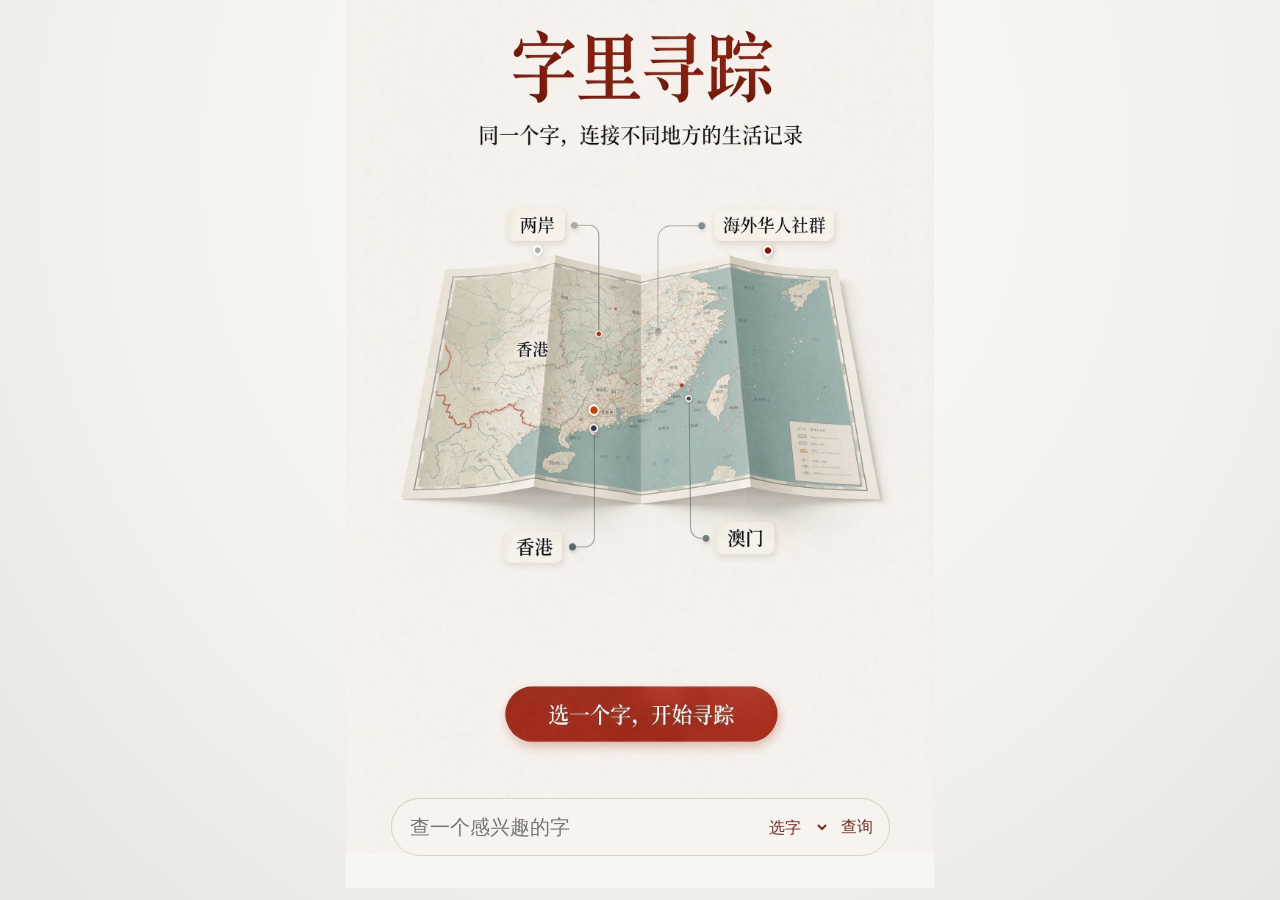
<file: index.html>
<!doctype html>
<html lang="zh-CN"><head><meta charset="utf-8"><meta name="viewport" content="width=device-width,initial-scale=1">
<title>字里寻踪：两岸四海的生活印记</title>
<script>
if (window.parent !== window) {
  window.parent.postMessage({isStreamlitMessage:true,type:'streamlit:componentReady',apiVersion:1}, '*');
  window.parent.postMessage({isStreamlitMessage:true,type:'streamlit:setFrameHeight',height:window.innerHeight}, '*');
}
</script>
</head><body>
<style>
* {box-sizing:border-box}
body {margin:0; min-height:100dvh; background:radial-gradient(ellipse at 52% 18%,#fdfcf9 0%,#f2f1ee 60%,#e6e5e1); color:#302b28}
#lookup-status {text-align:center;font:1rem/1.5 sans-serif;margin:0 auto;padding:10px}


.globe-cover {
  width:min(100%, 900px, calc((100dvh - 12px) * 1600 / 2416));
  aspect-ratio:1600/2416; margin:auto;
  position:relative; container-type:inline-size; overflow:hidden;
  background:#f8f6f1;
}
.globe-art {
  position:absolute; top:-20cqw; left:0; display:block;
  width:100%; height:auto; pointer-events:none;
  clip-path:inset(0 0 calc(100% - 165cqw) 0);
}
.globe-start,.globe-search { position:absolute; border-radius:999px; }
.globe-start { left:27%; top:116.53cqw; width:46.5%; height:9.97cqw; }
.globe-search { left:7.7%; top:135.75cqw; width:84.8%; height:9.79cqw; }
.globe-search input {
  width:100%; height:100%; border:0; border-radius:inherit; box-sizing:border-box;
  background:transparent; color:transparent; padding:0 5%;
  font:clamp(16px,3.5cqw,20px) "Songti SC","SimSun",serif;
}
.globe-search input:focus,.globe-search input:valid {background:#f7f4ef;color:#302b28;}
.globe-start:focus-visible,.globe-search input:focus-visible {outline:2px solid #8d291a;}

.lookup-result{max-width:42rem;margin:12px auto;padding:18px;background:#fffaf2;color:#3c2f29}.lookup-result a{color:#8c291d}
.globe-search {
  display:grid;
  grid-template-columns:minmax(0,1fr) clamp(54px,12cqw,72px) clamp(46px,10cqw,64px);
  align-items:center;
  min-height:34px;
  background:#f7f4ef;
  border:1px solid #dfd3c5;
}
.globe-search input,.globe-search input:focus,.globe-search input:valid {
  width:100%;
  min-width:0;
  padding:0 clamp(8px,3cqw,18px);
  background:transparent;
  color:#302b28;
}
.globe-search select,.globe-search button {
  width:100%;
  min-width:0;
  height:100%;
  border:0;
  background:transparent;
  color:#6f2c22;
  padding:0 5px;
  font:clamp(13px,2.8cqw,16px) system-ui,sans-serif;
  white-space:nowrap;
}
.globe-search button {
  padding-right:10px;
  border-radius:0 999px 999px 0;
  cursor:pointer;
}
.globe-search :is(select,button):focus-visible {
  outline:2px solid #8d291a;
  outline-offset:-2px;
}
.lookup-result{max-width:42rem;margin:12px auto;padding:18px;background:#fffaf2;color:#3c2f29}.lookup-result a{color:#8c291d}
</style>
<main class="globe-cover" aria-label="字里寻踪。 同一个字，连接不同地方的生活记录">
  <img class="globe-art" src="globe-cover-reference.png" width="1600" height="2848" alt="折页地图，标有两岸、香港、澳门与海外华人社群">
  <a class="globe-start" href="featured.html" target="_self" aria-label="选一个字，开始寻踪"></a>
  <form class="globe-search" id="lookup" role="search"><input id="hanzi" aria-label="输入一个汉字" placeholder="查一个感兴趣的字" autocomplete="off" enterkeyhint="search"><select id="featured-word" aria-label="快速选择精选汉字"><option value="">选字</option><option value="年">年</option><option value="门">门</option><option value="茶">茶</option><option value="船">船</option><option value="灯">灯</option><option value="圆">圆</option></select><button type="submit">查询</button></form>
</main>

<section id="lookup-result" class="lookup-result" hidden>
<h2 id="word"></h2><p id="status" role="status"></p><div id="definitions"></div>
<p><a id="source" target="_blank" rel="noopener">查看萌典原词条</a></p>
<button id="retry" type="button" hidden>重新查询</button> <a id="story">查看精选故事</a>
</section>
<script>
const input = document.getElementById('hanzi');
const featuredWord = document.getElementById('featured-word');
const panel = document.getElementById('lookup-result');
const heading = document.getElementById('word');
const status = document.getElementById('status');
const definitions = document.getElementById('definitions');
const source = document.getElementById('source');
const retry = document.getElementById('retry');
const story = document.getElementById('story');
const entries = {年:['年','nian.html'],门:['門','men.html'],茶:['茶','cha.html'],船:['船','chuan.html'],灯:['燈','deng.html'],圆:['圓','yuan.html']};
for (const character of ['门', '灯', '圆']) {
  entries[entries[character][0]] = entries[character];
}
let active;
async function lookup() {
  active?.abort();
  active = null;
  const word = input.value.trim();
  panel.hidden = false;
  definitions.replaceChildren();
  retry.hidden = true;
  source.hidden = true;
  story.hidden = true;
  heading.textContent = '';
  if (!/^\p{Script=Han}$/u.test(word)) {
    status.textContent = '请一次输入一个汉字。';
    panel.scrollIntoView({block:'nearest'});
    return;
  }
  const [form, storyUrl] = entries[word] ?? [word];
  const controller = new AbortController();
  active = controller;
  const timeout = setTimeout(() => controller.abort(), 10000);
  panel.hidden = false;
  heading.textContent = word;
  status.textContent = '正在查询萌典…';
  definitions.replaceChildren();
  retry.hidden = true;
  source.href = 'https://www.moedict.tw/' + encodeURIComponent(form);
  source.hidden = false;
  if (storyUrl) {
    story.href = storyUrl;
    story.hidden = false;
  }
  panel.scrollIntoView({block:'nearest'});
  try {
    const response = await fetch('https://www.moedict.tw/uni/' + encodeURIComponent(form), {signal:controller.signal});
    if (active !== controller || input.value.trim() !== word) return;
    if (response.status === 404) {
      status.textContent = '萌典未找到这个字，可尝试另一种简繁写法。';
      return;
    }
    if (!response.ok) throw new Error('Dictionary request failed');
    const entry = await response.json();
    if (active !== controller || input.value.trim() !== word) return;
    if (entry.title !== form || !Array.isArray(entry.heteronyms)) throw new Error('Unexpected entry');
    heading.textContent = word === form ? word : word + ' · 萌典字形「' + form + '」';
    status.textContent = [entry.radical && '部首 ' + entry.radical, entry.stroke_count && '词典字形笔画 ' + entry.stroke_count].filter(Boolean).join('　');
    for (const reading of entry.heteronyms) {
      const paragraph = document.createElement('p');
      paragraph.textContent = [reading.pinyin || reading.bopomofo, (reading.definitions || []).filter(item => item.def).map((item, index) => (index + 1) + '. ' + (item.type ? '[' + item.type + '] ' : '') + item.def + (item.example?.length ? ' 例：' + item.example.join('；') : '')).join('\n')].filter(Boolean).join('　');
      paragraph.style.whiteSpace = 'pre-wrap';
      definitions.append(paragraph);
    }
  } catch {
    if (active !== controller || input.value.trim() !== word) return;
    status.textContent = '暂时无法取得词条，可重试或查看萌典原词条。';
    retry.hidden = false;
  } finally {clearTimeout(timeout);}
}
document.getElementById('lookup').addEventListener('submit', event => {
  event.preventDefault();
  lookup();
});
featuredWord.addEventListener('change', () => {
  if (!featuredWord.value) return;
  input.value = featuredWord.value;
  lookup();
});
input.addEventListener('input', () => {
  featuredWord.value = '';
  active?.abort();
  active = null;
  panel.hidden = true;
});
retry.addEventListener('click', lookup);
const requested = new URLSearchParams(location.search).get('hanzi');
if (requested) {
  input.value = requested;
  lookup();
}
</script>
</body></html>
</file>
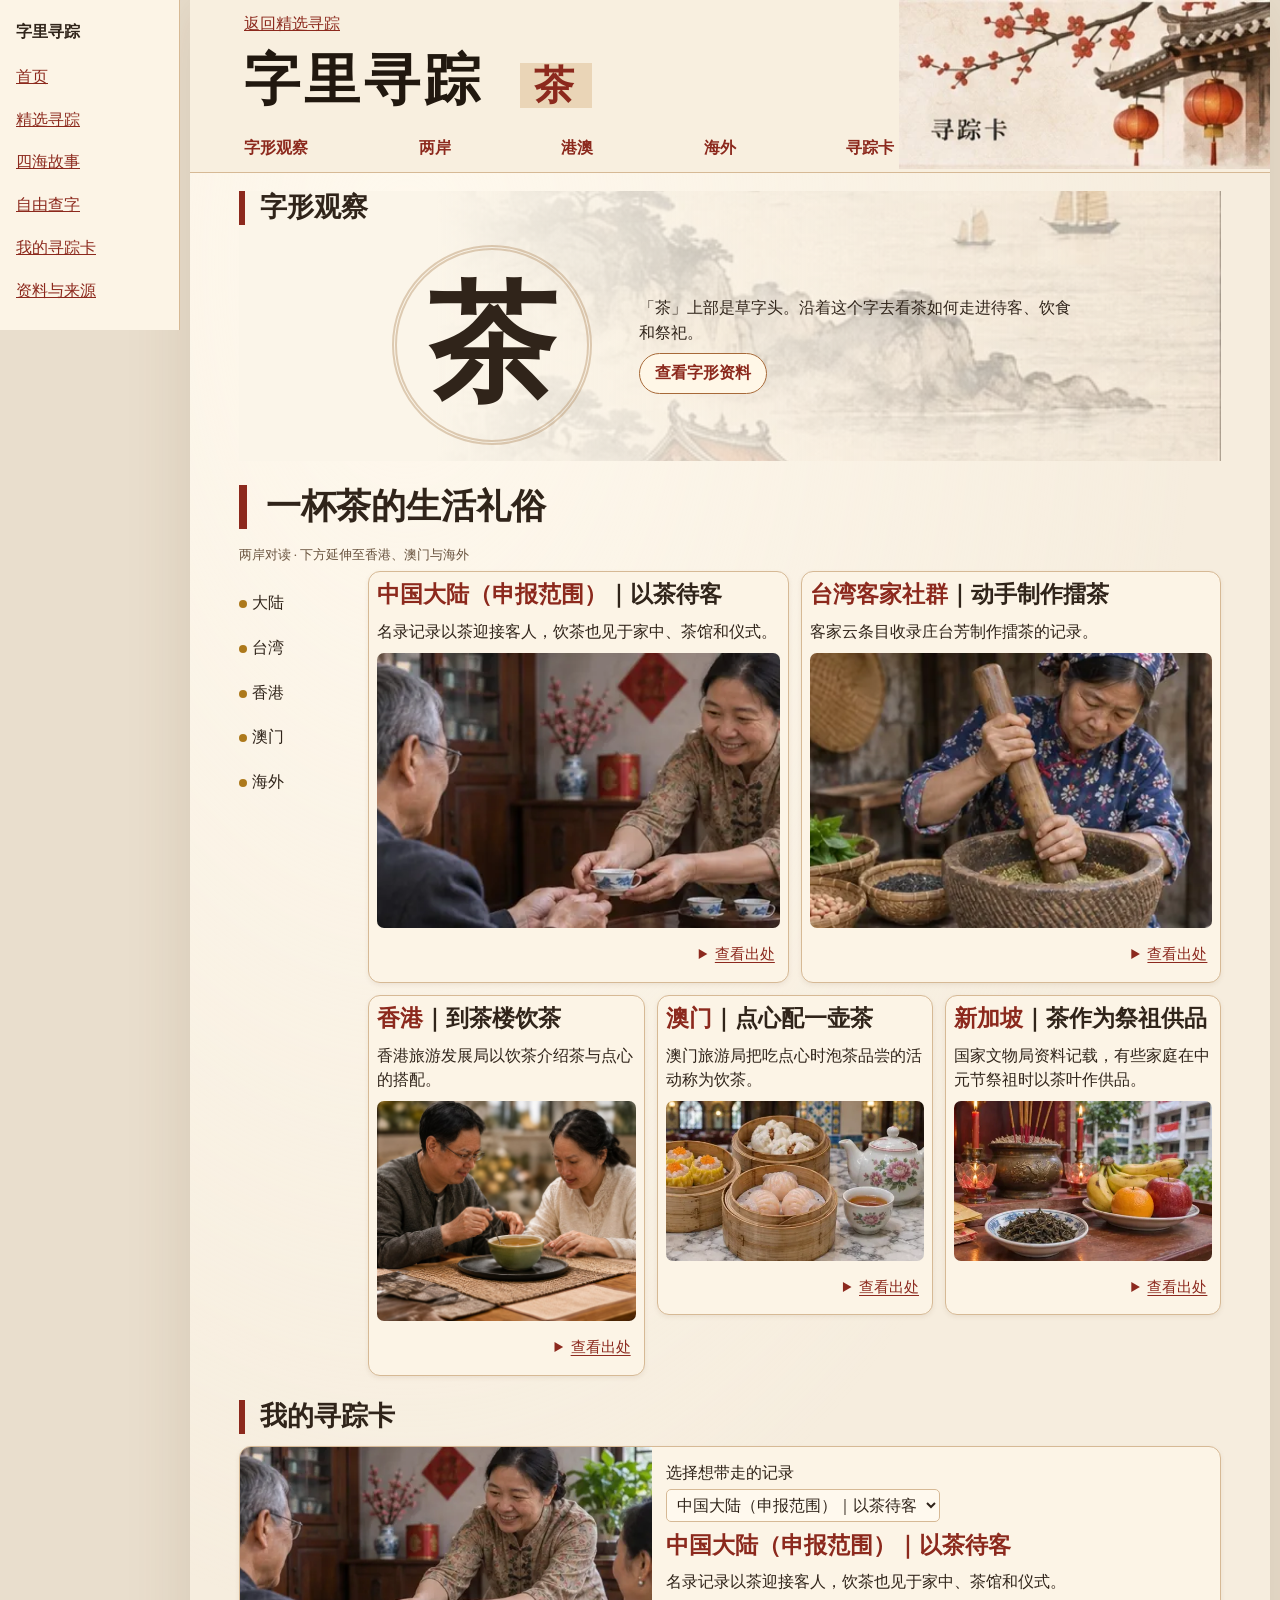
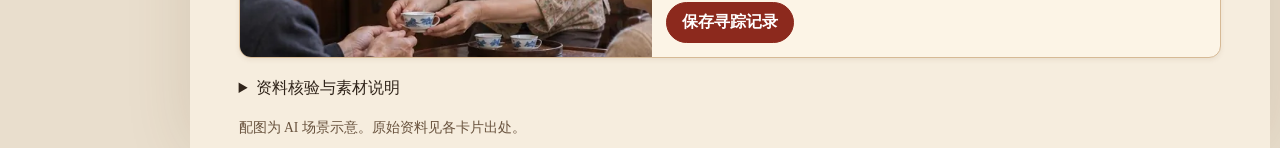
<file: cha.html>
<!doctype html><html lang="zh-CN"><head><meta charset="utf-8"><meta name="viewport" content="width=device-width, initial-scale=1"><title>茶 · 一杯茶的生活礼俗</title><link rel="stylesheet" href="style.css"><style>.demo-shell{display:grid;grid-template-columns:180px minmax(0,1fr);max-width:1280px;margin:auto;align-items:start}.page{width:100%}.directory{position:sticky;top:0;background:#fcf4e6;padding:20px 16px;border-right:1px solid var(--line)}.directory nav{display:grid;gap:6px;margin-top:14px}.directory a{padding:6px 0}#sources{margin-top:18px;scroll-margin-top:145px}.demo-caption{font-size:.82rem;color:#69533e}.tile img{object-position:var(--crop,50%)}
@media(max-width:750px){.demo-shell{display:block}.directory{position:static}.directory nav{grid-template-columns:repeat(3,1fr)}.tile p{display:block}header nav{flex-wrap:wrap}}</style><style id="tea-image-preview">#cha-3 img{aspect-ratio:auto;object-position:center}dialog:has(#record-image[src="cha-hongkong-restored.jpg"]){width:min(94vw,700px)}dialog #record-image[src="cha-hongkong-restored.jpg"]{max-height:min(58vh,520px);object-fit:contain}@media(max-width:540px){.extras #cha-3{grid-column:1/-1}}</style><style>
.story-evidence{margin:0 10px 10px;font-size:.95rem}
.story-evidence summary{color:#8c291e;text-align:right;padding:6px 3px;cursor:pointer;text-decoration:underline;text-underline-offset:3px}
.story-evidence-content{background:#fff9ee;border-top:1px solid #dbc4a7;padding:12px;line-height:1.6}
.story-evidence dl,.story-evidence dd,.story-evidence blockquote{margin:0}
.story-evidence dt{color:#75412a;font-size:.84rem;font-weight:700}
.story-evidence dd{margin-bottom:10px}
.story-evidence blockquote{border-left:2px solid #b77e55;padding-left:10px}
.story-evidence p{margin:0}
.story-evidence-content>a{font-weight:700}
.pair:has(.story-evidence),.extras:has(.story-evidence){align-items:start}
@media(max-width:540px){.pair:has(.story-evidence){grid-template-columns:1fr}}
</style></head><body data-character="茶"><div class="demo-shell"><aside class="directory"><strong>字里寻踪</strong><nav aria-label="功能目录"><a href="./">首页</a><a href="featured.html">精选寻踪</a><a href="regions.html">四海故事</a><a href="#story-lookup" data-open-story-lookup aria-controls="story-lookup" aria-expanded="false">自由查字</a><a href="#keepsake">我的寻踪卡</a><a href="#sources">资料与来源</a></nav></aside><div class="page"><header><a href="featured.html">返回精选寻踪</a><div class="brand">字里寻踪 <span>茶</span></div><nav aria-label="章节"><a href="#form">字形观察</a><a href="#strait">两岸</a><a href="#cha-3">港澳</a><a href="#cha-5">海外</a><a href="#keepsake">寻踪卡</a></nav></header>
<main><style>
.story-lookup{scroll-margin-top:130px;background:#fcf7ed;border:1px solid #d9c5ac;border-radius:12px;padding:clamp(10px,3vw,22px);margin:0 0 20px}
.story-lookup[hidden]{display:none}
.story-lookup-heading{display:flex;align-items:center;justify-content:space-between;gap:8px;margin-bottom:8px}
.story-lookup-heading h2{margin:0}
.story-lookup-heading button{border:1px solid #d9c5ac;border-radius:999px;background:#fffaf2;color:#8c291d;min-height:44px;padding:4px 12px;white-space:nowrap}
.story-lookup-form{display:grid;grid-template-columns:minmax(0,1fr) 62px 54px;max-width:550px;min-height:44px;border:1px solid #d9c5ac;border-radius:999px;background:#fffbf3}
.story-lookup-form>*{min-width:0;width:100%;font:inherit;border:0;background:transparent;color:#8c291d;white-space:nowrap;padding:4px 6px}
.story-lookup-form input{color:#30241a;border-radius:999px 0 0 999px;padding-left:12px}
.story-lookup-form button{border-radius:0 999px 999px 0}
.story-lookup-form :focus-visible{outline:2px solid #8c291d;outline-offset:-2px}
.story-lookup .lookup-result{margin-top:12px;max-width:650px}
</style>
<section id="story-lookup" class="story-lookup" aria-labelledby="story-lookup-title" hidden>
<div class="story-lookup-heading"><h2 id="story-lookup-title">自由查字</h2><button type="button" id="close-story-lookup">收起查字</button></div>
<form class="story-lookup-form" id="story-lookup-form" role="search"><input id="hanzi" aria-label="输入一个汉字" placeholder="查一个感兴趣的字" autocomplete="off" enterkeyhint="search"><select id="featured-word" aria-label="快速选择精选汉字"><option value="">选字</option><option value="年">年</option><option value="门">门</option><option value="茶">茶</option><option value="船">船</option><option value="灯">灯</option><option value="圆">圆</option></select><button type="submit">查询</button></form>
<section id="lookup-result" class="lookup-result" hidden>
<h2 id="word"></h2><p id="status" role="status"></p><div id="definitions"></div>
<p><a id="source" target="_blank" rel="noopener">查看萌典原词条</a></p>
<button id="retry" type="button" hidden>重新查询</button> <a id="story">查看精选故事</a>
</section>
</section><section id="form"><h2>字形观察</h2><div class="observation"><div class="glyph">茶</div><div><p>「茶」上部是草字头。沿着这个字去看茶如何走进待客、饮食和祭祀。</p><button class="outline" id="open-glyph" type="button" aria-haspopup="dialog" aria-controls="glyph-dialog">查看字形资料</button></div></div></section>
<section id="strait"><h1>一杯茶的生活礼俗</h1><p class="demo-caption">两岸对读 · 下方延伸至香港、澳门与海外</p><div class="journey"><nav class="route" aria-label="地区"><button type="button" data-record="cha-1">大陆</button><button type="button" data-record="cha-2">台湾</button><button type="button" data-record="cha-3">香港</button><button type="button" data-record="cha-4">澳门</button><button type="button" data-record="cha-5">海外</button></nav><div><div class="pair"><article class="tile" id="cha-1" style="--crop:20%"><button type="button" data-record="cha-1"><h3><strong>中国大陆（申报范围）</strong>｜以茶待客</h3><p>名录记录以茶迎接客人，饮茶也见于家中、茶馆和仪式。</p><img src="cha-1-regional.webp" alt="主题场景示意"></button><details class="story-evidence"><summary>查看出处</summary><div class="story-evidence-content"><dl><dt>故事细节</dt><dd>名录记录以茶迎接客人，饮茶也见于家中、茶馆和仪式。</dd><dt>原文定位</dt><dd>Traditional tea processing techniques and associated social practices in China · 项目简介</dd></dl><a href="https://ich.unesco.org/RL/traditional-tea-processing-techniques-and-associated-social-practices-in-china-01884" target="_blank" rel="noopener">打开原文 →</a></div></details></article><article class="tile" id="cha-2" style="--crop:40%"><button type="button" data-record="cha-2"><h3><strong>台湾客家社群</strong>｜动手制作擂茶</h3><p>客家云条目收录庄台芳制作擂茶的记录。</p><img src="cha-2-regional.webp" alt="主题场景示意"></button><details class="story-evidence"><summary>查看出处</summary><div class="story-evidence-content"><dl><dt>故事细节</dt><dd>客家云条目收录庄台芳制作擂茶的记录。</dd><dt>原文定位</dt><dd>莊臺芳製作擂茶 · 条目正文</dd></dl><a href="https://cloud.hakka.gov.tw/Details?p=80523&amp;pid=290056" target="_blank" rel="noopener">打开原文 →</a></div></details></article></div><div class="extras"><article class="tile" id="cha-3" style="--crop:50%"><button type="button" data-record="cha-3"><h3><strong>香港</strong>｜到茶楼饮茶</h3><p>香港旅游发展局以饮茶介绍茶与点心的搭配。</p><img src="cha-hongkong-restored.jpg" alt="主题场景示意"></button><details class="story-evidence"><summary>查看出处</summary><div class="story-evidence-content"><dl><dt>故事细节</dt><dd>香港旅游发展局以饮茶介绍茶与点心的搭配。</dd><dt>原文定位</dt><dd>Yum Cha · 正文</dd></dl><a href="https://www.discoverhongkong.com/eng/place-to-go/travel.guide-yum-cha.html" target="_blank" rel="noopener">打开原文 →</a></div></details></article><article class="tile" id="cha-4" style="--crop:75%"><button type="button" data-record="cha-4"><h3><strong>澳门</strong>｜点心配一壶茶</h3><p>澳门旅游局把吃点心时泡茶品尝的活动称为饮茶。</p><img src="cha-4-regional.webp" alt="主题场景示意"></button><details class="story-evidence"><summary>查看出处</summary><div class="story-evidence-content"><dl><dt>故事细节</dt><dd>澳门旅游局把吃点心时泡茶品尝的活动称为饮茶。</dd><dt>原文定位</dt><dd>中式点心及菜肴 · 饮茶介绍</dd></dl><a href="https://www.macaotourism.gov.mo/zh-hant/dining/taste-of-macao/chinese-dimsum-and-dishes" target="_blank" rel="noopener">打开原文 →</a></div></details></article><article class="tile" id="cha-5" style="--crop:100%"><button type="button" data-record="cha-5"><h3><strong>新加坡</strong>｜茶作为祭祖供品</h3><p>国家文物局资料记载，有些家庭在中元节祭祖时以茶叶作供品。</p><img src="cha-5-regional.webp" alt="主题场景示意"></button><details class="story-evidence"><summary>查看出处</summary><div class="story-evidence-content"><dl><dt>故事细节</dt><dd>国家文物局资料记载，有些家庭在中元节祭祖时以茶叶作供品。</dd><dt>原文定位</dt><dd>Making and Sharing of Tea · 祭祀用途段落</dd></dl><a href="https://www.roots.gov.sg/ich-landing/ich/Making-and-Sharing-of-Tea" target="_blank" rel="noopener">打开原文 →</a></div></details></article></div></div></div></section>
<section id="keepsake"><h2>我的寻踪卡</h2><div class="keepsake"><img id="keepsake-image" src="cha-1-regional.webp" alt="主题场景示意"><div class="note"><label for="place">选择想带走的记录</label><select id="place"><option value="cha-1">中国大陆（申报范围）｜以茶待客</option><option value="cha-2">台湾客家社群｜动手制作擂茶</option><option value="cha-3">香港｜到茶楼饮茶</option><option value="cha-4">澳门｜点心配一壶茶</option><option value="cha-5">新加坡｜茶作为祭祖供品</option></select><h3 id="selected-title"></h3><p id="selected-detail" aria-live="polite"></p><button class="solid" id="save">保存寻踪记录</button></div></div></section>
<details id="sources"><summary>资料核验与素材说明</summary><ul><li>中国大陆（申报范围） · <a href="https://ich.unesco.org/RL/traditional-tea-processing-techniques-and-associated-social-practices-in-china-01884">Traditional tea processing techniques and associated social practices in China</a> · 项目简介</li><li>台湾客家社群 · <a href="https://cloud.hakka.gov.tw/Details?p=80523&amp;pid=290056">莊臺芳製作擂茶</a> · 条目正文</li><li>香港 · <a href="https://www.discoverhongkong.com/eng/place-to-go/travel.guide-yum-cha.html">Yum Cha</a> · 正文</li><li>澳门 · <a href="https://www.macaotourism.gov.mo/zh-hant/dining/taste-of-macao/chinese-dimsum-and-dishes">中式点心及菜肴</a> · 饮茶介绍</li><li>新加坡 · <a href="https://www.roots.gov.sg/ich-landing/ich/Making-and-Sharing-of-Tea">Making and Sharing of Tea</a> · 祭祀用途段落</li></ul></details><footer>配图为 AI 场景示意。原始资料见各卡片出处。</footer></main></div></div>
<dialog aria-labelledby="record-title"><form method="dialog"><button class="close" aria-label="关闭记录">×</button></form><img id="record-image" alt="主题场景示意"><div class="record"><h2 id="record-title"></h2><p id="record-body"></p><blockquote id="record-quote"></blockquote><div class="actions"><a id="record-source">查看出处</a><button class="solid" id="keep">加入寻踪卡</button></div></div></dialog>
<script id="records" type="application/json">[{"id":"cha-1","hanzi":"茶","region":"大陆","place":"中国大陆（申报范围）","title":"以茶待客","body":"名录记录以茶迎接客人，饮茶也见于家中、茶馆和仪式。","source_title":"Traditional tea processing techniques and associated social practices in China","source_section":"项目简介","source_url":"https://ich.unesco.org/RL/traditional-tea-processing-techniques-and-associated-social-practices-in-china-01884","status":"来源已定位","material_use":"中文摘要；不转载原图，引用时附出处","short":"以茶待客","recorded_action":"名录记录以茶迎接客人，饮茶也见于家中、茶馆和仪式。","image":"cha-1-regional.webp"},{"id":"cha-2","hanzi":"茶","region":"台湾","place":"台湾客家社群","title":"动手制作擂茶","body":"客家云条目收录庄台芳制作擂茶的记录。","source_title":"莊臺芳製作擂茶","source_section":"条目正文","source_url":"https://cloud.hakka.gov.tw/Details?p=80523&pid=290056","status":"来源已定位","material_use":"中文摘要；不转载原图，引用时附出处","short":"动手制作擂茶","recorded_action":"客家云条目收录庄台芳制作擂茶的记录。","image":"cha-2-regional.webp"},{"id":"cha-3","hanzi":"茶","region":"香港","place":"香港","title":"到茶楼饮茶","body":"香港旅游发展局以饮茶介绍茶与点心的搭配。","source_title":"Yum Cha","source_section":"正文","source_url":"https://www.discoverhongkong.com/eng/place-to-go/travel.guide-yum-cha.html","status":"来源已定位","material_use":"中文摘要；不转载原图，引用时附出处","short":"到茶楼饮茶","recorded_action":"香港旅游发展局以饮茶介绍茶与点心的搭配。","image":"cha-hongkong-restored.jpg"},{"id":"cha-4","hanzi":"茶","region":"澳门","place":"澳门","title":"点心配一壶茶","body":"澳门旅游局把吃点心时泡茶品尝的活动称为饮茶。","source_title":"中式点心及菜肴","source_section":"饮茶介绍","source_url":"https://www.macaotourism.gov.mo/zh-hant/dining/taste-of-macao/chinese-dimsum-and-dishes","status":"来源已定位","material_use":"中文摘要；不转载原图，引用时附出处","short":"点心配一壶茶","recorded_action":"澳门旅游局把吃点心时泡茶品尝的活动称为饮茶。","image":"cha-4-regional.webp"},{"id":"cha-5","hanzi":"茶","region":"海外","place":"新加坡","title":"茶作为祭祖供品","body":"国家文物局资料记载，有些家庭在中元节祭祖时以茶叶作供品。","source_title":"Making and Sharing of Tea","source_section":"祭祀用途段落","source_url":"https://www.roots.gov.sg/ich-landing/ich/Making-and-Sharing-of-Tea","status":"来源已定位","material_use":"中文摘要；不转载原图，引用时附出处","short":"茶作为祭祖供品","recorded_action":"国家文物局资料记载，有些家庭在中元节祭祖时以茶叶作供品。","image":"cha-5-regional.webp"}]</script><script src="demo.js"></script><script>const sources=document.getElementById('sources');function revealSources(){if(location.hash==='#sources')sources.open=true;}addEventListener('hashchange',revealSources);revealSources();</script><style>
#glyph-dialog{width:min(92vw,620px);max-height:88vh;padding:22px;box-sizing:border-box;overflow:auto}
#glyph-dialog .glyph-preview-head{display:flex;align-items:start;justify-content:space-between;gap:12px}
#glyph-dialog .glyph-close{min-width:44px;min-height:44px;background:transparent;border:1px solid currentColor;border-radius:50%;font:inherit;cursor:pointer}
#glyph-dialog .glyph-forms{display:flex;flex-wrap:wrap;justify-content:center;gap:12px;margin:16px 0}
#glyph-dialog .glyph-form{flex:1 1 110px;text-align:center}
#glyph-dialog .glyph-large{display:block;font:clamp(82px,26vw,190px)/1.15 KaiTi,STKaiti,serif;color:#8c291d}
#glyph-dialog p{margin:14px 0}
</style>
<dialog id="glyph-dialog" aria-labelledby="glyph-title">
  <div class="glyph-preview-head"><h2 id="glyph-title">「茶」字形观察</h2><form method="dialog"><button type="submit" class="glyph-close" aria-label="关闭字形预览">×</button></form></div>
  <div class="glyph-forms"><div class="glyph-form"><span class="glyph-large">茶</span></div></div>
  <p>「茶」上部是草字头。沿着这个字去看茶如何走进待客、饮食和祭祀。</p>
  <a href="https://humanum.arts.cuhk.edu.hk/Lexis/lexi-mf/search.php?word=%E8%8C%B6" target="_blank" rel="noopener">打开原始字形资料</a>
</dialog>
<script>
(() => {
  const trigger = document.getElementById('open-glyph');
  const preview = document.getElementById('glyph-dialog');
  trigger.addEventListener('click', () => preview.showModal());
  preview.addEventListener('close', () => trigger.focus({preventScroll: true}));
})();
</script>
<script>
(() => {

const input = document.getElementById('hanzi');
const featuredWord = document.getElementById('featured-word');
const panel = document.getElementById('lookup-result');
const heading = document.getElementById('word');
const status = document.getElementById('status');
const definitions = document.getElementById('definitions');
const source = document.getElementById('source');
const retry = document.getElementById('retry');
const story = document.getElementById('story');
const entries = {年:['年','nian.html'],门:['門','men.html'],茶:['茶','cha.html'],船:['船','chuan.html'],灯:['燈','deng.html'],圆:['圓','yuan.html']};
for (const character of ['门', '灯', '圆']) {
  entries[entries[character][0]] = entries[character];
}
let active;
async function lookup() {
  active?.abort();
  active = null;
  const word = input.value.trim();
  panel.hidden = false;
  definitions.replaceChildren();
  retry.hidden = true;
  source.hidden = true;
  story.hidden = true;
  heading.textContent = '';
  if (!/^\p{Script=Han}$/u.test(word)) {
    status.textContent = '请一次输入一个汉字。';

    return;
  }
  const [form, storyUrl] = entries[word] ?? [word];
  const controller = new AbortController();
  active = controller;
  const timeout = setTimeout(() => controller.abort(), 10000);
  panel.hidden = false;
  heading.textContent = word;
  status.textContent = '正在查询萌典…';
  definitions.replaceChildren();
  retry.hidden = true;
  source.href = 'https://www.moedict.tw/' + encodeURIComponent(form);
  source.hidden = false;
  if (storyUrl) {
    story.href = storyUrl;
    story.hidden = false;
  }

  try {
    const response = await fetch('https://www.moedict.tw/uni/' + encodeURIComponent(form), {signal:controller.signal});
    if (active !== controller || input.value.trim() !== word) return;
    if (response.status === 404) {
      status.textContent = '萌典未找到这个字，可尝试另一种简繁写法。';
      return;
    }
    if (!response.ok) throw new Error('Dictionary request failed');
    const entry = await response.json();
    if (active !== controller || input.value.trim() !== word) return;
    if (entry.title !== form || !Array.isArray(entry.heteronyms)) throw new Error('Unexpected entry');
    heading.textContent = word === form ? word : word + ' · 萌典字形「' + form + '」';
    status.textContent = [entry.radical && '部首 ' + entry.radical, entry.stroke_count && '词典字形笔画 ' + entry.stroke_count].filter(Boolean).join('　');
    for (const reading of entry.heteronyms) {
      const paragraph = document.createElement('p');
      paragraph.textContent = [reading.pinyin || reading.bopomofo, (reading.definitions || []).filter(item => item.def).map((item, index) => (index + 1) + '. ' + (item.type ? '[' + item.type + '] ' : '') + item.def + (item.example?.length ? ' 例：' + item.example.join('；') : '')).join('\n')].filter(Boolean).join('　');
      paragraph.style.whiteSpace = 'pre-wrap';
      definitions.append(paragraph);
    }
  } catch {
    if (active !== controller || input.value.trim() !== word) return;
    status.textContent = '暂时无法取得词条，可重试或查看萌典原词条。';
    retry.hidden = false;
  } finally {clearTimeout(timeout);}
}
document.getElementById('story-lookup-form').addEventListener('submit', event => {
  event.preventDefault();
  lookup();
});
featuredWord.addEventListener('change', () => {
  if (!featuredWord.value) return;
  input.value = featuredWord.value;
  lookup();
});
input.addEventListener('input', () => {
  featuredWord.value = '';
  active?.abort();
  active = null;
  panel.hidden = true;
});
retry.addEventListener('click', lookup);

const region = document.getElementById('story-lookup');
const open = document.querySelector('[data-open-story-lookup]');
const close = document.getElementById('close-story-lookup');
let readingPosition;
open.addEventListener('click', event => {
  event.preventDefault();
  event.stopPropagation();
  if (region.hidden) readingPosition = window.scrollY;
  region.hidden = false;
  open.setAttribute('aria-expanded', 'true');
  window.scrollTo(0, window.scrollY + region.getBoundingClientRect().top - 130);
  input.focus({preventScroll: true});
});
function closeLookup() {
  active?.abort();
  active = null;
  region.hidden = true;
  panel.hidden = true;
  open.setAttribute('aria-expanded', 'false');
  open.focus({preventScroll: true});
  window.scrollTo(0, readingPosition ?? 0);
}
close.addEventListener('click', closeLookup);
region.addEventListener('keydown', event => {
  if (event.key === 'Escape') closeLookup();
});
})();
</script></body></html>
</file>
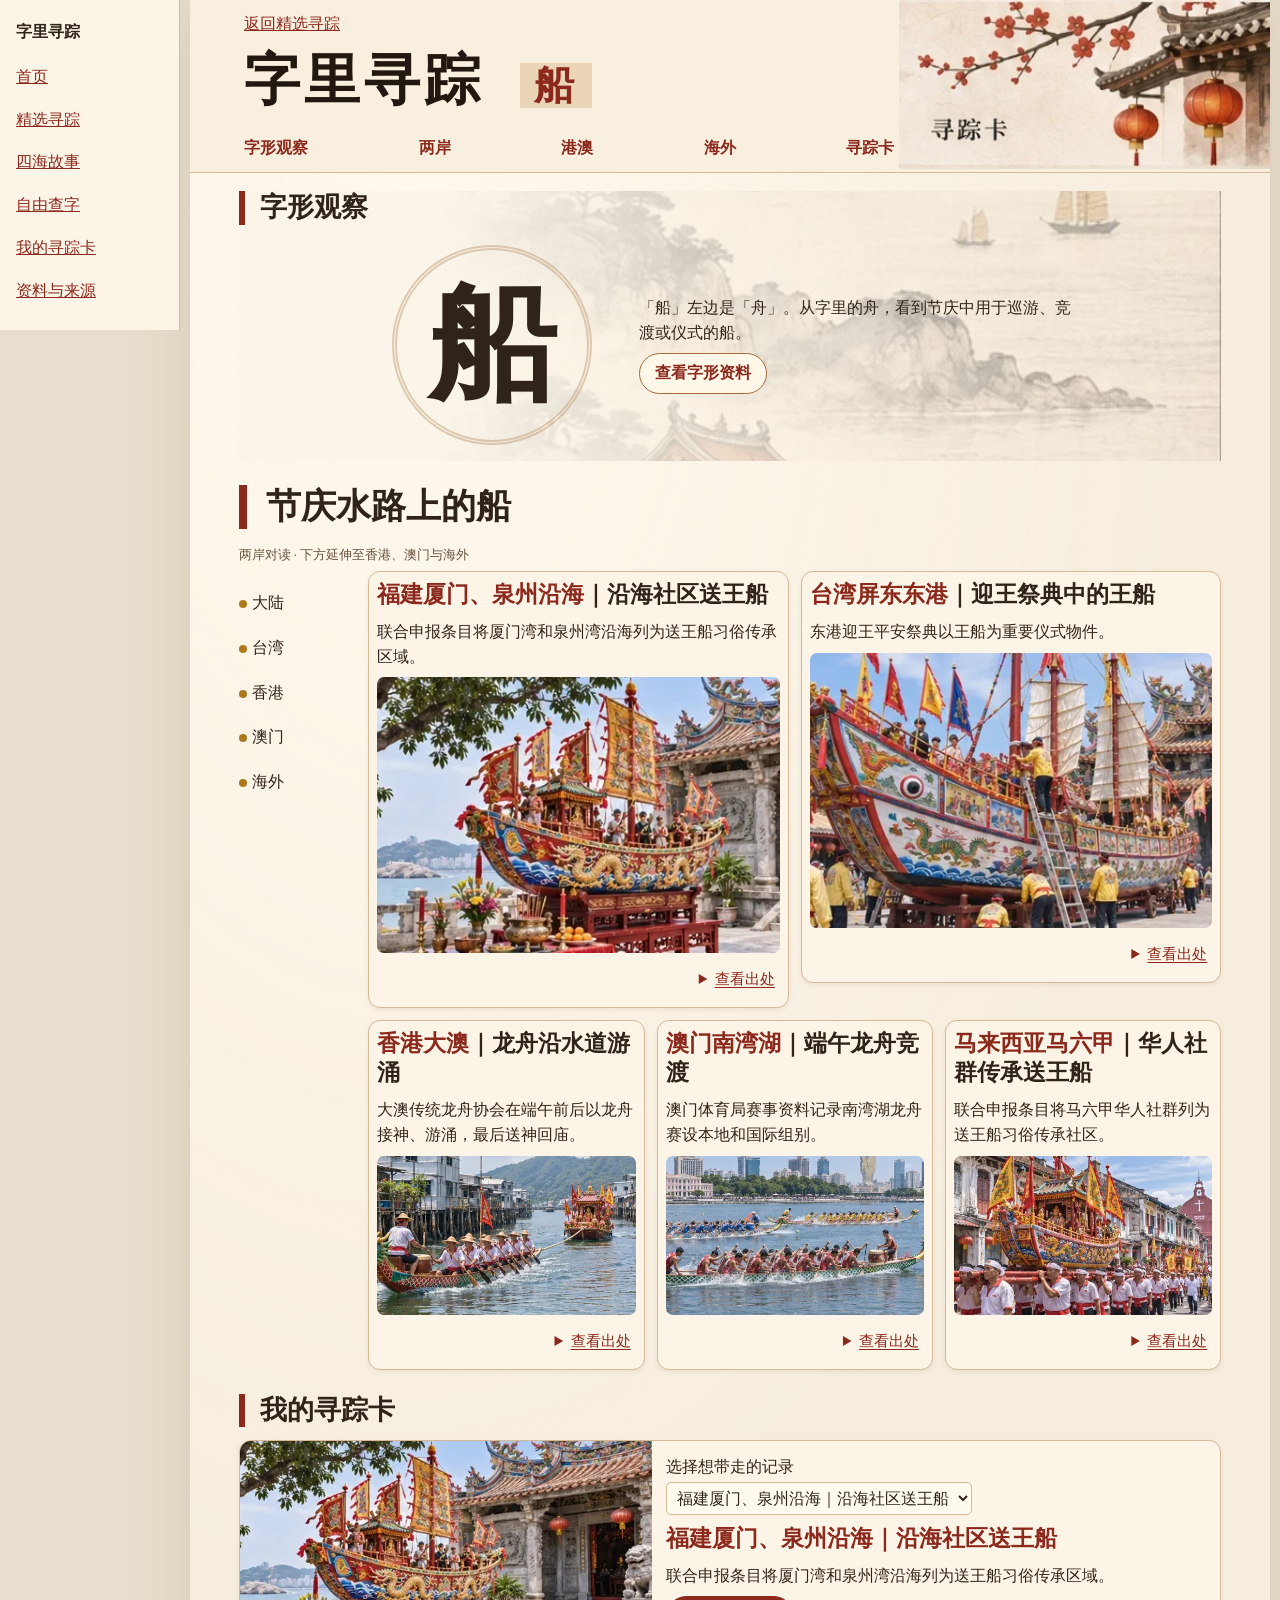
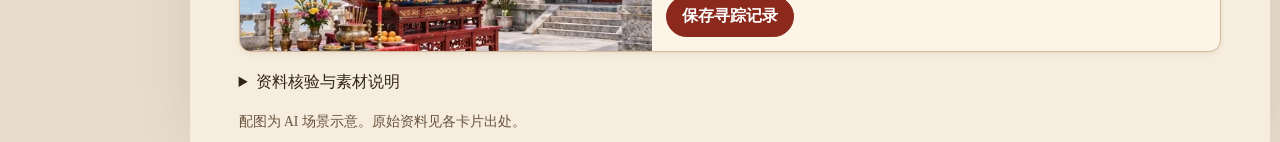
<file: chuan.html>
<!doctype html><html lang="zh-CN"><head><meta charset="utf-8"><meta name="viewport" content="width=device-width, initial-scale=1"><title>船 · 节庆水路上的船</title><link rel="stylesheet" href="style.css"><style>.demo-shell{display:grid;grid-template-columns:180px minmax(0,1fr);max-width:1280px;margin:auto;align-items:start}.page{width:100%}.directory{position:sticky;top:0;background:#fcf4e6;padding:20px 16px;border-right:1px solid var(--line)}.directory nav{display:grid;gap:6px;margin-top:14px}.directory a{padding:6px 0}#sources{margin-top:18px;scroll-margin-top:145px}.demo-caption{font-size:.82rem;color:#69533e}.tile img{object-position:var(--crop,50%)}
@media(max-width:750px){.demo-shell{display:block}.directory{position:static}.directory nav{grid-template-columns:repeat(3,1fr)}.tile p{display:block}header nav{flex-wrap:wrap}}</style><style>
.story-evidence{margin:0 10px 10px;font-size:.95rem}
.story-evidence summary{color:#8c291e;text-align:right;padding:6px 3px;cursor:pointer;text-decoration:underline;text-underline-offset:3px}
.story-evidence-content{background:#fff9ee;border-top:1px solid #dbc4a7;padding:12px;line-height:1.6}
.story-evidence dl,.story-evidence dd,.story-evidence blockquote{margin:0}
.story-evidence dt{color:#75412a;font-size:.84rem;font-weight:700}
.story-evidence dd{margin-bottom:10px}
.story-evidence blockquote{border-left:2px solid #b77e55;padding-left:10px}
.story-evidence p{margin:0}
.story-evidence-content>a{font-weight:700}
.pair:has(.story-evidence),.extras:has(.story-evidence){align-items:start}
@media(max-width:540px){.pair:has(.story-evidence){grid-template-columns:1fr}}
</style></head><body data-character="船"><div class="demo-shell"><aside class="directory"><strong>字里寻踪</strong><nav aria-label="功能目录"><a href="./">首页</a><a href="featured.html">精选寻踪</a><a href="regions.html">四海故事</a><a href="#story-lookup" data-open-story-lookup aria-controls="story-lookup" aria-expanded="false">自由查字</a><a href="#keepsake">我的寻踪卡</a><a href="#sources">资料与来源</a></nav></aside><div class="page"><header><a href="featured.html">返回精选寻踪</a><div class="brand">字里寻踪 <span>船</span></div><nav aria-label="章节"><a href="#form">字形观察</a><a href="#strait">两岸</a><a href="#chuan-3">港澳</a><a href="#chuan-5">海外</a><a href="#keepsake">寻踪卡</a></nav></header>
<main><style>
.story-lookup{scroll-margin-top:130px;background:#fcf7ed;border:1px solid #d9c5ac;border-radius:12px;padding:clamp(10px,3vw,22px);margin:0 0 20px}
.story-lookup[hidden]{display:none}
.story-lookup-heading{display:flex;align-items:center;justify-content:space-between;gap:8px;margin-bottom:8px}
.story-lookup-heading h2{margin:0}
.story-lookup-heading button{border:1px solid #d9c5ac;border-radius:999px;background:#fffaf2;color:#8c291d;min-height:44px;padding:4px 12px;white-space:nowrap}
.story-lookup-form{display:grid;grid-template-columns:minmax(0,1fr) 62px 54px;max-width:550px;min-height:44px;border:1px solid #d9c5ac;border-radius:999px;background:#fffbf3}
.story-lookup-form>*{min-width:0;width:100%;font:inherit;border:0;background:transparent;color:#8c291d;white-space:nowrap;padding:4px 6px}
.story-lookup-form input{color:#30241a;border-radius:999px 0 0 999px;padding-left:12px}
.story-lookup-form button{border-radius:0 999px 999px 0}
.story-lookup-form :focus-visible{outline:2px solid #8c291d;outline-offset:-2px}
.story-lookup .lookup-result{margin-top:12px;max-width:650px}
</style>
<section id="story-lookup" class="story-lookup" aria-labelledby="story-lookup-title" hidden>
<div class="story-lookup-heading"><h2 id="story-lookup-title">自由查字</h2><button type="button" id="close-story-lookup">收起查字</button></div>
<form class="story-lookup-form" id="story-lookup-form" role="search"><input id="hanzi" aria-label="输入一个汉字" placeholder="查一个感兴趣的字" autocomplete="off" enterkeyhint="search"><select id="featured-word" aria-label="快速选择精选汉字"><option value="">选字</option><option value="年">年</option><option value="门">门</option><option value="茶">茶</option><option value="船">船</option><option value="灯">灯</option><option value="圆">圆</option></select><button type="submit">查询</button></form>
<section id="lookup-result" class="lookup-result" hidden>
<h2 id="word"></h2><p id="status" role="status"></p><div id="definitions"></div>
<p><a id="source" target="_blank" rel="noopener">查看萌典原词条</a></p>
<button id="retry" type="button" hidden>重新查询</button> <a id="story">查看精选故事</a>
</section>
</section><section id="form"><h2>字形观察</h2><div class="observation"><div class="glyph">船</div><div><p>「船」左边是「舟」。从字里的舟，看到节庆中用于巡游、竞渡或仪式的船。</p><button class="outline" id="open-glyph" type="button" aria-haspopup="dialog" aria-controls="glyph-dialog">查看字形资料</button></div></div></section>
<section id="strait"><h1>节庆水路上的船</h1><p class="demo-caption">两岸对读 · 下方延伸至香港、澳门与海外</p><div class="journey"><nav class="route" aria-label="地区"><button type="button" data-record="chuan-1">大陆</button><button type="button" data-record="chuan-2">台湾</button><button type="button" data-record="chuan-3">香港</button><button type="button" data-record="chuan-4">澳门</button><button type="button" data-record="chuan-5">海外</button></nav><div><div class="pair"><article class="tile" id="chuan-1" style="--crop:20%"><button type="button" data-record="chuan-1"><h3><strong>福建厦门、泉州沿海</strong>｜沿海社区送王船</h3><p>联合申报条目将厦门湾和泉州湾沿海列为送王船习俗传承区域。</p><img src="chuan-1-regional.webp" alt="主题场景示意"></button><details class="story-evidence"><summary>查看出处</summary><div class="story-evidence-content"><dl><dt>故事细节</dt><dd>联合申报条目将厦门湾和泉州湾沿海列为送王船习俗传承区域。</dd><dt>原文定位</dt><dd>送王船联合申报 · 项目简介</dd></dl><a href="https://ich.unesco.org/en/RL/ong-chun-wangchuan-wangkang-ceremony-rituals-and-related-practices-for-maintaining-the-sustainable-connection-between-man-and-the-ocean-01608" target="_blank" rel="noopener">打开原文 →</a></div></details></article><article class="tile" id="chuan-2" style="--crop:40%"><button type="button" data-record="chuan-2"><h3><strong>台湾屏东东港</strong>｜迎王祭典中的王船</h3><p>东港迎王平安祭典以王船为重要仪式物件。</p><img src="chuan-2-regional.webp" alt="主题场景示意"></button><details class="story-evidence"><summary>查看出处</summary><div class="story-evidence-content"><dl><dt>故事细节</dt><dd>东港迎王平安祭典以王船为重要仪式物件。</dd><dt>原文定位</dt><dd>東港迎王平安祭典 · 条目正文</dd></dl><a href="https://taiwangods.moi.gov.tw/Religious_Culture/html/landscape/1_0011.aspx?i=90" target="_blank" rel="noopener">打开原文 →</a></div></details></article></div><div class="extras"><article class="tile" id="chuan-3" style="--crop:50%"><button type="button" data-record="chuan-3"><h3><strong>香港大澳</strong>｜龙舟沿水道游涌</h3><p>大澳传统龙舟协会在端午前后以龙舟接神、游涌，最后送神回庙。</p><img src="chuan-3-regional.webp" alt="主题场景示意"></button><details class="story-evidence"><summary>查看出处</summary><div class="story-evidence-content"><dl><dt>故事细节</dt><dd>大澳传统龙舟协会在端午前后以龙舟接神、游涌，最后送神回庙。</dd><dt>原文定位</dt><dd>大澳游涌及龙舟竞渡 · 游涌仪式</dd></dl><a href="https://www.islands.gov.hk/sc/festival-tai-o-dragon-boat-water-parade.php" target="_blank" rel="noopener">打开原文 →</a></div></details></article><article class="tile" id="chuan-4" style="--crop:75%"><button type="button" data-record="chuan-4"><h3><strong>澳门南湾湖</strong>｜端午龙舟竞渡</h3><p>澳门体育局赛事资料记录南湾湖龙舟赛设本地和国际组别。</p><img src="chuan-4-regional.webp" alt="主题场景示意"></button><details class="story-evidence"><summary>查看出处</summary><div class="story-evidence-content"><dl><dt>故事细节</dt><dd>澳门体育局赛事资料记录南湾湖龙舟赛设本地和国际组别。</dd><dt>原文定位</dt><dd>澳门国际龙舟赛 · 赛事新闻</dd></dl><a href="https://www.sport.gov.mo/zh/sites/dragonboat_sp/2026/id/929/nid/5694" target="_blank" rel="noopener">打开原文 →</a></div></details></article><article class="tile" id="chuan-5" style="--crop:100%"><button type="button" data-record="chuan-5"><h3><strong>马来西亚马六甲</strong>｜华人社群传承送王船</h3><p>联合申报条目将马六甲华人社群列为送王船习俗传承社区。</p><img src="chuan-5-regional.webp" alt="主题场景示意"></button><details class="story-evidence"><summary>查看出处</summary><div class="story-evidence-content"><dl><dt>故事细节</dt><dd>联合申报条目将马六甲华人社群列为送王船习俗传承社区。</dd><dt>原文定位</dt><dd>送王船联合申报 · 项目简介</dd></dl><a href="https://ich.unesco.org/en/RL/ong-chun-wangchuan-wangkang-ceremony-rituals-and-related-practices-for-maintaining-the-sustainable-connection-between-man-and-the-ocean-01608" target="_blank" rel="noopener">打开原文 →</a></div></details></article></div></div></div></section>
<section id="keepsake"><h2>我的寻踪卡</h2><div class="keepsake"><img id="keepsake-image" src="chuan-1-regional.webp" alt="主题场景示意"><div class="note"><label for="place">选择想带走的记录</label><select id="place"><option value="chuan-1">福建厦门、泉州沿海｜沿海社区送王船</option><option value="chuan-2">台湾屏东东港｜迎王祭典中的王船</option><option value="chuan-3">香港大澳｜龙舟沿水道游涌</option><option value="chuan-4">澳门南湾湖｜端午龙舟竞渡</option><option value="chuan-5">马来西亚马六甲｜华人社群传承送王船</option></select><h3 id="selected-title"></h3><p id="selected-detail" aria-live="polite"></p><button class="solid" id="save">保存寻踪记录</button></div></div></section>
<details id="sources"><summary>资料核验与素材说明</summary><ul><li>福建厦门、泉州沿海 · <a href="https://ich.unesco.org/en/RL/ong-chun-wangchuan-wangkang-ceremony-rituals-and-related-practices-for-maintaining-the-sustainable-connection-between-man-and-the-ocean-01608">送王船联合申报</a> · 项目简介</li><li>台湾屏东东港 · <a href="https://taiwangods.moi.gov.tw/Religious_Culture/html/landscape/1_0011.aspx?i=90">東港迎王平安祭典</a> · 条目正文</li><li>香港大澳 · <a href="https://www.islands.gov.hk/sc/festival-tai-o-dragon-boat-water-parade.php">大澳游涌及龙舟竞渡</a> · 游涌仪式</li><li>澳门南湾湖 · <a href="https://www.sport.gov.mo/zh/sites/dragonboat_sp/2026/id/929/nid/5694">澳门国际龙舟赛</a> · 赛事新闻</li><li>马来西亚马六甲 · <a href="https://ich.unesco.org/en/RL/ong-chun-wangchuan-wangkang-ceremony-rituals-and-related-practices-for-maintaining-the-sustainable-connection-between-man-and-the-ocean-01608">送王船联合申报</a> · 项目简介</li></ul></details><footer>配图为 AI 场景示意。原始资料见各卡片出处。</footer></main></div></div>
<dialog aria-labelledby="record-title"><form method="dialog"><button class="close" aria-label="关闭记录">×</button></form><img id="record-image" alt="主题场景示意"><div class="record"><h2 id="record-title"></h2><p id="record-body"></p><blockquote id="record-quote"></blockquote><div class="actions"><a id="record-source">查看出处</a><button class="solid" id="keep">加入寻踪卡</button></div></div></dialog>
<script id="records" type="application/json">[{"id":"chuan-1","hanzi":"船","region":"大陆","place":"福建厦门、泉州沿海","title":"沿海社区送王船","body":"联合申报条目将厦门湾和泉州湾沿海列为送王船习俗传承区域。","source_title":"送王船联合申报","source_section":"项目简介","source_url":"https://ich.unesco.org/en/RL/ong-chun-wangchuan-wangkang-ceremony-rituals-and-related-practices-for-maintaining-the-sustainable-connection-between-man-and-the-ocean-01608","status":"来源已定位","material_use":"中文摘要；不转载原图，引用时附出处","short":"沿海社区送王船","recorded_action":"联合申报条目将厦门湾和泉州湾沿海列为送王船习俗传承区域。","image":"chuan-1-regional.webp"},{"id":"chuan-2","hanzi":"船","region":"台湾","place":"台湾屏东东港","title":"迎王祭典中的王船","body":"东港迎王平安祭典以王船为重要仪式物件。","source_title":"東港迎王平安祭典","source_section":"条目正文","source_url":"https://taiwangods.moi.gov.tw/Religious_Culture/html/landscape/1_0011.aspx?i=90","status":"来源已定位","material_use":"中文摘要；不转载原图，引用时附出处","short":"迎王祭典中的王船","recorded_action":"东港迎王平安祭典以王船为重要仪式物件。","image":"chuan-2-regional.webp"},{"id":"chuan-3","hanzi":"船","region":"香港","place":"香港大澳","title":"龙舟沿水道游涌","body":"大澳传统龙舟协会在端午前后以龙舟接神、游涌，最后送神回庙。","source_title":"大澳游涌及龙舟竞渡","source_section":"游涌仪式","source_url":"https://www.islands.gov.hk/sc/festival-tai-o-dragon-boat-water-parade.php","status":"来源已定位","material_use":"中文摘要；不转载原图，引用时附出处","short":"龙舟沿水道游涌","recorded_action":"大澳传统龙舟协会在端午前后以龙舟接神、游涌，最后送神回庙。","image":"chuan-3-regional.webp"},{"id":"chuan-4","hanzi":"船","region":"澳门","place":"澳门南湾湖","title":"端午龙舟竞渡","body":"澳门体育局赛事资料记录南湾湖龙舟赛设本地和国际组别。","source_title":"澳门国际龙舟赛","source_section":"赛事新闻","source_url":"https://www.sport.gov.mo/zh/sites/dragonboat_sp/2026/id/929/nid/5694","status":"来源已定位","material_use":"中文摘要；不转载原图，引用时附出处","short":"端午龙舟竞渡","recorded_action":"澳门体育局赛事资料记录南湾湖龙舟赛设本地和国际组别。","image":"chuan-4-regional.webp"},{"id":"chuan-5","hanzi":"船","region":"海外","place":"马来西亚马六甲","title":"华人社群传承送王船","body":"联合申报条目将马六甲华人社群列为送王船习俗传承社区。","source_title":"送王船联合申报","source_section":"项目简介","source_url":"https://ich.unesco.org/en/RL/ong-chun-wangchuan-wangkang-ceremony-rituals-and-related-practices-for-maintaining-the-sustainable-connection-between-man-and-the-ocean-01608","status":"来源已定位","material_use":"中文摘要；不转载原图，引用时附出处","short":"华人社群传承送王船","recorded_action":"联合申报条目将马六甲华人社群列为送王船习俗传承社区。","image":"chuan-5-regional.webp"}]</script><script src="demo.js"></script><script>const sources=document.getElementById('sources');function revealSources(){if(location.hash==='#sources')sources.open=true;}addEventListener('hashchange',revealSources);revealSources();</script><style>
#glyph-dialog{width:min(92vw,620px);max-height:88vh;padding:22px;box-sizing:border-box;overflow:auto}
#glyph-dialog .glyph-preview-head{display:flex;align-items:start;justify-content:space-between;gap:12px}
#glyph-dialog .glyph-close{min-width:44px;min-height:44px;background:transparent;border:1px solid currentColor;border-radius:50%;font:inherit;cursor:pointer}
#glyph-dialog .glyph-forms{display:flex;flex-wrap:wrap;justify-content:center;gap:12px;margin:16px 0}
#glyph-dialog .glyph-form{flex:1 1 110px;text-align:center}
#glyph-dialog .glyph-large{display:block;font:clamp(82px,26vw,190px)/1.15 KaiTi,STKaiti,serif;color:#8c291d}
#glyph-dialog p{margin:14px 0}
</style>
<dialog id="glyph-dialog" aria-labelledby="glyph-title">
  <div class="glyph-preview-head"><h2 id="glyph-title">「船」字形观察</h2><form method="dialog"><button type="submit" class="glyph-close" aria-label="关闭字形预览">×</button></form></div>
  <div class="glyph-forms"><div class="glyph-form"><span class="glyph-large">船</span></div></div>
  <p>「船」左边是「舟」。从字里的舟，看到节庆中用于巡游、竞渡或仪式的船。</p>
  <a href="https://humanum.arts.cuhk.edu.hk/Lexis/lexi-mf/search.php?word=%E8%88%B9" target="_blank" rel="noopener">打开原始字形资料</a>
</dialog>
<script>
(() => {
  const trigger = document.getElementById('open-glyph');
  const preview = document.getElementById('glyph-dialog');
  trigger.addEventListener('click', () => preview.showModal());
  preview.addEventListener('close', () => trigger.focus({preventScroll: true}));
})();
</script>
<script>
(() => {

const input = document.getElementById('hanzi');
const featuredWord = document.getElementById('featured-word');
const panel = document.getElementById('lookup-result');
const heading = document.getElementById('word');
const status = document.getElementById('status');
const definitions = document.getElementById('definitions');
const source = document.getElementById('source');
const retry = document.getElementById('retry');
const story = document.getElementById('story');
const entries = {年:['年','nian.html'],门:['門','men.html'],茶:['茶','cha.html'],船:['船','chuan.html'],灯:['燈','deng.html'],圆:['圓','yuan.html']};
for (const character of ['门', '灯', '圆']) {
  entries[entries[character][0]] = entries[character];
}
let active;
async function lookup() {
  active?.abort();
  active = null;
  const word = input.value.trim();
  panel.hidden = false;
  definitions.replaceChildren();
  retry.hidden = true;
  source.hidden = true;
  story.hidden = true;
  heading.textContent = '';
  if (!/^\p{Script=Han}$/u.test(word)) {
    status.textContent = '请一次输入一个汉字。';
    
    return;
  }
  const [form, storyUrl] = entries[word] ?? [word];
  const controller = new AbortController();
  active = controller;
  const timeout = setTimeout(() => controller.abort(), 10000);
  panel.hidden = false;
  heading.textContent = word;
  status.textContent = '正在查询萌典…';
  definitions.replaceChildren();
  retry.hidden = true;
  source.href = 'https://www.moedict.tw/' + encodeURIComponent(form);
  source.hidden = false;
  if (storyUrl) {
    story.href = storyUrl;
    story.hidden = false;
  }
  
  try {
    const response = await fetch('https://www.moedict.tw/uni/' + encodeURIComponent(form), {signal:controller.signal});
    if (active !== controller || input.value.trim() !== word) return;
    if (response.status === 404) {
      status.textContent = '萌典未找到这个字，可尝试另一种简繁写法。';
      return;
    }
    if (!response.ok) throw new Error('Dictionary request failed');
    const entry = await response.json();
    if (active !== controller || input.value.trim() !== word) return;
    if (entry.title !== form || !Array.isArray(entry.heteronyms)) throw new Error('Unexpected entry');
    heading.textContent = word === form ? word : word + ' · 萌典字形「' + form + '」';
    status.textContent = [entry.radical && '部首 ' + entry.radical, entry.stroke_count && '词典字形笔画 ' + entry.stroke_count].filter(Boolean).join('　');
    for (const reading of entry.heteronyms) {
      const paragraph = document.createElement('p');
      paragraph.textContent = [reading.pinyin || reading.bopomofo, (reading.definitions || []).filter(item => item.def).map((item, index) => (index + 1) + '. ' + (item.type ? '[' + item.type + '] ' : '') + item.def + (item.example?.length ? ' 例：' + item.example.join('；') : '')).join('\n')].filter(Boolean).join('　');
      paragraph.style.whiteSpace = 'pre-wrap';
      definitions.append(paragraph);
    }
  } catch {
    if (active !== controller || input.value.trim() !== word) return;
    status.textContent = '暂时无法取得词条，可重试或查看萌典原词条。';
    retry.hidden = false;
  } finally {clearTimeout(timeout);}
}
document.getElementById('story-lookup-form').addEventListener('submit', event => {
  event.preventDefault();
  lookup();
});
featuredWord.addEventListener('change', () => {
  if (!featuredWord.value) return;
  input.value = featuredWord.value;
  lookup();
});
input.addEventListener('input', () => {
  featuredWord.value = '';
  active?.abort();
  active = null;
  panel.hidden = true;
});
retry.addEventListener('click', lookup);

const region = document.getElementById('story-lookup');
const open = document.querySelector('[data-open-story-lookup]');
const close = document.getElementById('close-story-lookup');
let readingPosition;
open.addEventListener('click', event => {
  event.preventDefault();
  event.stopPropagation();
  if (region.hidden) readingPosition = window.scrollY;
  region.hidden = false;
  open.setAttribute('aria-expanded', 'true');
  window.scrollTo(0, window.scrollY + region.getBoundingClientRect().top - 130);
  input.focus({preventScroll: true});
});
function closeLookup() {
  active?.abort();
  active = null;
  region.hidden = true;
  panel.hidden = true;
  open.setAttribute('aria-expanded', 'false');
  open.focus({preventScroll: true});
  window.scrollTo(0, readingPosition ?? 0);
}
close.addEventListener('click', closeLookup);
region.addEventListener('keydown', event => {
  if (event.key === 'Escape') closeLookup();
});
})();
</script></body></html>
</file>
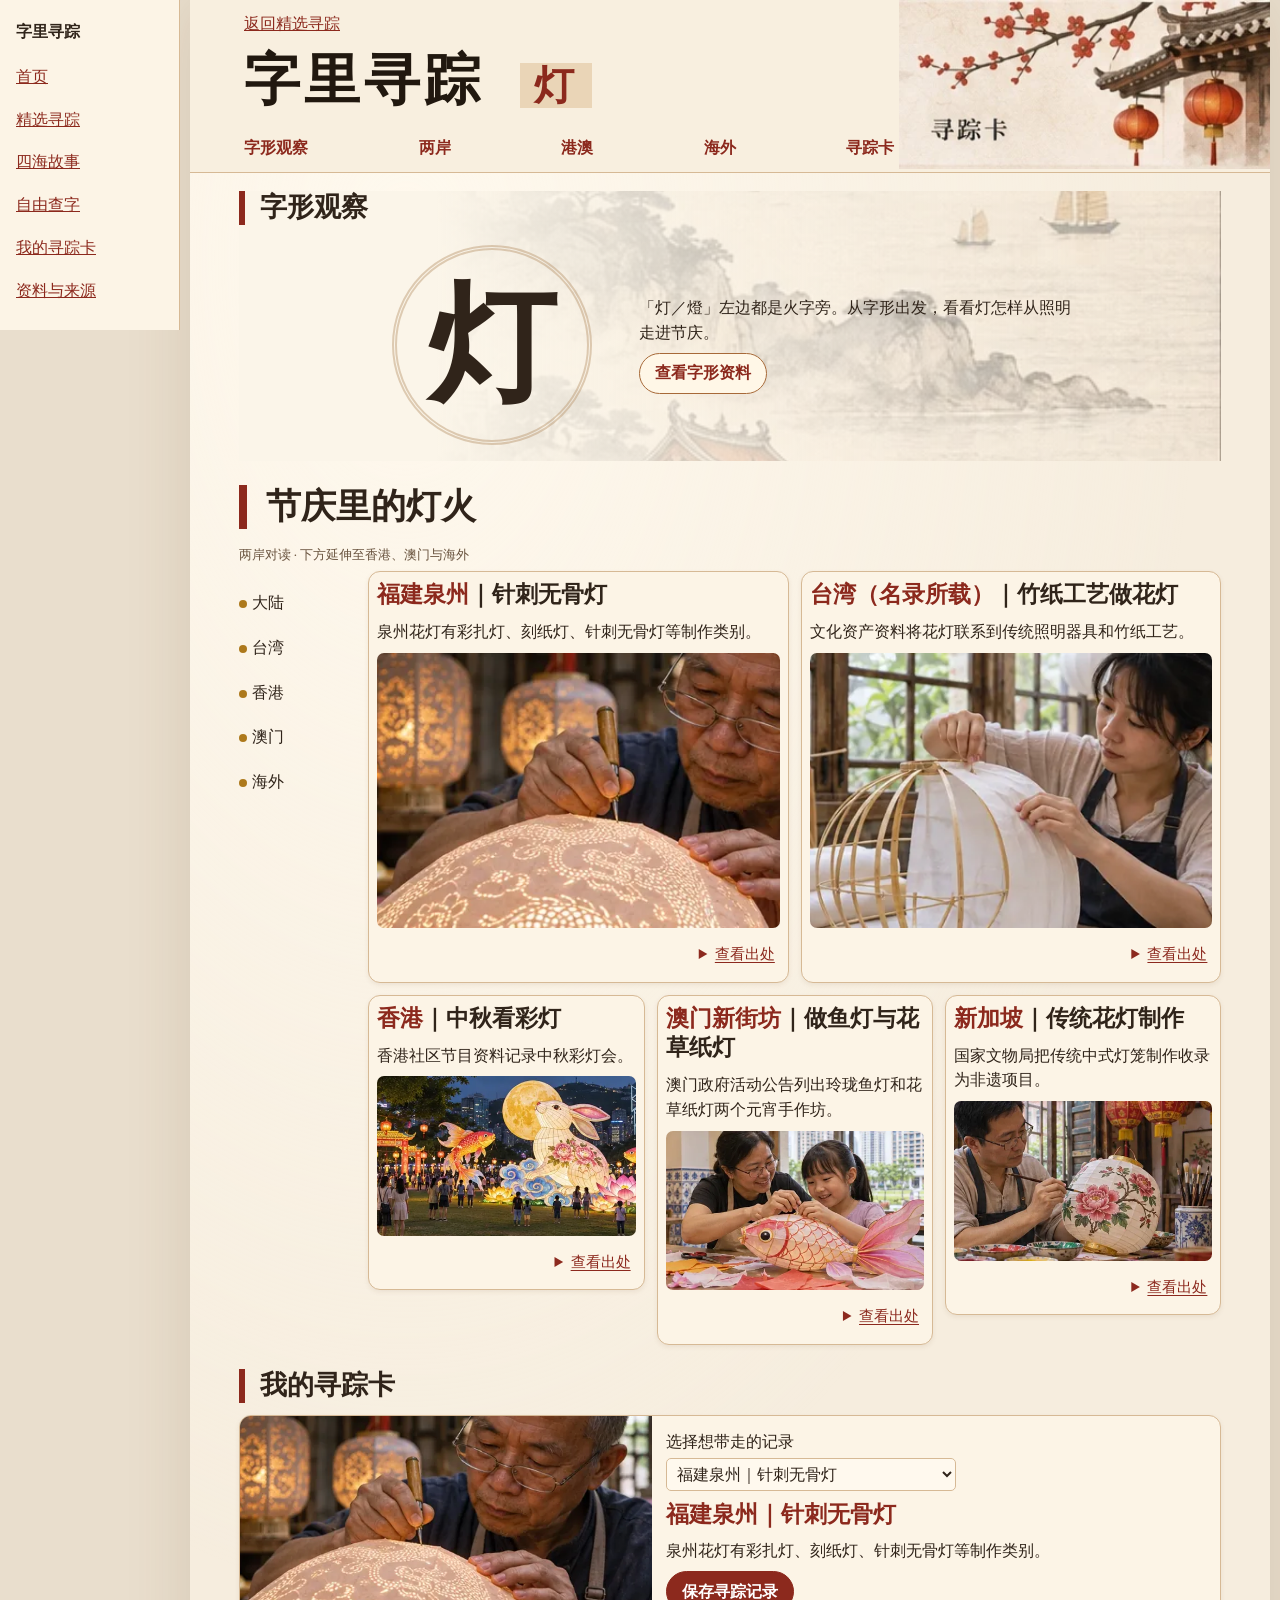
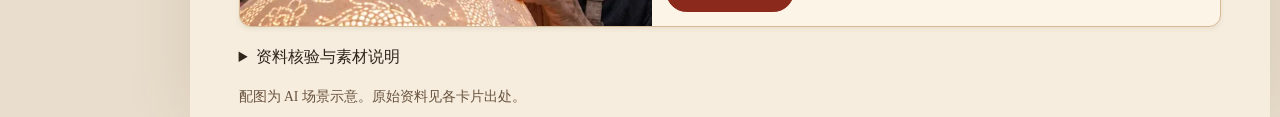
<file: deng.html>
<!doctype html><html lang="zh-CN"><head><meta charset="utf-8"><meta name="viewport" content="width=device-width, initial-scale=1"><title>灯 · 节庆里的灯火</title><link rel="stylesheet" href="style.css"><style>.demo-shell{display:grid;grid-template-columns:180px minmax(0,1fr);max-width:1280px;margin:auto;align-items:start}.page{width:100%}.directory{position:sticky;top:0;background:#fcf4e6;padding:20px 16px;border-right:1px solid var(--line)}.directory nav{display:grid;gap:6px;margin-top:14px}.directory a{padding:6px 0}#sources{margin-top:18px;scroll-margin-top:145px}.demo-caption{font-size:.82rem;color:#69533e}.tile img{object-position:var(--crop,50%)}
@media(max-width:750px){.demo-shell{display:block}.directory{position:static}.directory nav{grid-template-columns:repeat(3,1fr)}.tile p{display:block}header nav{flex-wrap:wrap}}</style><style>
.story-evidence{margin:0 10px 10px;font-size:.95rem}
.story-evidence summary{color:#8c291e;text-align:right;padding:6px 3px;cursor:pointer;text-decoration:underline;text-underline-offset:3px}
.story-evidence-content{background:#fff9ee;border-top:1px solid #dbc4a7;padding:12px;line-height:1.6}
.story-evidence dl,.story-evidence dd,.story-evidence blockquote{margin:0}
.story-evidence dt{color:#75412a;font-size:.84rem;font-weight:700}
.story-evidence dd{margin-bottom:10px}
.story-evidence blockquote{border-left:2px solid #b77e55;padding-left:10px}
.story-evidence p{margin:0}
.story-evidence-content>a{font-weight:700}
.pair:has(.story-evidence),.extras:has(.story-evidence){align-items:start}
@media(max-width:540px){.pair:has(.story-evidence){grid-template-columns:1fr}}
</style></head><body data-character="灯"><div class="demo-shell"><aside class="directory"><strong>字里寻踪</strong><nav aria-label="功能目录"><a href="./">首页</a><a href="featured.html">精选寻踪</a><a href="regions.html">四海故事</a><a href="#story-lookup" data-open-story-lookup aria-controls="story-lookup" aria-expanded="false">自由查字</a><a href="#keepsake">我的寻踪卡</a><a href="#sources">资料与来源</a></nav></aside><div class="page"><header><a href="featured.html">返回精选寻踪</a><div class="brand">字里寻踪 <span>灯</span></div><nav aria-label="章节"><a href="#form">字形观察</a><a href="#strait">两岸</a><a href="#deng-3">港澳</a><a href="#deng-5">海外</a><a href="#keepsake">寻踪卡</a></nav></header>
<main><style>
.story-lookup{scroll-margin-top:130px;background:#fcf7ed;border:1px solid #d9c5ac;border-radius:12px;padding:clamp(10px,3vw,22px);margin:0 0 20px}
.story-lookup[hidden]{display:none}
.story-lookup-heading{display:flex;align-items:center;justify-content:space-between;gap:8px;margin-bottom:8px}
.story-lookup-heading h2{margin:0}
.story-lookup-heading button{border:1px solid #d9c5ac;border-radius:999px;background:#fffaf2;color:#8c291d;min-height:44px;padding:4px 12px;white-space:nowrap}
.story-lookup-form{display:grid;grid-template-columns:minmax(0,1fr) 62px 54px;max-width:550px;min-height:44px;border:1px solid #d9c5ac;border-radius:999px;background:#fffbf3}
.story-lookup-form>*{min-width:0;width:100%;font:inherit;border:0;background:transparent;color:#8c291d;white-space:nowrap;padding:4px 6px}
.story-lookup-form input{color:#30241a;border-radius:999px 0 0 999px;padding-left:12px}
.story-lookup-form button{border-radius:0 999px 999px 0}
.story-lookup-form :focus-visible{outline:2px solid #8c291d;outline-offset:-2px}
.story-lookup .lookup-result{margin-top:12px;max-width:650px}
</style>
<section id="story-lookup" class="story-lookup" aria-labelledby="story-lookup-title" hidden>
<div class="story-lookup-heading"><h2 id="story-lookup-title">自由查字</h2><button type="button" id="close-story-lookup">收起查字</button></div>
<form class="story-lookup-form" id="story-lookup-form" role="search"><input id="hanzi" aria-label="输入一个汉字" placeholder="查一个感兴趣的字" autocomplete="off" enterkeyhint="search"><select id="featured-word" aria-label="快速选择精选汉字"><option value="">选字</option><option value="年">年</option><option value="门">门</option><option value="茶">茶</option><option value="船">船</option><option value="灯">灯</option><option value="圆">圆</option></select><button type="submit">查询</button></form>
<section id="lookup-result" class="lookup-result" hidden>
<h2 id="word"></h2><p id="status" role="status"></p><div id="definitions"></div>
<p><a id="source" target="_blank" rel="noopener">查看萌典原词条</a></p>
<button id="retry" type="button" hidden>重新查询</button> <a id="story">查看精选故事</a>
</section>
</section><section id="form"><h2>字形观察</h2><div class="observation"><div class="glyph">灯</div><div><p>「灯／燈」左边都是火字旁。从字形出发，看看灯怎样从照明走进节庆。</p><button class="outline" id="open-glyph" type="button" aria-haspopup="dialog" aria-controls="glyph-dialog">查看字形资料</button></div></div></section>
<section id="strait"><h1>节庆里的灯火</h1><p class="demo-caption">两岸对读 · 下方延伸至香港、澳门与海外</p><div class="journey"><nav class="route" aria-label="地区"><button type="button" data-record="deng-1">大陆</button><button type="button" data-record="deng-2">台湾</button><button type="button" data-record="deng-3">香港</button><button type="button" data-record="deng-4">澳门</button><button type="button" data-record="deng-5">海外</button></nav><div><div class="pair"><article class="tile" id="deng-1" style="--crop:20%"><button type="button" data-record="deng-1"><h3><strong>福建泉州</strong>｜针刺无骨灯</h3><p>泉州花灯有彩扎灯、刻纸灯、针刺无骨灯等制作类别。</p><img src="deng-1-regional.webp" alt="主题场景示意"></button><details class="story-evidence"><summary>查看出处</summary><div class="story-evidence-content"><dl><dt>故事细节</dt><dd>泉州花灯有彩扎灯、刻纸灯、针刺无骨灯等制作类别。</dd><dt>原文定位</dt><dd>灯彩（泉州花灯） · 项目说明</dd></dl><a href="https://www.ihchina.cn/project_details/14059" target="_blank" rel="noopener">打开原文 →</a></div></details></article><article class="tile" id="deng-2" style="--crop:40%"><button type="button" data-record="deng-2"><h3><strong>台湾（名录所载）</strong>｜竹纸工艺做花灯</h3><p>文化资产资料将花灯联系到传统照明器具和竹纸工艺。</p><img src="deng-2-regional.webp" alt="主题场景示意"></button><details class="story-evidence"><summary>查看出处</summary><div class="story-evidence-content"><dl><dt>故事细节</dt><dd>文化资产资料将花灯联系到传统照明器具和竹纸工艺。</dd><dt>原文定位</dt><dd>花灯制作 · 项目说明</dd></dl><a href="https://nchdb.boch.gov.tw/embed/assets/overview/traditionalCraft/20240403000001" target="_blank" rel="noopener">打开原文 →</a></div></details></article></div><div class="extras"><article class="tile" id="deng-3" style="--crop:50%"><button type="button" data-record="deng-3"><h3><strong>香港</strong>｜中秋看彩灯</h3><p>香港社区节目资料记录中秋彩灯会。</p><img src="deng-3-regional.webp" alt="主题场景示意"></button><details class="story-evidence"><summary>查看出处</summary><div class="story-evidence-content"><dl><dt>故事细节</dt><dd>香港社区节目资料记录中秋彩灯会。</dd><dt>原文定位</dt><dd>丙午年中秋彩灯会 · 活动介绍</dd></dl><a href="https://www.cpo.gov.hk/zh-hk/event/tc-mid-autumn-lantern-carnival-2026/" target="_blank" rel="noopener">打开原文 →</a></div></details></article><article class="tile" id="deng-4" style="--crop:75%"><button type="button" data-record="deng-4"><h3><strong>澳门新街坊</strong>｜做鱼灯与花草纸灯</h3><p>澳门政府活动公告列出玲珑鱼灯和花草纸灯两个元宵手作坊。</p><img src="deng-4-regional.webp" alt="主题场景示意"></button><details class="story-evidence"><summary>查看出处</summary><div class="story-evidence-content"><dl><dt>故事细节</dt><dd>澳门政府活动公告列出玲珑鱼灯和花草纸灯两个元宵手作坊。</dd><dt>原文定位</dt><dd>澳门新街坊周日办元宵活动 · 手作坊段落</dd></dl><a href="https://www.gov.mo/zh-hant/news/1122158/" target="_blank" rel="noopener">打开原文 →</a></div></details></article><article class="tile" id="deng-5" style="--crop:100%"><button type="button" data-record="deng-5"><h3><strong>新加坡</strong>｜传统花灯制作</h3><p>国家文物局把传统中式灯笼制作收录为非遗项目。</p><img src="deng-5-regional.webp" alt="主题场景示意"></button><details class="story-evidence"><summary>查看出处</summary><div class="story-evidence-content"><dl><dt>故事细节</dt><dd>国家文物局把传统中式灯笼制作收录为非遗项目。</dd><dt>原文定位</dt><dd>Making of Traditional Chinese Lanterns · 项目简介</dd></dl><a href="https://www.roots.gov.sg/ich-landing/ich/making-of-traditional-chinese-lanterns" target="_blank" rel="noopener">打开原文 →</a></div></details></article></div></div></div></section>
<section id="keepsake"><h2>我的寻踪卡</h2><div class="keepsake"><img id="keepsake-image" src="deng-1-regional.webp" alt="主题场景示意"><div class="note"><label for="place">选择想带走的记录</label><select id="place"><option value="deng-1">福建泉州｜针刺无骨灯</option><option value="deng-2">台湾（名录所载）｜竹纸工艺做花灯</option><option value="deng-3">香港｜中秋看彩灯</option><option value="deng-4">澳门新街坊｜做鱼灯与花草纸灯</option><option value="deng-5">新加坡｜传统花灯制作</option></select><h3 id="selected-title"></h3><p id="selected-detail" aria-live="polite"></p><button class="solid" id="save">保存寻踪记录</button></div></div></section>
<details id="sources"><summary>资料核验与素材说明</summary><ul><li>福建泉州 · <a href="https://www.ihchina.cn/project_details/14059">灯彩（泉州花灯）</a> · 项目说明</li><li>台湾（名录所载） · <a href="https://nchdb.boch.gov.tw/embed/assets/overview/traditionalCraft/20240403000001">花灯制作</a> · 项目说明</li><li>香港 · <a href="https://www.cpo.gov.hk/zh-hk/event/tc-mid-autumn-lantern-carnival-2026/">丙午年中秋彩灯会</a> · 活动介绍</li><li>澳门新街坊 · <a href="https://www.gov.mo/zh-hant/news/1122158/">澳门新街坊周日办元宵活动</a> · 手作坊段落</li><li>新加坡 · <a href="https://www.roots.gov.sg/ich-landing/ich/making-of-traditional-chinese-lanterns">Making of Traditional Chinese Lanterns</a> · 项目简介</li></ul></details><footer>配图为 AI 场景示意。原始资料见各卡片出处。</footer></main></div></div>
<dialog aria-labelledby="record-title"><form method="dialog"><button class="close" aria-label="关闭记录">×</button></form><img id="record-image" alt="主题场景示意"><div class="record"><h2 id="record-title"></h2><p id="record-body"></p><blockquote id="record-quote"></blockquote><div class="actions"><a id="record-source">查看出处</a><button class="solid" id="keep">加入寻踪卡</button></div></div></dialog>
<script id="records" type="application/json">[{"id":"deng-1","hanzi":"灯／燈","region":"大陆","place":"福建泉州","title":"针刺无骨灯","body":"泉州花灯有彩扎灯、刻纸灯、针刺无骨灯等制作类别。","source_title":"灯彩（泉州花灯）","source_section":"项目说明","source_url":"https://www.ihchina.cn/project_details/14059","status":"来源已定位","material_use":"中文摘要；不转载原图，引用时附出处","short":"针刺无骨灯","recorded_action":"泉州花灯有彩扎灯、刻纸灯、针刺无骨灯等制作类别。","image":"deng-1-regional.webp"},{"id":"deng-2","hanzi":"灯／燈","region":"台湾","place":"台湾（名录所载）","title":"竹纸工艺做花灯","body":"文化资产资料将花灯联系到传统照明器具和竹纸工艺。","source_title":"花灯制作","source_section":"项目说明","source_url":"https://nchdb.boch.gov.tw/embed/assets/overview/traditionalCraft/20240403000001","status":"来源已定位","material_use":"中文摘要；不转载原图，引用时附出处","short":"竹纸工艺做花灯","recorded_action":"文化资产资料将花灯联系到传统照明器具和竹纸工艺。","image":"deng-2-regional.webp"},{"id":"deng-3","hanzi":"灯／燈","region":"香港","place":"香港","title":"中秋看彩灯","body":"香港社区节目资料记录中秋彩灯会。","source_title":"丙午年中秋彩灯会","source_section":"活动介绍","source_url":"https://www.cpo.gov.hk/zh-hk/event/tc-mid-autumn-lantern-carnival-2026/","status":"来源已定位","material_use":"中文摘要；不转载原图，引用时附出处","short":"中秋看彩灯","recorded_action":"香港社区节目资料记录中秋彩灯会。","image":"deng-3-regional.webp"},{"id":"deng-4","hanzi":"灯／燈","region":"澳门","place":"澳门新街坊","title":"做鱼灯与花草纸灯","body":"澳门政府活动公告列出玲珑鱼灯和花草纸灯两个元宵手作坊。","source_title":"澳门新街坊周日办元宵活动","source_section":"手作坊段落","source_url":"https://www.gov.mo/zh-hant/news/1122158/","status":"来源已定位","material_use":"中文摘要；不转载原图，引用时附出处","short":"做鱼灯与花草纸灯","recorded_action":"澳门政府活动公告列出玲珑鱼灯和花草纸灯两个元宵手作坊。","image":"deng-4-regional.webp"},{"id":"deng-5","hanzi":"灯／燈","region":"海外","place":"新加坡","title":"传统花灯制作","body":"国家文物局把传统中式灯笼制作收录为非遗项目。","source_title":"Making of Traditional Chinese Lanterns","source_section":"项目简介","source_url":"https://www.roots.gov.sg/ich-landing/ich/making-of-traditional-chinese-lanterns","status":"来源已定位","material_use":"中文摘要；不转载原图，引用时附出处","short":"传统花灯制作","recorded_action":"国家文物局把传统中式灯笼制作收录为非遗项目。","image":"deng-5-regional.webp"}]</script><script src="demo.js"></script><script>const sources=document.getElementById('sources');function revealSources(){if(location.hash==='#sources')sources.open=true;}addEventListener('hashchange',revealSources);revealSources();</script><style>
#glyph-dialog{width:min(92vw,620px);max-height:88vh;padding:22px;box-sizing:border-box;overflow:auto}
#glyph-dialog .glyph-preview-head{display:flex;align-items:start;justify-content:space-between;gap:12px}
#glyph-dialog .glyph-close{min-width:44px;min-height:44px;background:transparent;border:1px solid currentColor;border-radius:50%;font:inherit;cursor:pointer}
#glyph-dialog .glyph-forms{display:flex;flex-wrap:wrap;justify-content:center;gap:12px;margin:16px 0}
#glyph-dialog .glyph-form{flex:1 1 110px;text-align:center}
#glyph-dialog .glyph-large{display:block;font:clamp(82px,26vw,190px)/1.15 KaiTi,STKaiti,serif;color:#8c291d}
#glyph-dialog p{margin:14px 0}
</style>
<dialog id="glyph-dialog" aria-labelledby="glyph-title">
  <div class="glyph-preview-head"><h2 id="glyph-title">「灯」字形观察</h2><form method="dialog"><button type="submit" class="glyph-close" aria-label="关闭字形预览">×</button></form></div>
  <div class="glyph-forms"><div class="glyph-form"><span class="glyph-large">灯</span><span>简体</span></div><div class="glyph-form"><span class="glyph-large">燈</span><span>繁体</span></div></div>
  <p>「灯／燈」左边都是火字旁。从字形出发，看看灯怎样从照明走进节庆。</p>
  <a href="https://humanum.arts.cuhk.edu.hk/Lexis/lexi-mf/search.php?word=%E7%81%AF" target="_blank" rel="noopener">打开原始字形资料</a>
</dialog>
<script>
(() => {
  const trigger = document.getElementById('open-glyph');
  const preview = document.getElementById('glyph-dialog');
  trigger.addEventListener('click', () => preview.showModal());
  preview.addEventListener('close', () => trigger.focus({preventScroll: true}));
})();
</script>
<script>
(() => {

const input = document.getElementById('hanzi');
const featuredWord = document.getElementById('featured-word');
const panel = document.getElementById('lookup-result');
const heading = document.getElementById('word');
const status = document.getElementById('status');
const definitions = document.getElementById('definitions');
const source = document.getElementById('source');
const retry = document.getElementById('retry');
const story = document.getElementById('story');
const entries = {年:['年','nian.html'],门:['門','men.html'],茶:['茶','cha.html'],船:['船','chuan.html'],灯:['燈','deng.html'],圆:['圓','yuan.html']};
for (const character of ['门', '灯', '圆']) {
  entries[entries[character][0]] = entries[character];
}
let active;
async function lookup() {
  active?.abort();
  active = null;
  const word = input.value.trim();
  panel.hidden = false;
  definitions.replaceChildren();
  retry.hidden = true;
  source.hidden = true;
  story.hidden = true;
  heading.textContent = '';
  if (!/^\p{Script=Han}$/u.test(word)) {
    status.textContent = '请一次输入一个汉字。';
    
    return;
  }
  const [form, storyUrl] = entries[word] ?? [word];
  const controller = new AbortController();
  active = controller;
  const timeout = setTimeout(() => controller.abort(), 10000);
  panel.hidden = false;
  heading.textContent = word;
  status.textContent = '正在查询萌典…';
  definitions.replaceChildren();
  retry.hidden = true;
  source.href = 'https://www.moedict.tw/' + encodeURIComponent(form);
  source.hidden = false;
  if (storyUrl) {
    story.href = storyUrl;
    story.hidden = false;
  }
  
  try {
    const response = await fetch('https://www.moedict.tw/uni/' + encodeURIComponent(form), {signal:controller.signal});
    if (active !== controller || input.value.trim() !== word) return;
    if (response.status === 404) {
      status.textContent = '萌典未找到这个字，可尝试另一种简繁写法。';
      return;
    }
    if (!response.ok) throw new Error('Dictionary request failed');
    const entry = await response.json();
    if (active !== controller || input.value.trim() !== word) return;
    if (entry.title !== form || !Array.isArray(entry.heteronyms)) throw new Error('Unexpected entry');
    heading.textContent = word === form ? word : word + ' · 萌典字形「' + form + '」';
    status.textContent = [entry.radical && '部首 ' + entry.radical, entry.stroke_count && '词典字形笔画 ' + entry.stroke_count].filter(Boolean).join('　');
    for (const reading of entry.heteronyms) {
      const paragraph = document.createElement('p');
      paragraph.textContent = [reading.pinyin || reading.bopomofo, (reading.definitions || []).filter(item => item.def).map((item, index) => (index + 1) + '. ' + (item.type ? '[' + item.type + '] ' : '') + item.def + (item.example?.length ? ' 例：' + item.example.join('；') : '')).join('\n')].filter(Boolean).join('　');
      paragraph.style.whiteSpace = 'pre-wrap';
      definitions.append(paragraph);
    }
  } catch {
    if (active !== controller || input.value.trim() !== word) return;
    status.textContent = '暂时无法取得词条，可重试或查看萌典原词条。';
    retry.hidden = false;
  } finally {clearTimeout(timeout);}
}
document.getElementById('story-lookup-form').addEventListener('submit', event => {
  event.preventDefault();
  lookup();
});
featuredWord.addEventListener('change', () => {
  if (!featuredWord.value) return;
  input.value = featuredWord.value;
  lookup();
});
input.addEventListener('input', () => {
  featuredWord.value = '';
  active?.abort();
  active = null;
  panel.hidden = true;
});
retry.addEventListener('click', lookup);

const region = document.getElementById('story-lookup');
const open = document.querySelector('[data-open-story-lookup]');
const close = document.getElementById('close-story-lookup');
let readingPosition;
open.addEventListener('click', event => {
  event.preventDefault();
  event.stopPropagation();
  if (region.hidden) readingPosition = window.scrollY;
  region.hidden = false;
  open.setAttribute('aria-expanded', 'true');
  window.scrollTo(0, window.scrollY + region.getBoundingClientRect().top - 130);
  input.focus({preventScroll: true});
});
function closeLookup() {
  active?.abort();
  active = null;
  region.hidden = true;
  panel.hidden = true;
  open.setAttribute('aria-expanded', 'false');
  open.focus({preventScroll: true});
  window.scrollTo(0, readingPosition ?? 0);
}
close.addEventListener('click', closeLookup);
region.addEventListener('keydown', event => {
  if (event.key === 'Escape') closeLookup();
});
})();
</script></body></html>
</file>
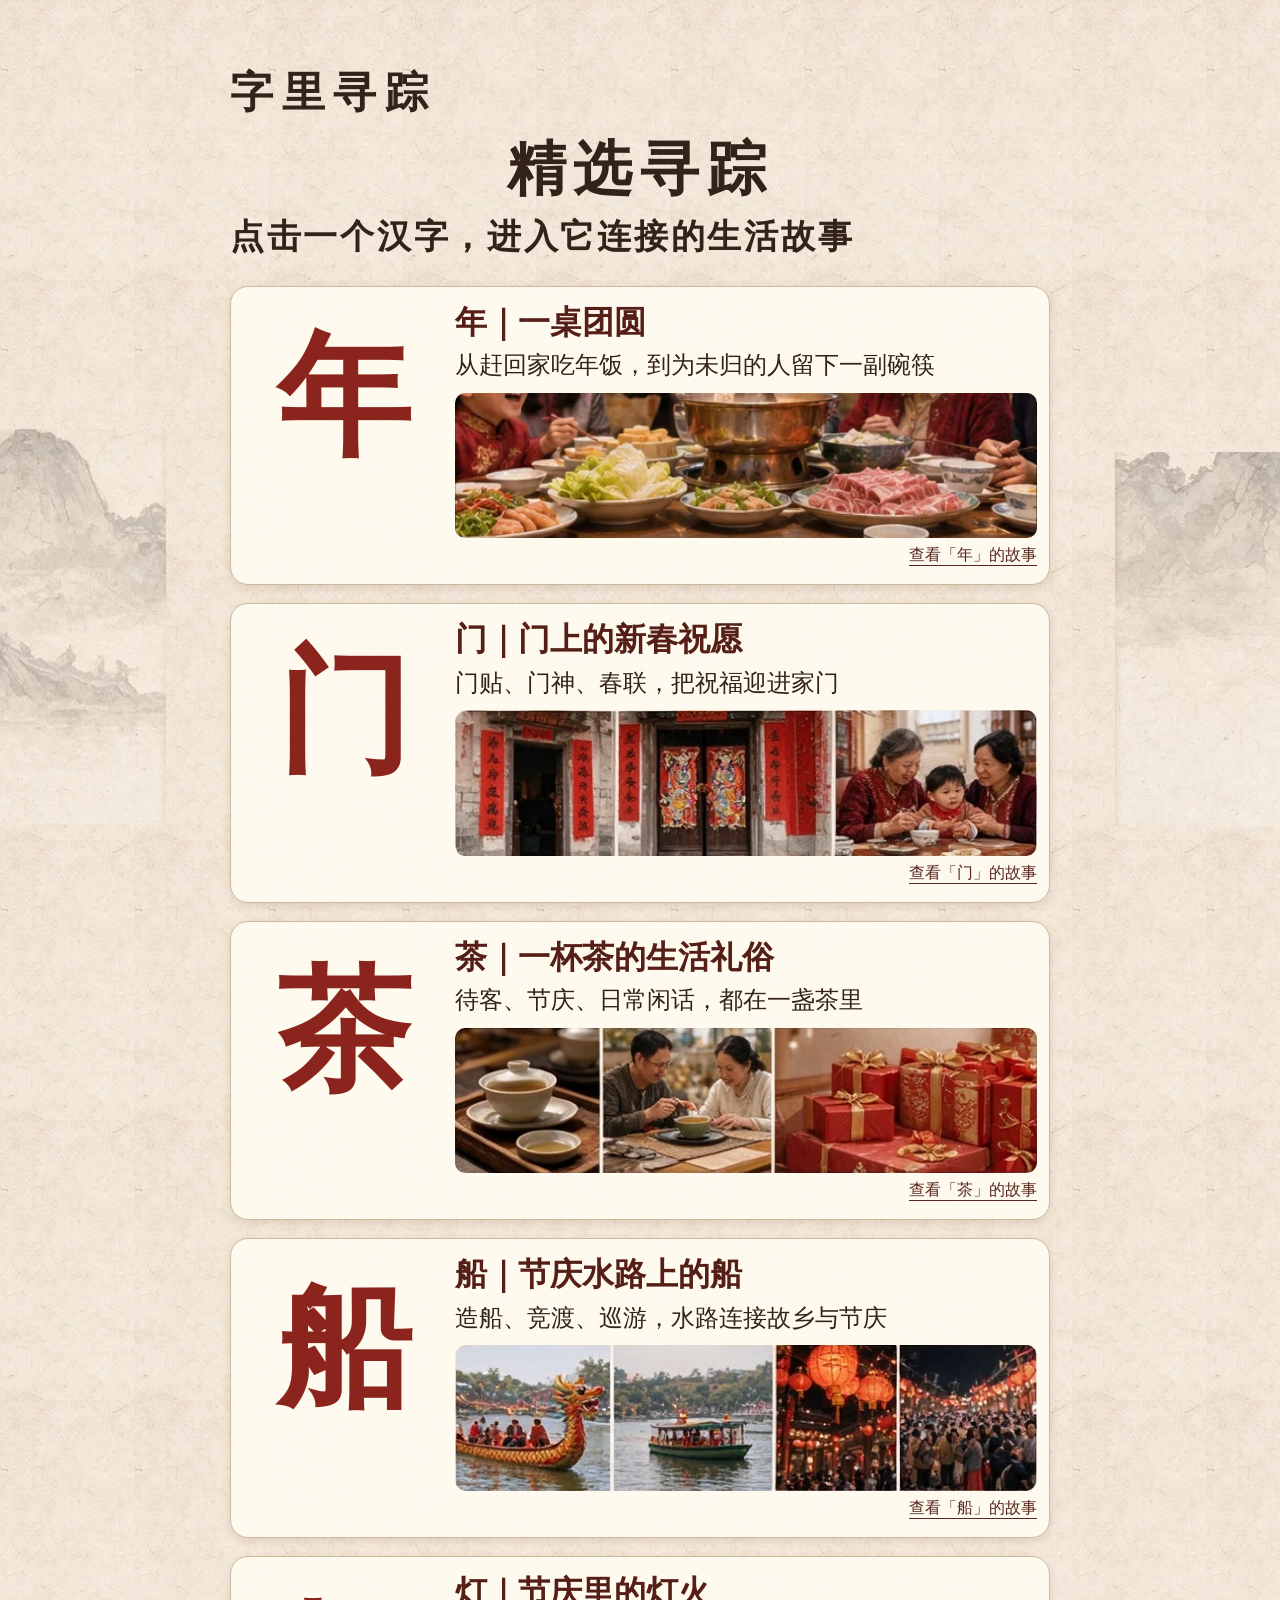
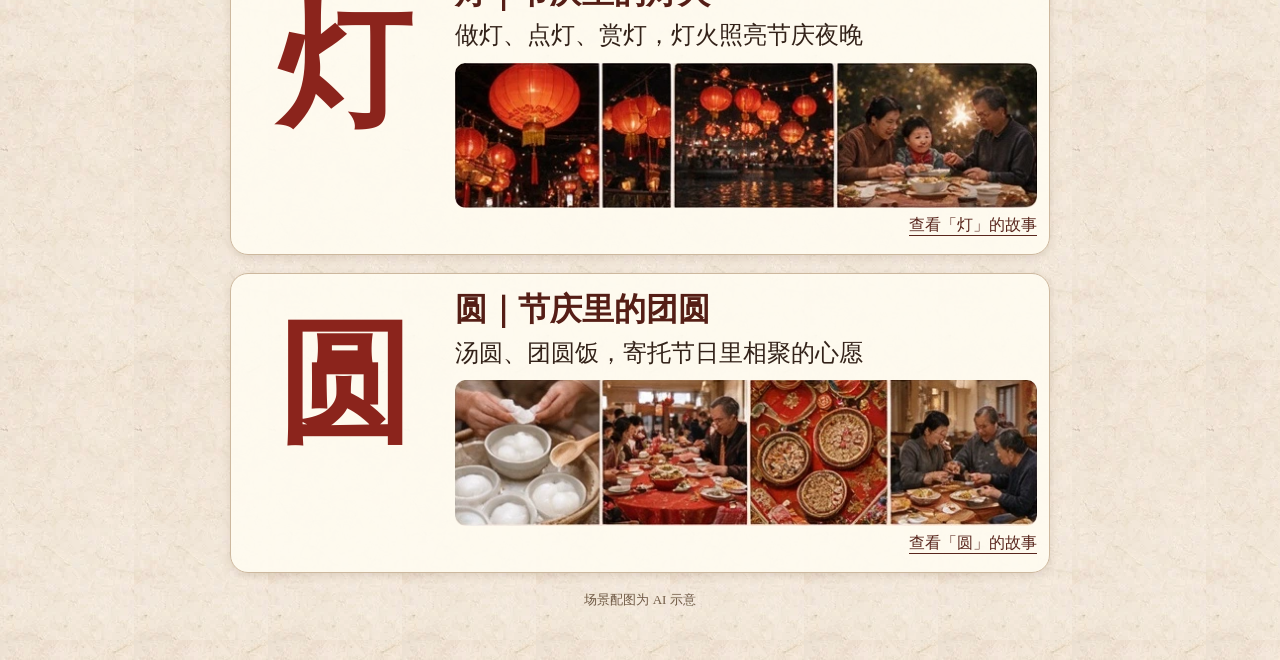
<file: featured.html>
<!doctype html>
<html lang="zh-CN"><head><meta charset="utf-8"><meta name="viewport" content="width=device-width,initial-scale=1"><title>精选寻踪｜字里寻踪</title>
<style>
*{box-sizing:border-box}body{margin:0;color:#332219;background:url(paper.webp),#f3e9da;font-family:"Songti SC","SimSun","Noto Serif CJK SC",serif}
.sheet{background:url(ink-left.webp) left 23% no-repeat,url(ink-right.webp) right 24% no-repeat;min-height:100vh;padding:5vw 18px 38px}
main{width:min(820px,100%);margin:auto}.brand{display:inline-block;text-decoration:none;font-size:clamp(24px,5vw,43px);font-weight:bold;letter-spacing:.2em;color:inherit}
h1{text-align:center;font-size:clamp(34px,7vw,59px);letter-spacing:.13em;margin:8px 0 4px}.intro{font-weight:bold;font-size:clamp(18px,4vw,34px);letter-spacing:.08em;margin:0 0 26px}
.feature{display:grid;grid-template-columns:25% minmax(0,1fr);gap:12px;padding:14px 12px 15px 14px;margin-bottom:18px;background:#fffcf1e8;border:1px solid #cdb89e;border-radius:18px;box-shadow:0 3px 8px #5b3a2220}
.han{color:#8b241c;font-family:KaiTi,STKaiti,serif;font-size:clamp(44px,13vw,134px);font-weight:700;line-height:1.2;text-align:center;padding-top:16px}
.content h2{margin:0;font-size:clamp(17px,3.8vw,32px);line-height:1.35;color:#551e16}.content p{margin:4px 0 10px;font-size:clamp(13px,2.7vw,24px);line-height:1.45}.content img{width:100%;display:block;aspect-ratio:4/1;object-fit:cover;border-radius:10px}.content a{display:block;width:fit-content;margin:4px 0 0 auto;color:#59261d;text-underline-offset:5px;padding-block:3px}
.bottom{text-align:center;margin:32px 0 0}.bottom a{display:inline-block;background:#84281e;color:white;border-radius:999px;padding:10px 24px;text-decoration:none}.note{text-align:center;color:#705a45;font-size:13px;margin-top:12px}
@media(max-width:500px){.sheet{padding:18px 12px;background-size:90px auto}.feature{grid-template-columns:17% minmax(0,1fr);gap:8px;padding:10px;border-radius:11px;margin-bottom:12px}.han{padding-top:9px}.content a{min-height:40px;display:grid;align-items:center}.intro{margin-bottom:16px}}
</style></head><body><div class="sheet"><main><a class="brand" href="./">字里寻踪</a><h1>精选寻踪</h1><p class="intro">点击一个汉字，进入它连接的生活故事</p>
<article class="feature"><div class="han" aria-hidden="true">年</div><div class="content"><h2>年｜一桌团圆</h2><p>从赶回家吃年饭，到为未归的人留下一副碗筷</p><img src="nian-jinmen.webp" alt="团圆饭场景示意"><a href="nian.html">查看「年」的故事</a></div></article><article class="feature"><div class="han" aria-hidden="true">门</div><div class="content"><h2>门｜门上的新春祝愿</h2><p>门贴、门神、春联，把祝福迎进家门</p><img src="men-strip.webp" alt="门的民俗场景图带"><a href="men.html">查看「门」的故事</a></div></article><article class="feature"><div class="han" aria-hidden="true">茶</div><div class="content"><h2>茶｜一杯茶的生活礼俗</h2><p>待客、节庆、日常闲话，都在一盏茶里</p><img src="cha-strip.webp" alt="茶的民俗场景图带"><a href="cha.html">查看「茶」的故事</a></div></article><article class="feature"><div class="han" aria-hidden="true">船</div><div class="content"><h2>船｜节庆水路上的船</h2><p>造船、竞渡、巡游，水路连接故乡与节庆</p><img src="chuan-strip.webp" alt="船的民俗场景图带"><a href="chuan.html">查看「船」的故事</a></div></article><article class="feature"><div class="han" aria-hidden="true">灯</div><div class="content"><h2>灯｜节庆里的灯火</h2><p>做灯、点灯、赏灯，灯火照亮节庆夜晚</p><img src="deng-strip.webp" alt="灯的民俗场景图带"><a href="deng.html">查看「灯」的故事</a></div></article><article class="feature"><div class="han" aria-hidden="true">圆</div><div class="content"><h2>圆｜节庆里的团圆</h2><p>汤圆、团圆饭，寄托节日里相聚的心愿</p><img src="yuan-strip.webp" alt="圆的民俗场景图带"><a href="yuan.html">查看「圆」的故事</a></div></article>
<p class="note">场景配图为 AI 示意</p></main></div></body></html>
</file>
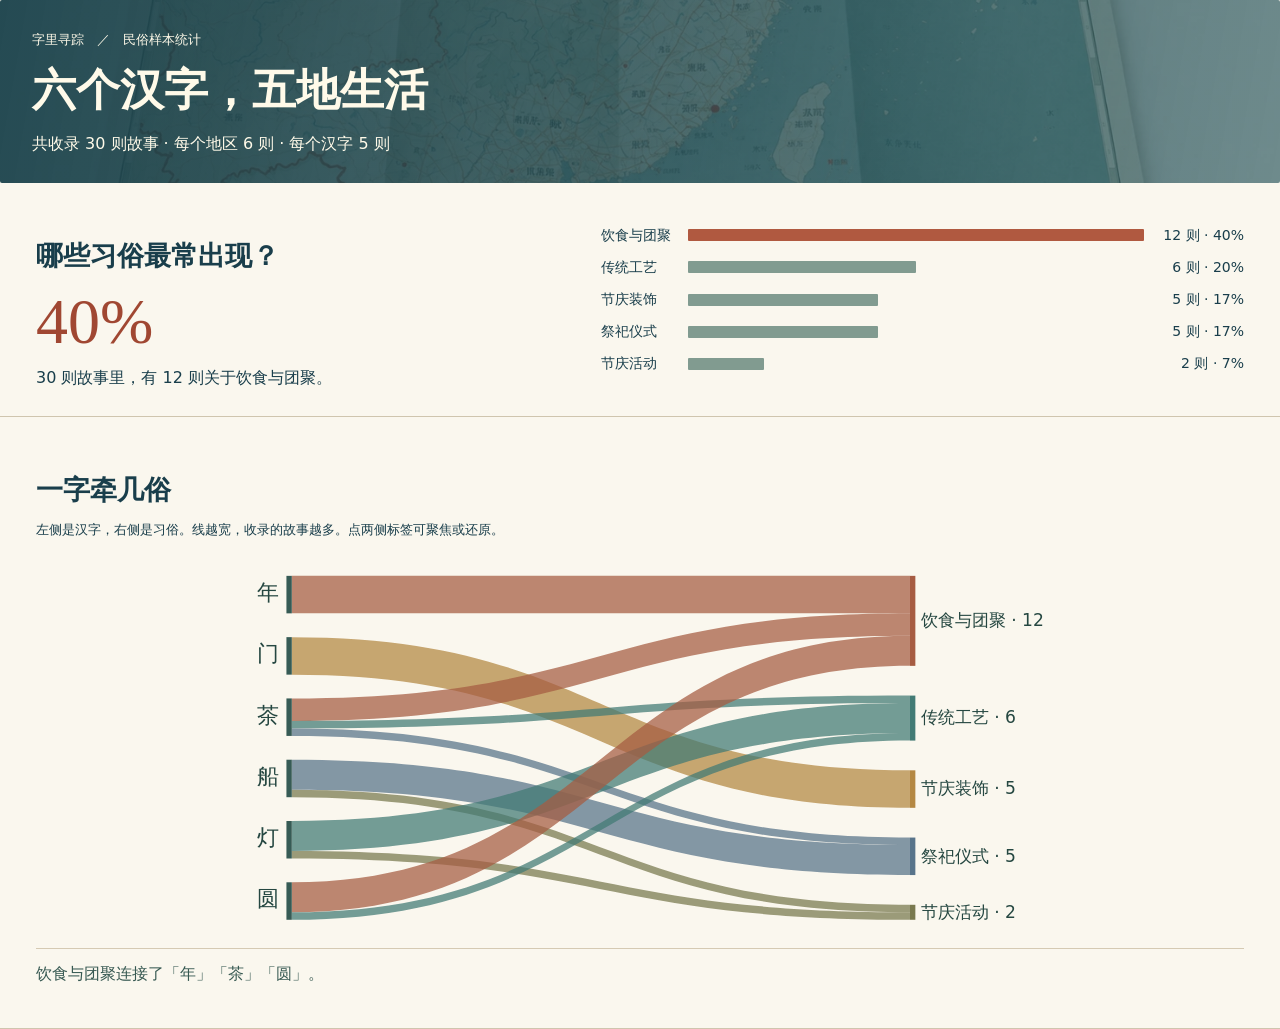
<file: folk-stats.html>
<!doctype html><html lang="zh-CN"><head><meta charset="utf-8"><meta name="viewport" content="width=device-width,initial-scale=1"><title>民俗故事图谱</title><link rel="stylesheet" href="stats-3d.css"></head><body><article class="atlas"><header><small>字里寻踪　／　民俗样本统计</small><h2>六个汉字，五地生活</h2>共收录 30 则故事 · 每个地区 6 则 · 每个汉字 5 则</header><section class="exhibit spread"><div><h3>哪些习俗最常出现？</h3><strong class="lead">40%</strong>30 则故事里，有 12 则关于饮食与团聚。</div><div id="rank"></div></section><section class="exhibit loom"><h3>一字牵几俗</h3><small>左侧是汉字，右侧是习俗。线越宽，收录的故事越多。点两侧标签可聚焦或还原。</small><div id="loom"></div><p id="insight" aria-live="polite"></p></section><style>#loom{margin:20px auto 0;max-width:900px}#loom svg{width:100%;display:block}.loom text{font-family:system-ui,sans-serif}.loom g[role=button]{cursor:pointer}.loom g[role=button]:focus rect{stroke:#9c482d;stroke-width:2}.loom path{transition:opacity .18s}#insight{border-top:1px solid #d5cab3;padding-top:12px;color:#375952}</style></article><script src="stats-3d.js"></script></body></html>
</file>
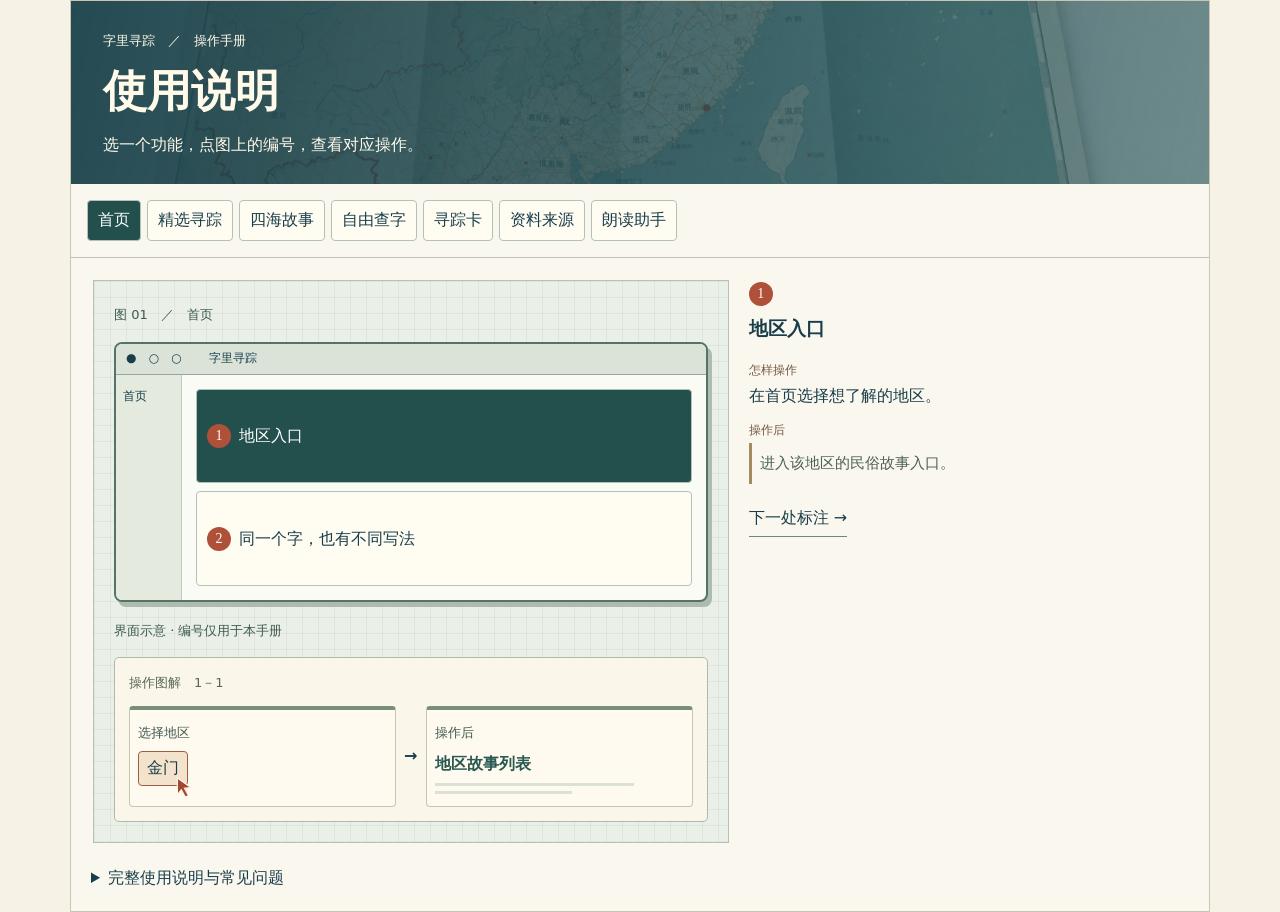
<file: guide.html>
<!doctype html><html lang="zh-CN"><head><meta charset="utf-8"><meta name="viewport" content="width=device-width,initial-scale=1"><title>使用说明</title><style>*{box-sizing:border-box}body{margin:0;background:#f7f2e6;color:#193e4b;font:16px/1.65 system-ui,sans-serif}button{font:inherit;color:inherit;cursor:pointer}h1,h2,h3{font-family:KaiTi,SimSun,serif}header{padding:26px 32px;color:#fffae9;background:linear-gradient(100deg,#173f48ef,#29565ba8),url("central-map-clean.webp") center/cover}header h2{font-size:clamp(30px,4vw,44px);margin:3px 0}small{font-size:13px}button:focus-visible{outline:3px solid #a54c35;outline-offset:2px}.manual{background:#faf7ee;border:1px solid #c9c5b3}.manual header{border-radius:0;background:#1d4543}.manual h2{margin:3px 0}.chapters{display:flex;gap:6px;padding:16px;flex-wrap:wrap;border-bottom:1px solid #bcc2b5}.chapters button,.manual .pin{border:1px solid #b3c2b9;background:#fffcf2;border-radius:4px;padding:6px 10px}.chapters [aria-pressed=true],.manual .pin[aria-pressed=true]{background:#234f4d;color:white}.manual-layout{display:grid;grid-template-columns:1.45fr 1fr;gap:20px;padding:22px}.drawing{background-color:#eaf0e8;background-image:linear-gradient(#45695a12 1px,transparent 1px),linear-gradient(90deg,#45695a12 1px,transparent 1px);background-size:16px 16px;padding:20px;border:1px solid #b4c2b7}.device{margin:15px 0;border:2px solid #56736a;border-radius:8px;background:#f9fbf4;overflow:hidden;box-shadow:4px 5px 0 #adbcaf}.chrome{padding:5px 10px;background:#dbe3d9;border-bottom:1px solid #96a89c;font-size:12px}.screen{display:grid;grid-template-columns:66px 1fr;min-height:225px}.rail{background:#e4eadd;padding:12px 7px;font-size:12px;border-right:1px solid #becabb}.panel{padding:14px;display:grid;gap:8px}.manual .pin{display:flex;align-items:center;text-align:left;gap:8px}.pin b,.part{display:inline-grid;place-items:center;background:#ae5138;color:white;border-radius:50%;width:24px;height:24px;font:14px Georgia}.spec h3{margin:8px 0}.spec dt{font-size:12px;color:#755741;margin-top:12px}.spec dd{margin:2px 0}.manual details{margin:0 20px 20px}.manual .advance{border:0;border-bottom:1px solid #688b79;background:transparent;padding:5px 0}.manual .preview{padding:8px;border-left:3px solid #a18c61;color:#4c6255;font-size:15px}.drawing small{color:#405a50}@media(max-width:680px){.manual-layout{grid-template-columns:1fr;padding:12px}.drawing{padding:12px}.chapters{padding:10px}.spec{padding:0 8px}}.manual header{background:linear-gradient(100deg,#173f48ef,#29565ba8),url("central-map-clean.webp") center/cover}.manual{max-width:1140px;margin:auto}.guide-card{padding:12px;border-bottom:1px solid #d5cbb9}.num{margin-right:8px}pre{white-space:pre-wrap}</style><style>.manual .manual-layout{align-items:start}.manual .opdiagram{margin:14px 0 0;padding:14px;background:#faf6e9;border:1px solid #adbaa9;border-radius:5px}.opdiagram figcaption{font-size:13px;color:#586755;margin-bottom:12px}.opframes{display:grid;grid-template-columns:1fr auto 1fr;align-items:center;gap:8px}.opframe{min-width:0;border:1px solid #c5c7b2;border-top:4px solid #788d7b;border-radius:4px;background:#fffaf0;padding:12px 8px;min-height:100px}.opframe small,.opframe strong{display:block}.opcontrol{display:inline-block;position:relative;margin:8px 0;padding:3px 8px;border:1px solid #a15d42;border-radius:4px;background:#f4e3cc}.opcontrol svg{position:absolute;width:19px;height:23px;bottom:-14px;right:-7px}.oplines i{display:block;margin-top:5px;width:80%;height:3px;background:#dbe1d4}.oplines i+i{width:55%}.opdiagram[data-chapter="6"][data-step="1"] strong{background:#f3dfa3}.opframe strong{margin-top:8px;color:#28584f}.opdiagram[data-chapter="4"] .opframe:last-child{border-bottom:3px double #b57e54}</style></head><body><article class="manual"><header><small>字里寻踪　／　操作手册</small><h2>使用说明</h2>选一个功能，点图上的编号，查看对应操作。</header><div class="chapters"></div><section class="manual-layout"><div class="drawing"><small id="fig"></small><div class="device"><div class="chrome">●　○　○　　 字里寻踪</div><div class="screen"><div class="rail"></div><div class="panel"></div></div></div><small>界面示意 · 编号仅用于本手册</small><figure class="opdiagram"></figure></div><div class="spec" aria-live="polite"></div></section><details><summary>完整使用说明与常见问题</summary><section class="guide-card"><h2><span class="num">01</span>快速开始</h2><p>打开线上网址，等待首页加载。选择你的地区，或点击「同一个字，也有不同写法」进入精选寻踪。进入后可通过左侧功能区切换页面。</p></section><section class="guide-card"><h2><span class="num">02</span>精选寻踪</h2><p>选择年、门、茶、船、灯、圆中的一个字。阅读字形观察与文化介绍，按页面提示观看字形演变、笔顺演示，再浏览不同地区的民俗案例。点击感兴趣的故事，阅读生活细节与文化联系。</p></section><section class="guide-card"><h2><span class="num">03</span>四海故事</h2><p>点击左侧「四海故事」，按地区浏览案例。选择感兴趣的记录进入故事页，对照不同地方的生活习俗，再通过汉字切换入口继续探索。</p></section><section class="guide-card"><h2><span class="num">04</span>自由查字</h2><p>点击「自由查字」，输入一个感兴趣的汉字并查询。查看字典释义、关联字形及可用的笔顺资料；六个精选汉字还可进入对应民俗故事。外部字典或在线查询服务可能受网络影响。</p></section><section class="guide-card"><h2><span class="num">05</span>我的寻踪卡</h2><p>在故事页找到寻踪卡区域，选择想记住的生活记录并按页面提示保存。进入「我的寻踪卡」查看已保存的内容，点击回到故事可继续阅读。收藏保存在当前浏览器，清除浏览器数据或更换设备可能无法找回。</p></section><section class="guide-card"><h2><span class="num">06</span>资料与来源</h2><p>进入故事后点击「资料与来源」，查看原文链接、文化资料及素材说明。建议结合原始出处阅读，区分史料、民俗记录与设计示意。</p></section><section class="guide-card"><h2><span class="num">07</span>简繁体与设备</h2><p>可在自由查字中查看汉字的简繁关联字形，也可在首页选择地区浏览故事。推荐使用最新版 Chrome、Edge 或 Safari 浏览器；电脑宽屏体验更完整。移动设备可滚动阅读，部分布局可能不同。</p></section><section class="guide-card"><h2><span class="num">08</span>线上访问与技术部署</h2><p>普通用户无需下载或安装软件，直接打开 https://zili-xunzong.streamlit.app/ 即可体验。项目通过 GitHub 托管源代码与素材，Streamlit Community Cloud 从 gh-pages 分支读取 streamlit_app.py 并运行。开发者可获取该分支代码，在项目目录执行下方命令；在线查询功能可能还需要服务配置。</p><pre>git clone -b gh-pages &lt;仓库地址&gt;<br>cd huacan-award<br>python -m pip install -r requirements.txt<br>python -m streamlit run streamlit_app.py</pre><p><a href="https://zili-xunzong.streamlit.app/" target="_blank" rel="noopener">打开线上作品</a></p></section><section class="guide-card"><h2><span class="num">09</span>常见问题</h2><p>首次加载较慢时请等待云端启动；若页面异常，可刷新或稍后重试。查不到汉字时请确认只输入一个汉字，并尝试简繁体写法。收藏未显示时请确认使用同一浏览器，且未禁用本地存储。</p></section><section class="guide-card"><h2><span class="num">10</span>寻踪小助手 · 语音朗读</h2><p>点击右下角「寻踪小助手」，再点击「开始讲解」，即可按顺序朗读当前页面可见的正文。正在朗读的段落会高亮；可选择段落、暂停与继续、读下一段、停止或从头朗读，并调节语速、选择设备提供的中文声音。</p><p>拖动助手入口或面板标题，可在当前页面区域自由移动，切换页面后保留位置；点击「恢复默认位置」可回到右下角。入口聚焦后可用方向键微调、Home 键复位。收起面板后可继续收听，切换页面会停止。语音由阿里云百炼在云端合成，网页播放返回的音频，无需在电脑或手机上安装对应语言的系统声音。采用实时流式语音，前面的音频先播放，后面的继续生成。相邻短段会合并到同一连续朗读组，不再逐句等待完整音频文件；当前内容组会一起高亮。新内容仍有首次连接与缓冲时间，弱网时也可能停顿。服务器会缓存已生成的音频，缓存有效期最多 7 天。语言选项为中文普通话（Cherry）、香港澳门粤语（Kiki）及台湾台语／闽南语（Roy）。方言发音由模型生成，实际效果请试听，不保证所有地方用词与发音完全一致。可调节语速，播放中更改语速会从当前内容组重新开始。若服务报错，应检查百炼密钥权限、地域、qwen3-tts-flash 服务与额度；不会静默切回电脑系统声音。千问回答完成后，可点击回答旁的「朗读回答」，直接朗读该条回答，不重新改写。点击助手中的「从这里朗读」，再点击正文段落，可从该位置连续往下读；点击「朗读本页原文」可返回页面朗读。暂不支持麦克风语音指令。</p></section></details></article><script>const $=s=>document.querySelector(s);
function choose(parent,label,fn,cls='choice'){const b=document.createElement('button');b.className=cls;b.textContent=label;b.onclick=()=>{parent.querySelectorAll('button').forEach(x=>x.setAttribute('aria-pressed',x===b));fn()};parent.append(b);return b}
const manual=[
['首页','地区入口|在首页选择想了解的地区。|进入该地区的民俗故事入口。','同一个字，也有不同写法|点击首页的精选寻踪入口。|看到六个可探索的汉字。'],
['精选寻踪','年　门　茶　船　灯　圆|选择一个汉字，例如「茶」。|本页切换到该字的字形和文化资料。','字形演变与笔顺|在字形观察区按提示观看演示。|看到字形变化与笔画书写顺序。','地区案例|在该字的民俗案例中选择一个地点。|展开当地故事，可继续查看资料出处。'],
['四海故事','地区选择|从左侧功能区进入四海故事，再选地区。|案例列表切换到所选地区。','故事列表|点选感兴趣的故事记录。|进入故事页，阅读当地的生活细节。','汉字切换|使用故事页的汉字入口选择另一个字。|沿新的汉字继续探索案例。'],
['自由查字','输入框　茶 ▏|在自由查字页输入一个汉字。|输入框中保留待查的字。','查询|点击查询，等待结果载入。|查看释义、关联字形和可用的笔顺资料。','关联字形|在结果区查看简繁关联；没有结果时换一种写法重查。|可比较不同写法。六个精选字还可进入相关故事。'],
['寻踪卡','故事页 · 保存|找到寻踪卡区域，选好想留下的生活记录并保存。|该记录保存在当前浏览器。','我的寻踪卡|打开左侧的「我的寻踪卡」。|看到本浏览器已保存的记录。','回到故事|在收藏记录上点回到故事。|重新打开原故事。换设备、清理浏览器数据可能影响收藏。'],
['资料来源','资料与来源|在故事页打开资料与来源。|看到原文链接、文化资料与素材说明。','原文链接 ↗|选择想核对的资料链接。|打开对应出处，可与故事文字对照阅读。'],
['朗读助手','寻踪小助手|点击页面右下角的助手入口。|展开朗读面板。拖动入口或面板标题可以移动位置。','开始讲解　▷|开始朗读，或选「从这里朗读」再点一个正文段落。|正在播放的内容高亮，随后自动接读。','暂停　／　下一段|播放时使用暂停、继续、下一段或停止。|播放状态或当前段落随之改变。收起面板可继续听。','语言与语速|选择可用语言并调节语速。|可试听普通话、粤语或闽南语。播放中改速会从当前内容组重新开始。']
];let chapter=0,part=0;

const diagrams=[
[['选择地区','金门','地区故事列表'],['首页入口','同一个字','六字选择页']],
[['字签','茶','字形与文化资料'],['字形观察','笔顺 ▷','逐笔显示'],['地区案例','金门','故事正文']],
[['地区菜单','澳门','澳门案例'],['故事列表','选择一则故事','展开正文'],['汉字入口','灯','灯的地方故事']],
[['汉字输入框','茶 ▏','待查询'],['输入：茶','查询 ↵','茶 · 字典释义'],['查询结果','简繁关联','门 ↔ 門']],
[['生活记录','保存 ＋','已收藏 ✓'],['左侧功能区','我的寻踪卡','收藏记录列表'],['收藏卡片','回到故事 ↗','故事原文']],
[['故事页','资料与来源','原文链接列表'],['资料列表','打开原文 ↗','出处页面']],
[['页面右下角','寻踪小助手','展开朗读面板'],['正文段落','开始讲解 ▷','当前段落高亮'],['正在朗读','暂停 Ⅱ','播放已暂停'],['语音设置','调整语速','当前段重新播放']]
];
function renderDiagram(){
 const [context,control,result]=diagrams[chapter][part],host=document.querySelector('.opdiagram');
 host.innerHTML='<figcaption>操作图解　'+(chapter+1)+'－'+(part+1)+'</figcaption><div class="opframes"><div class="opframe"><small>'+context+'</small><div class="opcontrol">'+control+'<svg aria-hidden="true" viewBox="0 0 24 28"><path d="M3 2v21l5-6 5 9 4-2-5-9 8-1Z" fill="#a44631" stroke="#fff6e5" stroke-width="1.5"/></svg></div></div><b aria-hidden="true">→</b><div class="opframe"><small>操作后</small><strong>'+result+'</strong><div class="oplines" aria-hidden="true"><i></i><i></i></div></div></div>';
 host.dataset.chapter=chapter;host.dataset.step=part;
}
function showManual(){renderDiagram();const [title,...items]=manual[chapter],panel=$('.panel'),spec=$('.spec');$('#fig').textContent='图 '+String(chapter+1).padStart(2,'0')+'　／　'+title;$('.rail').textContent=chapter===0?'首页':title;panel.replaceChildren();items.forEach((v,i)=>{const b=document.createElement('button');b.className='pin';b.innerHTML='<b>'+(i+1)+'</b>'+v.split('|')[0];b.setAttribute('aria-pressed',part===i);b.onclick=()=>{part=i;showManual();panel.children[i].focus()};panel.append(b)});const [label,action,result]=items[part].split('|');spec.innerHTML='<span class="part">'+(part+1)+'</span><h3>'+label+'</h3><dl><dt>怎样操作</dt><dd>'+action+'</dd><dt>操作后</dt><dd class="preview">'+result+'</dd></dl><button class="advance"></button>';const next=spec.querySelector('button');next.textContent=part+1<items.length?'下一处标注 →':chapter+1<manual.length?'下一功能 →':'返回首页图解 ↺';next.onclick=()=>{if(part+1<items.length){part++;showManual();spec.querySelector("button").focus()}else{$('.chapters').children[(chapter+1)%manual.length].click()}}}
manual.forEach(([t],i)=>choose($('.chapters'),t,()=>{chapter=i;part=0;showManual()},''));$('.chapters button').click();
</script></body></html>
</file>
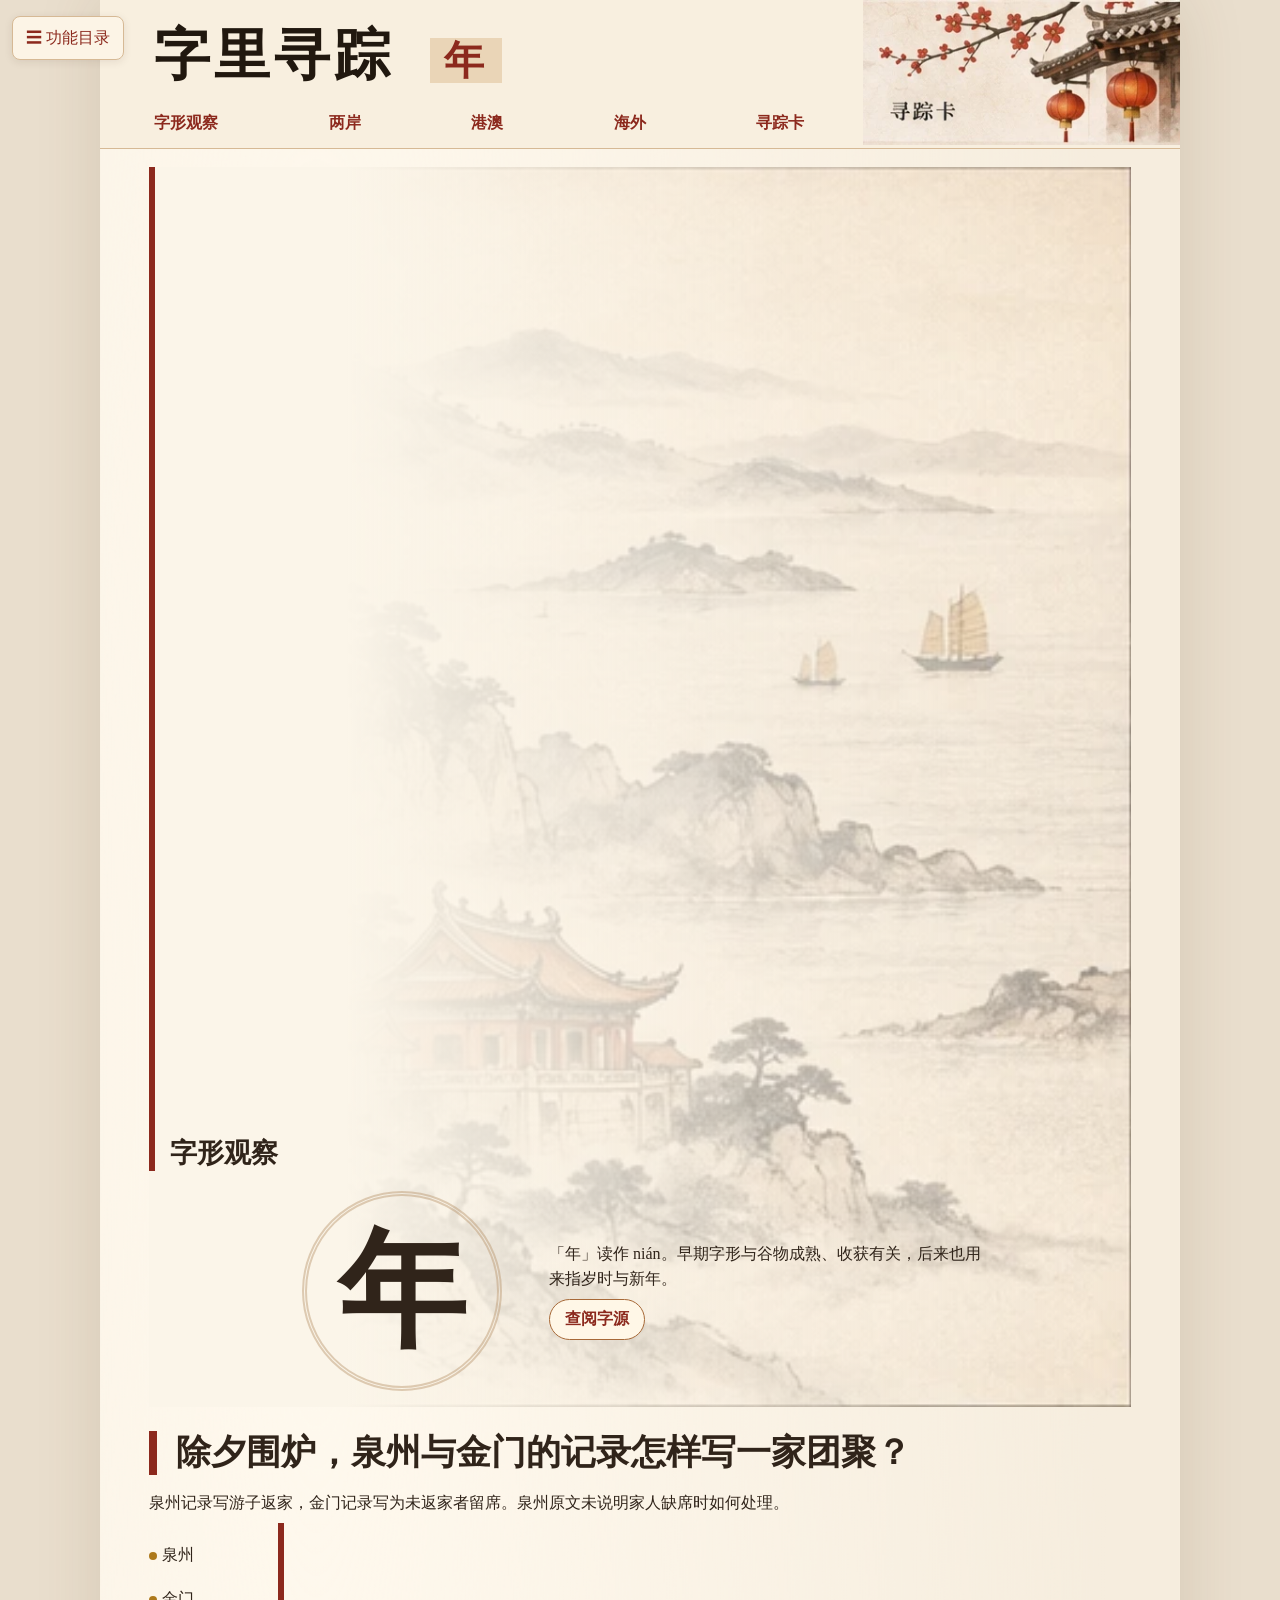
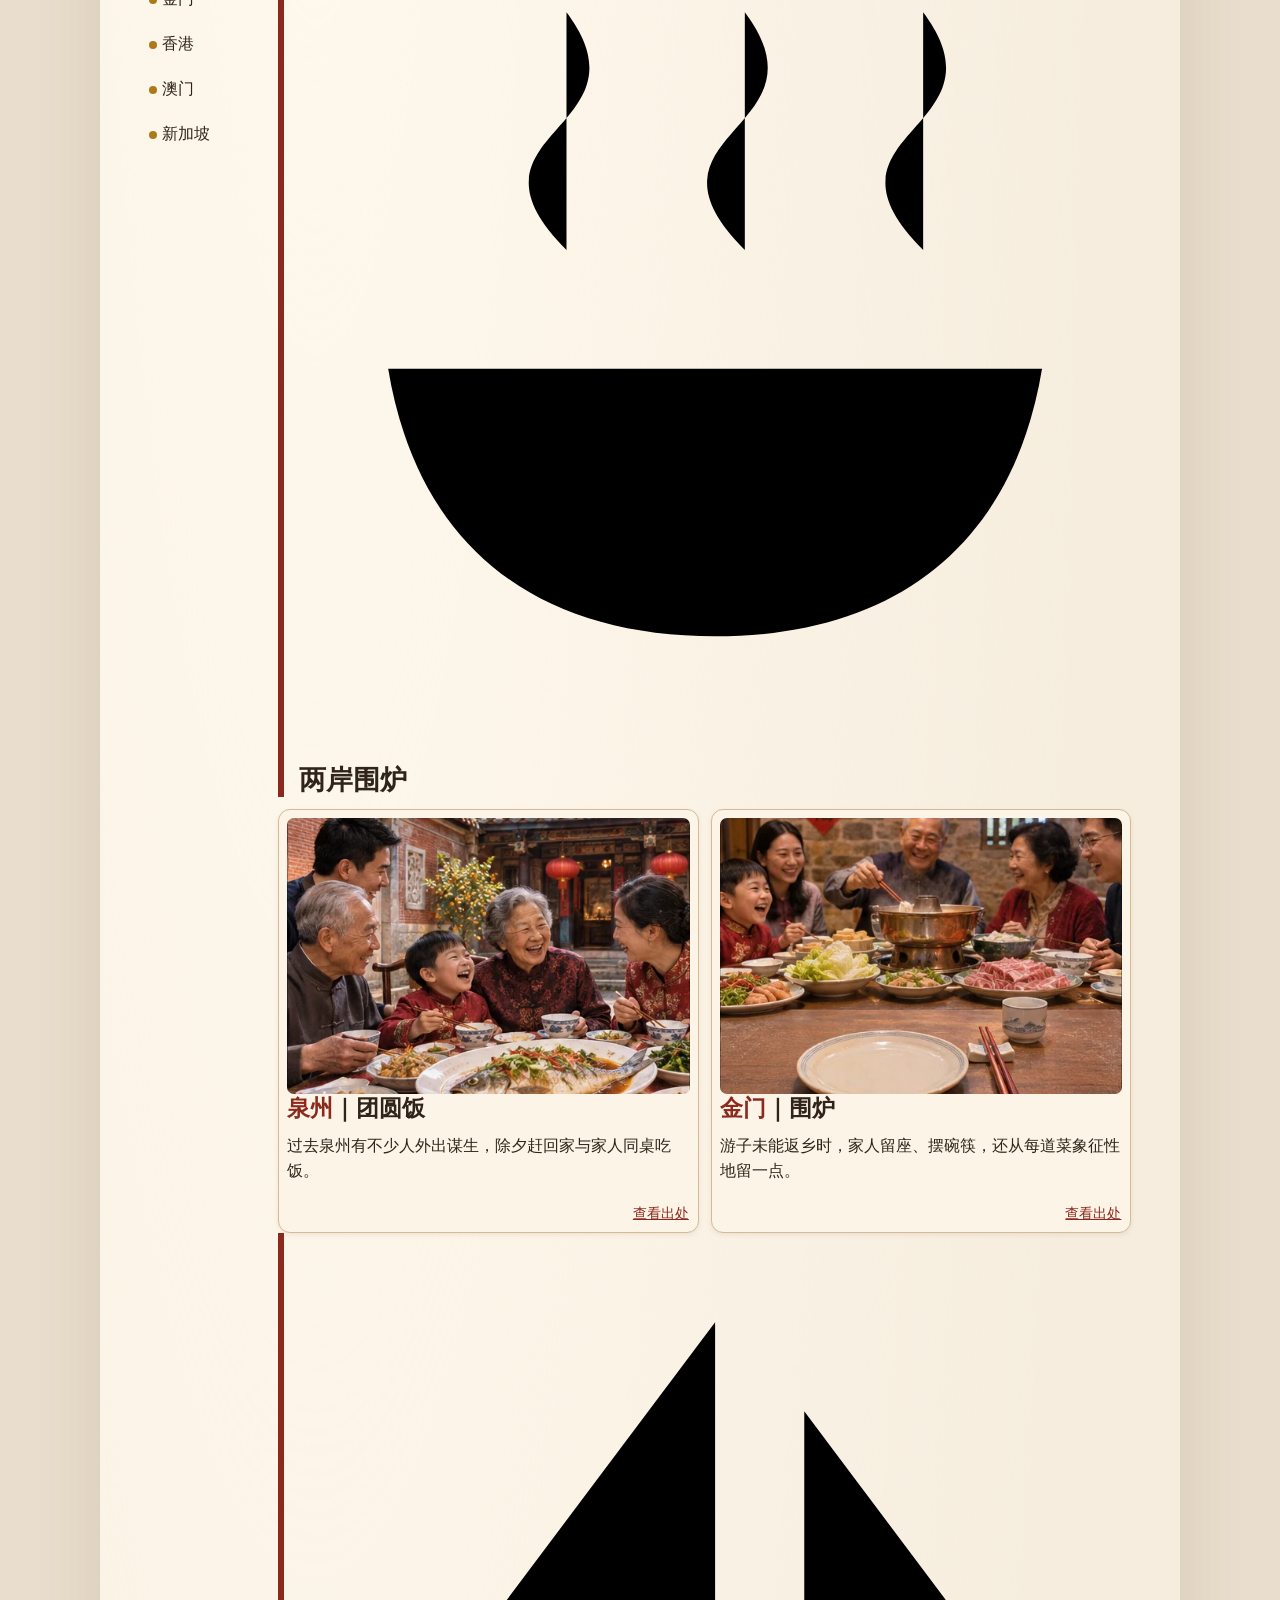
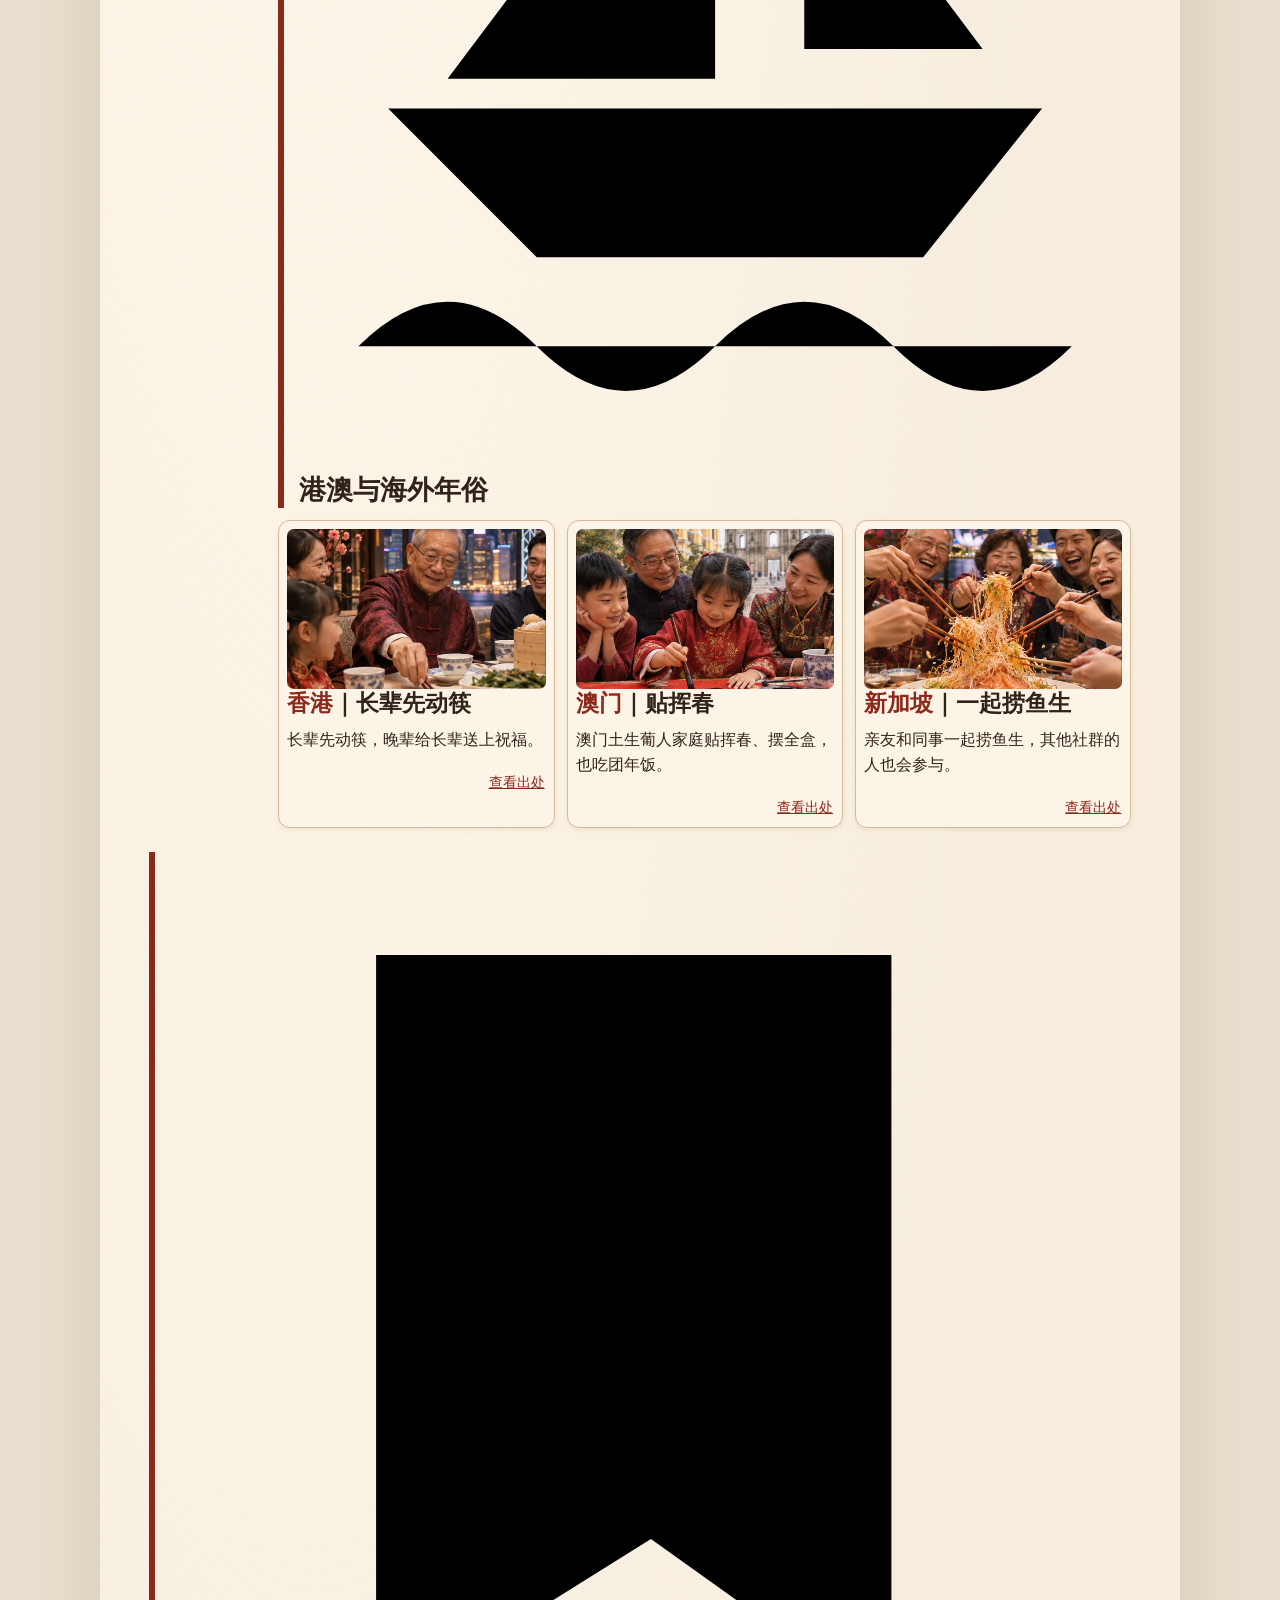
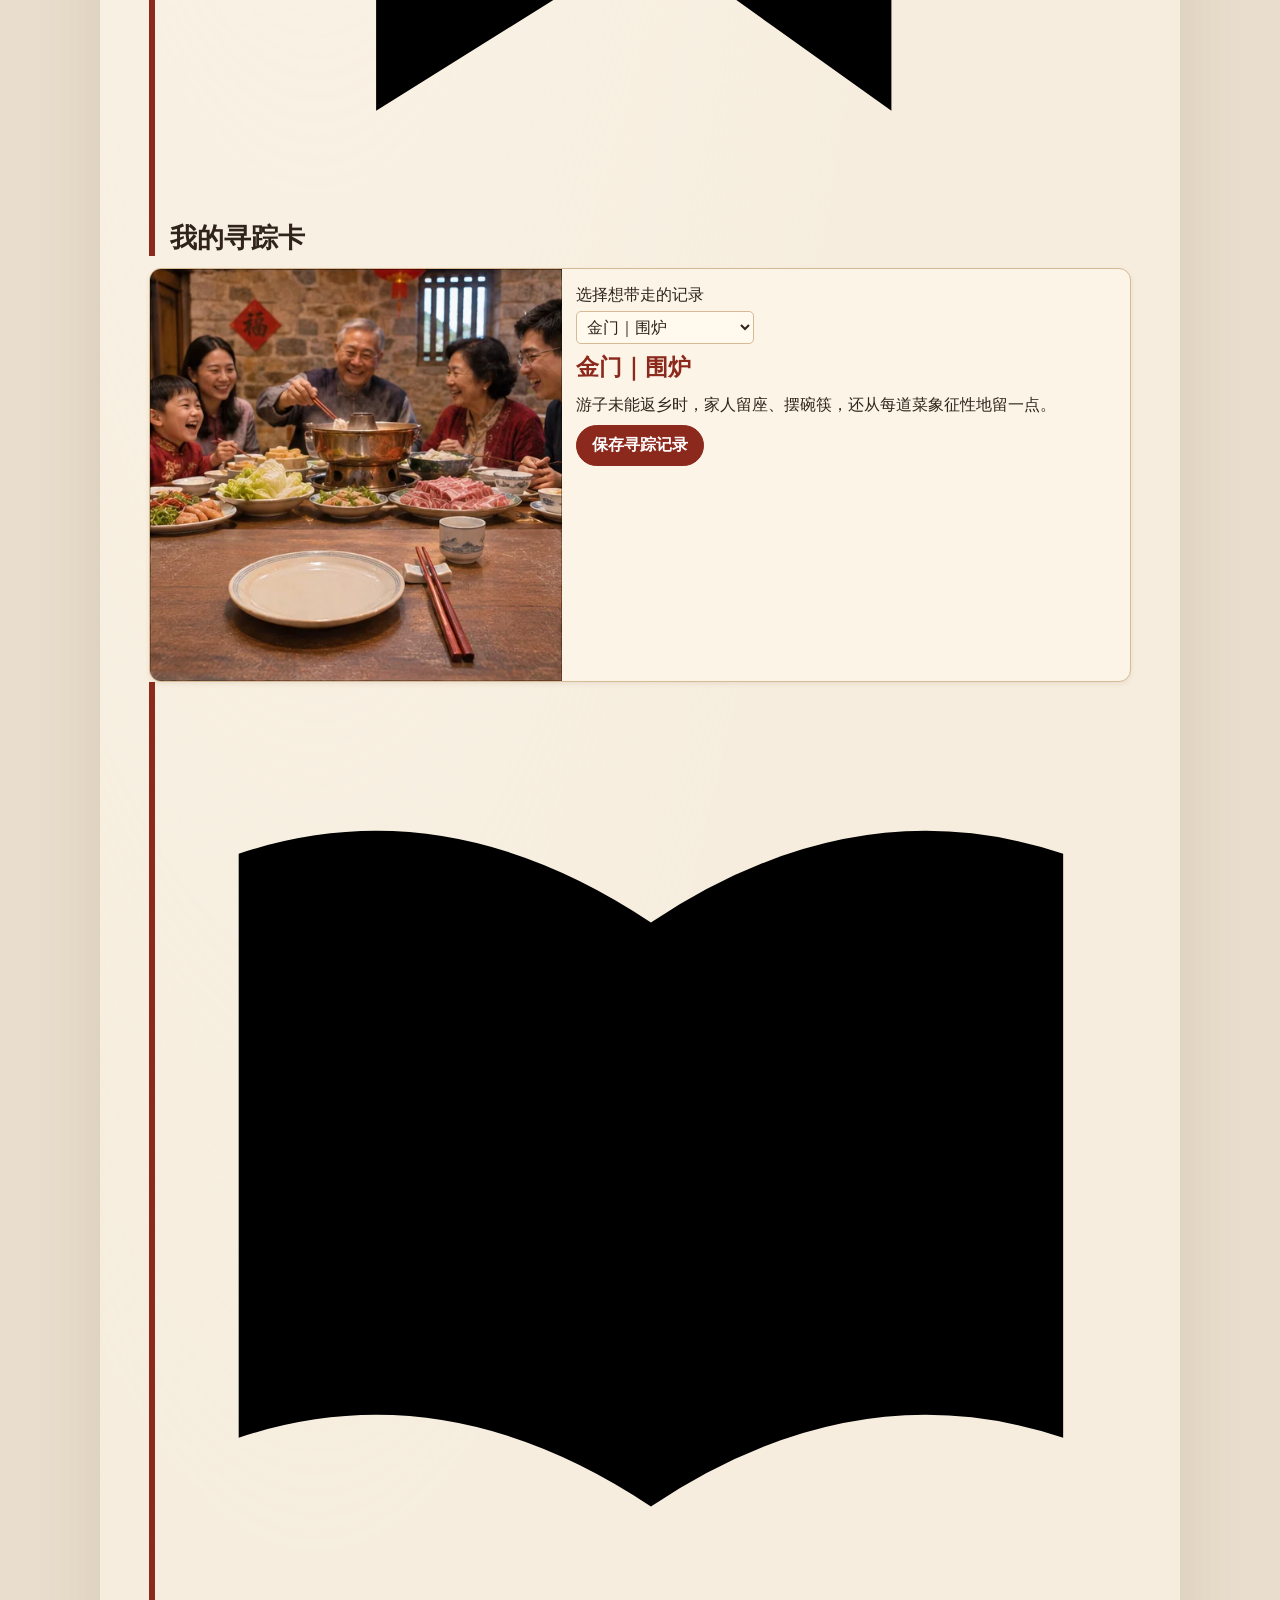
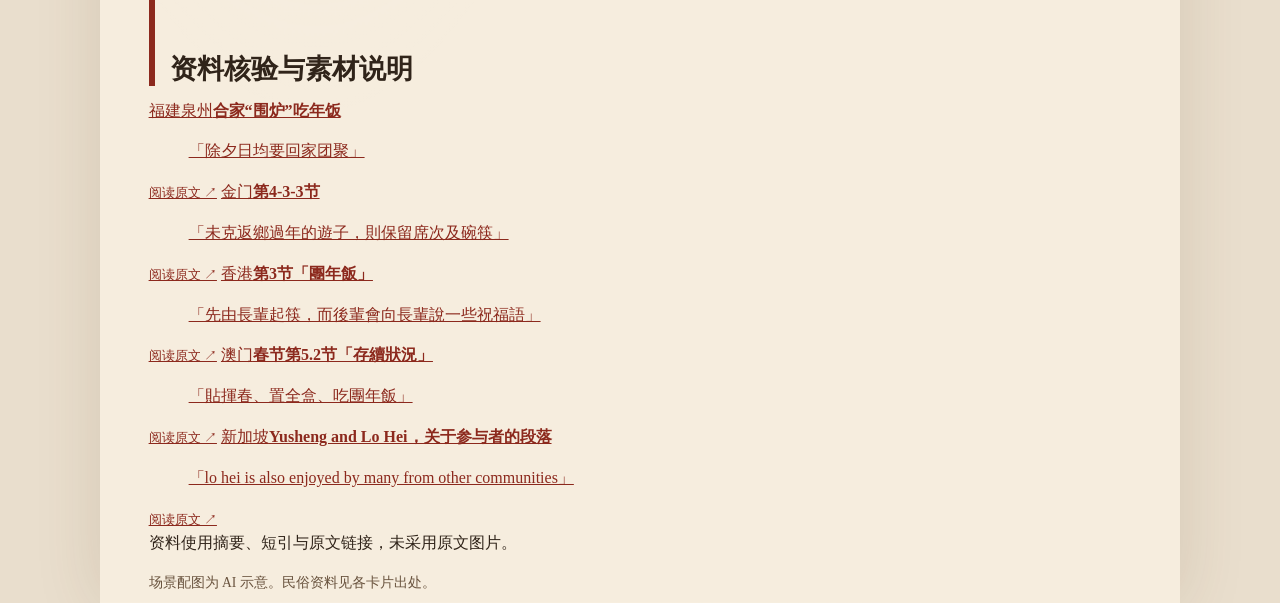
<file: journey.html>
<!doctype html>
<html lang="zh-CN">
<head><meta charset="utf-8"><meta name="viewport" content="width=device-width,initial-scale=1"><meta name="description" content="从年字出发，沿五地年俗看一桌团圆。"><title>字里寻踪 · 年</title><link rel="stylesheet" href="style.css"><script defer src="app.js"></script></head>
<body><div class="page">
<header><button class="journey-menu-toggle" id="journey-menu-toggle" type="button" aria-controls="journey-sidebar" aria-expanded="false">☰ 功能目录</button><a class="brand" href="#top">字里寻踪 <span>年</span></a><nav aria-label="章节"><a href="#form">字形观察</a><a href="#nian-strait">两岸</a><a href="#nian-hongkong">港澳</a><a href="#nian-singapore">海外</a><a href="#keepsake">寻踪卡</a></nav></header>
<main id="top">
<section id="form"><div class="glyph-panel"><h2 class="section-title"><svg class="chapter-seal" viewBox="0 0 28 28" aria-hidden="true" focusable="false"><path d="M7 5v18M17 3v22M3 11h22M3 18h22 M8 7l12 15"/></svg>字形观察</h2><div class="observation"><div class="glyph" aria-hidden="true">年</div><div><p>「年」读作 nián。早期字形与谷物成熟、收获有关，后来也用来指岁时与新年。</p><a class="outline" href="https://humanum.arts.cuhk.edu.hk/Lexis/lexi-mf/search.php?word=%E5%B9%B4" target="_blank" rel="noopener">查阅字源</a></div></div></div></section>
<section id="nian-strait"><div class="story-intro"><div><h1>除夕围炉，泉州与金门的记录怎样写一家团聚？</h1><p>泉州记录写游子返家，金门记录写为未返家者留席。泉州原文未说明家人缺席时如何处理。</p></div><div class="scene-panel" role="img" aria-label="除夕围炉场景插画"></div></div><div class="journey"><nav class="route" aria-label="五地路线"><button data-record="nian-quanzhou" type="button">泉州</button><button data-record="nian-jinmen" type="button">金门</button><button data-record="nian-hongkong" type="button">香港</button><button data-record="nian-macao" type="button">澳门</button><button data-record="nian-singapore" type="button">新加坡</button></nav><div class="tiles"><h2 class="section-title"><svg class="chapter-seal" viewBox="0 0 28 28" aria-hidden="true" focusable="false"><path d="M3 15h22c-1 6-5 9-11 9S4 21 3 15Zm6 11h10M9 11c-4-4 3-4 0-8m6 8c-4-4 3-4 0-8m6 8c-4-4 3-4 0-8"/></svg>两岸围炉</h2><div class="pair"><article class="tile" id="nian-quanzhou"><button data-record="nian-quanzhou" type="button"><img src="nian-quanzhou.webp" alt=""><h3><strong>泉州</strong>｜团圆饭</h3><p>过去泉州有不少人外出谋生，除夕赶回家与家人同桌吃饭。</p></button><a href="https://www.quanzhou.gov.cn/lyb/mfms/ssms/200901/t20090123_3174.htm" target="_blank" rel="noopener" aria-label="查看泉州案例出处">查看出处</a></article><article class="tile" id="nian-jinmen"><button data-record="nian-jinmen" type="button"><img src="nian-jinmen.webp" alt=""><h3><strong>金门</strong>｜围炉</h3><p>游子未能返乡时，家人留座、摆碗筷，还从每道菜象征性地留一点。</p></button><a href="https://cabkc.kinmen.gov.tw/uploads/cabkc/files/201812/882f2606-5376-4011-a742-41570dc15277.pdf" target="_blank" rel="noopener" aria-label="查看金门案例出处">查看出处</a></article></div><h2 class="section-title"><svg class="chapter-seal" viewBox="0 0 28 28" aria-hidden="true" focusable="false"><path d="M3 16h22l-4 5H8Zm11-13v12H5Zm3 3 6 8h-6ZM2 24q3-3 6 0t6 0t6 0t6 0"/></svg>港澳与海外年俗</h2><div class="extras"><article class="tile" id="nian-hongkong"><button data-record="nian-hongkong" type="button"><img src="nian-hongkong.webp" alt=""><h3><strong>香港</strong>｜长辈先动筷</h3><p>长辈先动筷，晚辈给长辈送上祝福。</p></button><a href="https://www.familyandwomen.gov.hk/tc/story/2025012012273736147.html" target="_blank" rel="noopener" aria-label="查看香港案例出处">查看出处</a></article><article class="tile" id="nian-macao"><button data-record="nian-macao" type="button"><img src="nian-macao.webp" alt=""><h3><strong>澳门</strong>｜贴挥春</h3><p>澳门土生葡人家庭贴挥春、摆全盒，也吃团年饭。</p></button><a href="https://www.gov.mo/zh-hant/wp-content/uploads/sites/4/2024/12/%E9%A0%85%E7%9B%AE%E5%88%97%E5%85%A5%E9%9D%9E%E9%81%BA%E5%90%8D%E9%8C%84%E5%85%AC%E9%96%8B%E8%AB%AE%E8%A9%A2-%E4%B8%AD%E6%96%87.pdf" target="_blank" rel="noopener" aria-label="查看澳门案例出处">查看出处</a></article><article class="tile" id="nian-singapore"><button data-record="nian-singapore" type="button"><img src="nian-singapore.webp" alt=""><h3><strong>新加坡</strong>｜一起捞鱼生</h3><p>亲友和同事一起捞鱼生，其他社群的人也会参与。</p></button><a href="https://www.roots.gov.sg/ich-landing/ich/yusheng-and-lo-hei" target="_blank" rel="noopener" aria-label="查看新加坡案例出处">查看出处</a></article></div></div></div></section>
<section id="keepsake"><h2 class="section-title"><svg class="chapter-seal" viewBox="0 0 28 28" aria-hidden="true" focusable="false"><path d="M6 3h15v22l-7-5-8 5ZM9 8h9m-9 4h7"/></svg>我的寻踪卡</h2><div class="keepsake"><img id="keepsake-image" src="nian-jinmen.webp" alt=""><div class="note"><label for="place">选择想带走的记录</label><select id="place"><option value="nian-quanzhou">福建泉州｜团圆饭</option><option value="nian-jinmen" selected>金门｜围炉</option><option value="nian-hongkong">香港｜长辈先动筷</option><option value="nian-macao">澳门｜贴挥春</option><option value="nian-singapore">新加坡｜一起捞鱼生</option></select><h3 id="selected-title"></h3><p id="selected-detail" aria-live="polite"></p><button id="save" class="solid">保存寻踪记录</button></div></div></section>
<section id="journey-sources"><h2 class="section-title"><svg class="chapter-seal" viewBox="0 0 28 28" aria-hidden="true" focusable="false"><path d="M2 5q6-2 12 2 6-4 12-2v17q-6-2-12 2-6-4-12-2Zm12 2v17"/></svg>资料核验与素材说明</h2><div class="source-grid"><a class="source-card" href="https://www.quanzhou.gov.cn/lyb/mfms/ssms/200901/t20090123_3174.htm" target="_blank" rel="noopener"><span>福建泉州</span><strong>合家“围炉”吃年饭</strong><blockquote>「除夕日均要回家团聚」</blockquote><small>阅读原文 ↗</small></a>
<a class="source-card" href="https://cabkc.kinmen.gov.tw/uploads/cabkc/files/201812/882f2606-5376-4011-a742-41570dc15277.pdf" target="_blank" rel="noopener"><span>金门</span><strong>第4-3-3节</strong><blockquote>「未克返鄉過年的遊子，則保留席次及碗筷」</blockquote><small>阅读原文 ↗</small></a>
<a class="source-card" href="https://www.familyandwomen.gov.hk/tc/story/2025012012273736147.html" target="_blank" rel="noopener"><span>香港</span><strong>第3节「團年飯」</strong><blockquote>「先由長輩起筷，而後輩會向長輩說一些祝福語」</blockquote><small>阅读原文 ↗</small></a>
<a class="source-card" href="https://www.gov.mo/zh-hant/wp-content/uploads/sites/4/2024/12/%E9%A0%85%E7%9B%AE%E5%88%97%E5%85%A5%E9%9D%9E%E9%81%BA%E5%90%8D%E9%8C%84%E5%85%AC%E9%96%8B%E8%AB%AE%E8%A9%A2-%E4%B8%AD%E6%96%87.pdf" target="_blank" rel="noopener"><span>澳门</span><strong>春节第5.2节「存續狀況」</strong><blockquote>「貼揮春、置全盒、吃團年飯」</blockquote><small>阅读原文 ↗</small></a>
<a class="source-card" href="https://www.roots.gov.sg/ich-landing/ich/yusheng-and-lo-hei" target="_blank" rel="noopener"><span>新加坡</span><strong>Yusheng and Lo Hei，关于参与者的段落</strong><blockquote>「lo hei is also enjoyed by many from other communities」</blockquote><small>阅读原文 ↗</small></a></div><p class="source-note">资料使用摘要、短引与原文链接，未采用原文图片。</p></section><footer>场景配图为 AI 示意。民俗资料见各卡片出处。</footer>
</main></div>
<dialog aria-labelledby="record-title"><form method="dialog"><button class="close" aria-label="关闭记录">×</button></form><img id="record-image" alt=""><div class="record"><h2 id="record-title"></h2><p id="record-body"></p><blockquote id="record-quote"></blockquote><div class="actions"><a id="record-source" target="_blank" rel="noopener">查看出处</a><button id="keep" class="solid">加入寻踪卡</button></div></div></dialog>
<script id="records" type="application/json">[{"id":"nian-quanzhou","place":"福建泉州","title":"赶回来吃的那顿饭","meal_name":"合家“围炉”吃年饭，正文也称“团圆饭”。","recorded_action":"过去泉州有不少人外出谋生，除夕赶回家与家人同桌吃饭。","source_quote":"除夕日均要回家团聚","body":"泉州的年俗记录写到，过去有人常年在外谋生，到了除夕，便赶回家和家人围炉吃年饭。","source_title":"新春忆旧俗","source_section":"合家“围炉”吃年饭","source_url":"https://www.quanzhou.gov.cn/lyb/mfms/ssms/200901/t20090123_3174.htm","short":"团圆饭","material_use":"文字采用摘要、短引和原文链接。场景配图为 AI 示意，未采用原文图片。"},{"id":"nian-jinmen","place":"金门","title":"给没回来的人留一副碗筷","meal_name":"“除夕守岁围炉”一节使用“年夜饭”。","recorded_action":"游子未能返乡时，家人留座、摆碗筷，还从每道菜象征性地留一点。","source_quote":"未克返鄉過年的遊子，則保留席次及碗筷","body":"金门的年俗记录里，家人未能返乡，年夜饭桌上仍给他留座、摆碗筷。每道菜也留一点，让缺席的人在这顿饭里有个位置。","source_title":"认识金门小百科·岁时节庆及迎神祭祖篇","source_section":"第4-3-3节","source_url":"https://cabkc.kinmen.gov.tw/uploads/cabkc/files/201812/882f2606-5376-4011-a742-41570dc15277.pdf","short":"围炉","material_use":"文字采用摘要、短引和原文链接。场景配图为 AI 示意，未采用原文图片。"},{"id":"nian-hongkong","place":"香港","title":"长辈先动筷，晚辈送祝福","body":"香港家庭及妇女资讯平台采访的学者提到，传统团年饭可围圆桌而坐，长辈先动筷，晚辈向长辈说祝福语。","recorded_action":"长辈先动筷，晚辈给长辈送上祝福。","source_title":"香港家庭及妇女资讯平台《春节习俗重视家庭团圆》","source_url":"https://www.familyandwomen.gov.hk/tc/story/2025012012273736147.html","short":"长辈先动筷","source_section":"第3节「團年飯」","source_quote":"先由長輩起筷，而後輩會向長輩說一些祝福語","material_use":"文字采用摘要、短引和原文链接。场景配图为 AI 示意，未采用原文图片。"},{"id":"nian-macao","place":"澳门","title":"贴挥春，吃团年饭","body":"澳门非遗名录公开咨询文本记载，澳门土生葡人社群也重视春节，家中会打扫、贴挥春、摆放装有贺年糖果的全盒，并吃团年饭。","recorded_action":"澳门土生葡人家庭贴挥春、摆全盒，也吃团年饭。","source_title":"澳门非遗名录公开咨询文本 · 春节第5.2节","source_url":"https://www.gov.mo/zh-hant/wp-content/uploads/sites/4/2024/12/%E9%A0%85%E7%9B%AE%E5%88%97%E5%85%A5%E9%9D%9E%E9%81%BA%E5%90%8D%E9%8C%84%E5%85%AC%E9%96%8B%E8%AB%AE%E8%A9%A2-%E4%B8%AD%E6%96%87.pdf","short":"贴挥春","source_section":"春节第5.2节「存續狀況」","source_quote":"貼揮春、置全盒、吃團年飯","material_use":"文字采用摘要、短引和原文链接。场景配图为 AI 示意，未采用原文图片。"},{"id":"nian-singapore","place":"新加坡","title":"一起把鱼生捞起来","body":"新加坡国家文物局资料记载，春节捞鱼生时，人们一起抛拌食材。参与者包括家人、朋友和同事，其他社群的人也会参与。","recorded_action":"亲友和同事一起捞鱼生，其他社群的人也会参与。","source_title":"新加坡国家文物局 Roots · Yusheng and Lo Hei","source_url":"https://www.roots.gov.sg/ich-landing/ich/yusheng-and-lo-hei","short":"一起捞鱼生","source_section":"Yusheng and Lo Hei，关于参与者的段落","source_quote":"lo hei is also enjoyed by many from other communities","material_use":"文字采用摘要、短引和原文链接。场景配图为 AI 示意，未采用原文图片。"}]</script>
<style id="journey-sidebar-style">
.journey-menu-toggle{position:fixed;left:12px;top:16px;z-index:6;min-height:44px;padding:8px 13px;border:1px solid #d6b995;border-radius:8px;background:#fcf4e6;color:#8c291d;font:inherit;cursor:pointer;box-shadow:0 2px 8px #30241a18}
.journey-sidebar{position:fixed;inset:0 auto 0 0;width:min(240px,85vw);padding:78px 16px 24px;z-index:5;background:#fcf4e6;color:#30241a;border-right:1px solid #d6b995;box-shadow:6px 0 24px #30241a18;overflow-y:auto;transform:translateX(-105%);visibility:hidden}
.journey-sidebar.is-open{transform:translateX(0);visibility:visible}
.journey-sidebar-title{font-size:1.35rem;font-weight:bold;margin:0 10px 20px;color:#8c291d}
.journey-sidebar nav{display:grid;gap:5px}
.journey-sidebar a{display:block;padding:10px;border-radius:7px;color:#30241a;text-decoration:none;min-height:44px}
.journey-sidebar a:hover,.journey-sidebar a[aria-current="location"]{background:#efdfc5;color:#8c291d}
.journey-sidebar small{display:block;color:#69533e;font-size:12px;margin-top:2px}
.journey-sidebar a:focus-visible,.journey-menu-toggle:focus-visible{outline:3px solid #a35a23;outline-offset:3px}
@media(max-width:700px){.journey-menu-toggle{top:auto;bottom:18px}.journey-sidebar{padding-top:24px;padding-bottom:88px}}
</style>

<aside class="journey-sidebar" id="journey-sidebar" aria-label="功能目录" inert>
<button class="close" id="close-directory" aria-label="关闭目录">×</button><p class="journey-sidebar-title">字里寻踪</p>
<nav aria-label="寻踪功能">
<a href="./">首页<small>了解作品、选择入口</small></a>
<a href="#top">精选寻踪<small>沿一个字读完整故事 · 当前案例「年」</small></a>
<a href="#nian-strait">四海故事<small>按地点浏览两岸、港澳与海外记录</small></a>
<a href="./#lookup">自由查字<small>查询感兴趣的汉字 · 当前收录「年」</small></a>
<a href="#keepsake">我的寻踪卡<small>回看并带走自己的发现</small></a>
<a href="#journey-sources">资料与来源<small>查看出处与素材说明</small></a>
</nav>
</aside>
<script>
(()=>{
const sidebar=document.getElementById('journey-sidebar');
const toggle=document.getElementById('journey-menu-toggle');


function setOpen(open){
 sidebar.classList.toggle('is-open',open);
 sidebar.inert=!open;
 toggle.setAttribute('aria-expanded',String(open));
 toggle.textContent=open?'× 收起目录':'☰ 功能目录';
}
document.querySelector('#close-directory').addEventListener('click',()=>{setOpen(false);toggle.focus();});
toggle.addEventListener('click',()=>setOpen(toggle.getAttribute('aria-expanded')!=='true'));
sidebar.addEventListener('click',event=>{
 const link=event.target.closest('a');
 if(!link)return;

 sidebar.querySelectorAll('a').forEach(item=>item.removeAttribute('aria-current'));
 link.setAttribute('aria-current','location');
 setOpen(false);
 toggle.focus({preventScroll:true});
});
document.addEventListener('keydown',event=>{
 if(event.key==='Escape'&&toggle.getAttribute('aria-expanded')==='true'){
  setOpen(false);toggle.focus({preventScroll:true});
 }
});
document.addEventListener('click',event=>{
 if(!sidebar.contains(event.target)&&!toggle.contains(event.target))setOpen(false);
});
})();
</script>
</body></html>
</file>
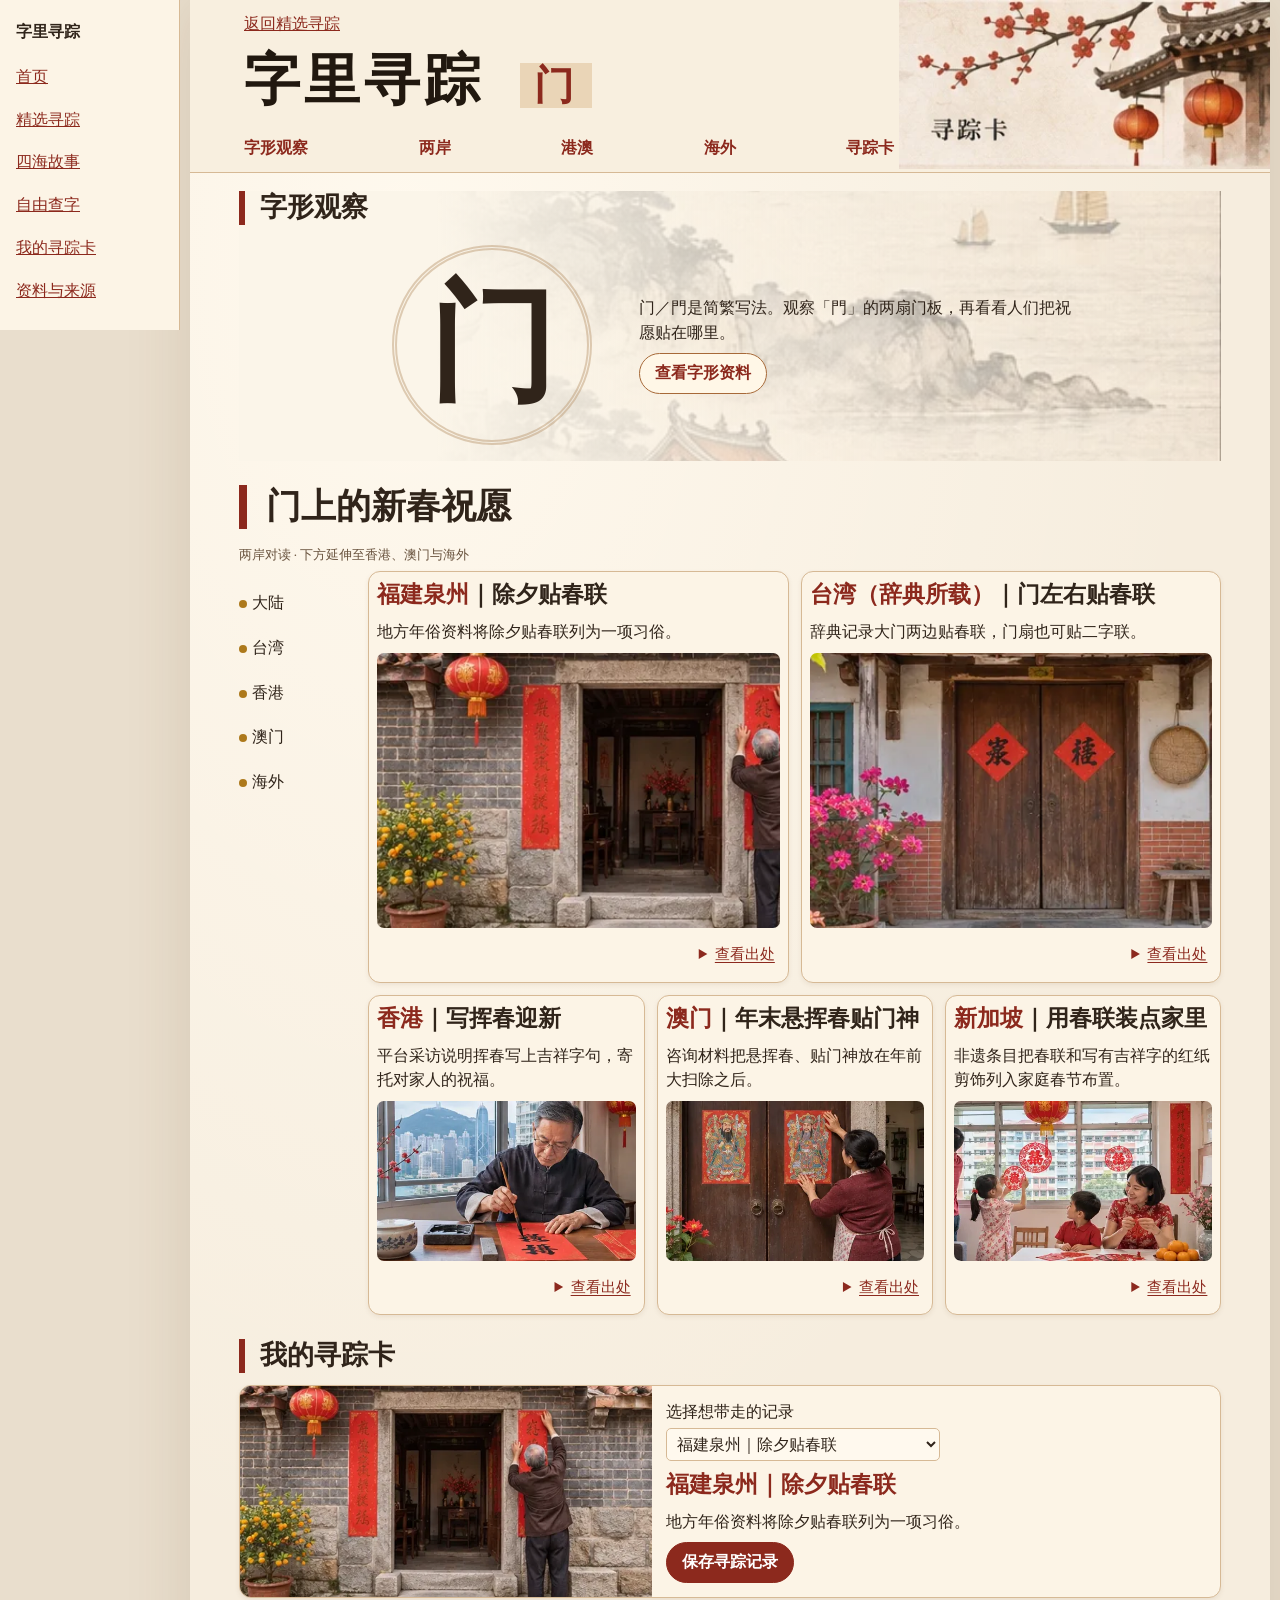
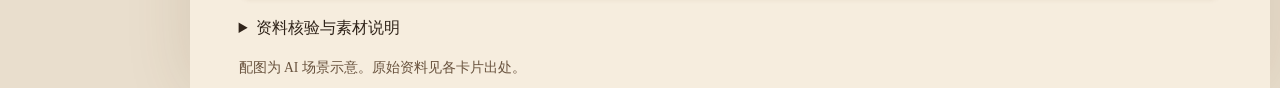
<file: men.html>
<!doctype html><html lang="zh-CN"><head><meta charset="utf-8"><meta name="viewport" content="width=device-width, initial-scale=1"><title>门 · 门上的新春祝愿</title><link rel="stylesheet" href="style.css"><style>.demo-shell{display:grid;grid-template-columns:180px minmax(0,1fr);max-width:1280px;margin:auto;align-items:start}.page{width:100%}.directory{position:sticky;top:0;background:#fcf4e6;padding:20px 16px;border-right:1px solid var(--line)}.directory nav{display:grid;gap:6px;margin-top:14px}.directory a{padding:6px 0}#sources{margin-top:18px;scroll-margin-top:145px}.demo-caption{font-size:.82rem;color:#69533e}.tile img{object-position:var(--crop,50%)}
@media(max-width:750px){.demo-shell{display:block}.directory{position:static}.directory nav{grid-template-columns:repeat(3,1fr)}.tile p{display:block}header nav{flex-wrap:wrap}}</style><style>
.story-evidence{margin:0 10px 10px;font-size:.95rem}
.story-evidence summary{color:#8c291e;text-align:right;padding:6px 3px;cursor:pointer;text-decoration:underline;text-underline-offset:3px}
.story-evidence-content{background:#fff9ee;border-top:1px solid #dbc4a7;padding:12px;line-height:1.6}
.story-evidence dl,.story-evidence dd,.story-evidence blockquote{margin:0}
.story-evidence dt{color:#75412a;font-size:.84rem;font-weight:700}
.story-evidence dd{margin-bottom:10px}
.story-evidence blockquote{border-left:2px solid #b77e55;padding-left:10px}
.story-evidence p{margin:0}
.story-evidence-content>a{font-weight:700}
.pair:has(.story-evidence),.extras:has(.story-evidence){align-items:start}
@media(max-width:540px){.pair:has(.story-evidence){grid-template-columns:1fr}}
</style></head><body data-character="门"><div class="demo-shell"><aside class="directory"><strong>字里寻踪</strong><nav aria-label="功能目录"><a href="./">首页</a><a href="featured.html">精选寻踪</a><a href="regions.html">四海故事</a><a href="#story-lookup" data-open-story-lookup aria-controls="story-lookup" aria-expanded="false">自由查字</a><a href="#keepsake">我的寻踪卡</a><a href="#sources">资料与来源</a></nav></aside><div class="page"><header><a href="featured.html">返回精选寻踪</a><div class="brand">字里寻踪 <span>门</span></div><nav aria-label="章节"><a href="#form">字形观察</a><a href="#strait">两岸</a><a href="#men-3">港澳</a><a href="#men-5">海外</a><a href="#keepsake">寻踪卡</a></nav></header>
<main><style>
.story-lookup{scroll-margin-top:130px;background:#fcf7ed;border:1px solid #d9c5ac;border-radius:12px;padding:clamp(10px,3vw,22px);margin:0 0 20px}
.story-lookup[hidden]{display:none}
.story-lookup-heading{display:flex;align-items:center;justify-content:space-between;gap:8px;margin-bottom:8px}
.story-lookup-heading h2{margin:0}
.story-lookup-heading button{border:1px solid #d9c5ac;border-radius:999px;background:#fffaf2;color:#8c291d;min-height:44px;padding:4px 12px;white-space:nowrap}
.story-lookup-form{display:grid;grid-template-columns:minmax(0,1fr) 62px 54px;max-width:550px;min-height:44px;border:1px solid #d9c5ac;border-radius:999px;background:#fffbf3}
.story-lookup-form>*{min-width:0;width:100%;font:inherit;border:0;background:transparent;color:#8c291d;white-space:nowrap;padding:4px 6px}
.story-lookup-form input{color:#30241a;border-radius:999px 0 0 999px;padding-left:12px}
.story-lookup-form button{border-radius:0 999px 999px 0}
.story-lookup-form :focus-visible{outline:2px solid #8c291d;outline-offset:-2px}
.story-lookup .lookup-result{margin-top:12px;max-width:650px}
</style>
<section id="story-lookup" class="story-lookup" aria-labelledby="story-lookup-title" hidden>
<div class="story-lookup-heading"><h2 id="story-lookup-title">自由查字</h2><button type="button" id="close-story-lookup">收起查字</button></div>
<form class="story-lookup-form" id="story-lookup-form" role="search"><input id="hanzi" aria-label="输入一个汉字" placeholder="查一个感兴趣的字" autocomplete="off" enterkeyhint="search"><select id="featured-word" aria-label="快速选择精选汉字"><option value="">选字</option><option value="年">年</option><option value="门">门</option><option value="茶">茶</option><option value="船">船</option><option value="灯">灯</option><option value="圆">圆</option></select><button type="submit">查询</button></form>
<section id="lookup-result" class="lookup-result" hidden>
<h2 id="word"></h2><p id="status" role="status"></p><div id="definitions"></div>
<p><a id="source" target="_blank" rel="noopener">查看萌典原词条</a></p>
<button id="retry" type="button" hidden>重新查询</button> <a id="story">查看精选故事</a>
</section>
</section><section id="form"><h2>字形观察</h2><div class="observation"><div class="glyph">门</div><div><p>门／門是简繁写法。观察「門」的两扇门板，再看看人们把祝愿贴在哪里。</p><button class="outline" id="open-glyph" type="button" aria-haspopup="dialog" aria-controls="glyph-dialog">查看字形资料</button></div></div></section>
<section id="strait"><h1>门上的新春祝愿</h1><p class="demo-caption">两岸对读 · 下方延伸至香港、澳门与海外</p><div class="journey"><nav class="route" aria-label="地区"><button type="button" data-record="men-1">大陆</button><button type="button" data-record="men-2">台湾</button><button type="button" data-record="men-3">香港</button><button type="button" data-record="men-4">澳门</button><button type="button" data-record="men-5">海外</button></nav><div><div class="pair"><article class="tile" id="men-1" style="--crop:20%"><button type="button" data-record="men-1"><h3><strong>福建泉州</strong>｜除夕贴春联</h3><p>地方年俗资料将除夕贴春联列为一项习俗。</p><img src="men-1-regional.webp" alt="主题场景示意"></button><details class="story-evidence"><summary>查看出处</summary><div class="story-evidence-content"><dl><dt>故事细节</dt><dd>地方年俗资料将除夕贴春联列为一项习俗。</dd><dt>原文定位</dt><dd>新春忆旧俗 · 除夕贴春联</dd></dl><a href="https://www.quanzhou.gov.cn/lyb/mfms/ssms/200901/t20090123_3174.htm" target="_blank" rel="noopener">打开原文 →</a></div></details></article><article class="tile" id="men-2" style="--crop:40%"><button type="button" data-record="men-2"><h3><strong>台湾（辞典所载）</strong>｜门左右贴春联</h3><p>辞典记录大门两边贴春联，门扇也可贴二字联。</p><img src="men-2-regional.webp" alt="主题场景示意"></button><details class="story-evidence"><summary>查看出处</summary><div class="story-evidence-content"><dl><dt>故事细节</dt><dd>辞典记录大门两边贴春联，门扇也可贴二字联。</dd><dt>原文定位</dt><dd>台湾民俗文物辞典 · 春节布置</dd></dl><a href="https://dict.th.gov.tw/detailPage.aspx?Ca=302&amp;ID=1457" target="_blank" rel="noopener">打开原文 →</a></div></details></article></div><div class="extras"><article class="tile" id="men-3" style="--crop:50%"><button type="button" data-record="men-3"><h3><strong>香港</strong>｜写挥春迎新</h3><p>平台采访说明挥春写上吉祥字句，寄托对家人的祝福。</p><img src="men-3-regional.webp" alt="主题场景示意"></button><details class="story-evidence"><summary>查看出处</summary><div class="story-evidence-content"><dl><dt>故事细节</dt><dd>平台采访说明挥春写上吉祥字句，寄托对家人的祝福。</dd><dt>原文定位</dt><dd>春节习俗重视家庭团圆 · 第2节 貼揮春</dd></dl><a href="https://www.familyandwomen.gov.hk/tc/story/2025012012273736147.html" target="_blank" rel="noopener">打开原文 →</a></div></details></article><article class="tile" id="men-4" style="--crop:75%"><button type="button" data-record="men-4"><h3><strong>澳门</strong>｜年末悬挥春贴门神</h3><p>咨询材料把悬挥春、贴门神放在年前大扫除之后。</p><img src="men-4-regional.webp" alt="主题场景示意"></button><details class="story-evidence"><summary>查看出处</summary><div class="story-evidence-content"><dl><dt>故事细节</dt><dd>咨询材料把悬挥春、贴门神放在年前大扫除之后。</dd><dt>原文定位</dt><dd>非遗名录公开咨询文本 · 春节</dd></dl><a href="https://www.gov.mo/zh-hant/wp-content/uploads/sites/4/2024/12/%E9%A0%85%E7%9B%AE%E5%88%97%E5%85%A5%E9%9D%9E%E9%81%BA%E5%90%8D%E9%8C%84%E5%85%AC%E9%96%8B%E8%AB%AE%E8%A9%A2-%E4%B8%AD%E6%96%87.pdf" target="_blank" rel="noopener">打开原文 →</a></div></details></article><article class="tile" id="men-5" style="--crop:100%"><button type="button" data-record="men-5"><h3><strong>新加坡</strong>｜用春联装点家里</h3><p>非遗条目把春联和写有吉祥字的红纸剪饰列入家庭春节布置。</p><img src="men-5-regional.webp" alt="主题场景示意"></button><details class="story-evidence"><summary>查看出处</summary><div class="story-evidence-content"><dl><dt>故事细节</dt><dd>非遗条目把春联和写有吉祥字的红纸剪饰列入家庭春节布置。</dd><dt>原文定位</dt><dd>Chinese New Year · 春节布置段落</dd></dl><a href="https://www.roots.gov.sg/ich-landing/ich/chinese-new-year" target="_blank" rel="noopener">打开原文 →</a></div></details></article></div></div></div></section>
<section id="keepsake"><h2>我的寻踪卡</h2><div class="keepsake"><img id="keepsake-image" src="men-1-regional.webp" alt="主题场景示意"><div class="note"><label for="place">选择想带走的记录</label><select id="place"><option value="men-1">福建泉州｜除夕贴春联</option><option value="men-2">台湾（辞典所载）｜门左右贴春联</option><option value="men-3">香港｜写挥春迎新</option><option value="men-4">澳门｜年末悬挥春贴门神</option><option value="men-5">新加坡｜用春联装点家里</option></select><h3 id="selected-title"></h3><p id="selected-detail" aria-live="polite"></p><button class="solid" id="save">保存寻踪记录</button></div></div></section>
<details id="sources"><summary>资料核验与素材说明</summary><ul><li>福建泉州 · <a href="https://www.quanzhou.gov.cn/lyb/mfms/ssms/200901/t20090123_3174.htm">新春忆旧俗</a> · 除夕贴春联</li><li>台湾（辞典所载） · <a href="https://dict.th.gov.tw/detailPage.aspx?Ca=302&amp;ID=1457">台湾民俗文物辞典</a> · 春节布置</li><li>香港 · <a href="https://www.familyandwomen.gov.hk/tc/story/2025012012273736147.html">春节习俗重视家庭团圆</a> · 第2节 貼揮春</li><li>澳门 · <a href="https://www.gov.mo/zh-hant/wp-content/uploads/sites/4/2024/12/%E9%A0%85%E7%9B%AE%E5%88%97%E5%85%A5%E9%9D%9E%E9%81%BA%E5%90%8D%E9%8C%84%E5%85%AC%E9%96%8B%E8%AB%AE%E8%A9%A2-%E4%B8%AD%E6%96%87.pdf">非遗名录公开咨询文本</a> · 春节</li><li>新加坡 · <a href="https://www.roots.gov.sg/ich-landing/ich/chinese-new-year">Chinese New Year</a> · 春节布置段落</li></ul></details><footer>配图为 AI 场景示意。原始资料见各卡片出处。</footer></main></div></div>
<dialog aria-labelledby="record-title"><form method="dialog"><button class="close" aria-label="关闭记录">×</button></form><img id="record-image" alt="主题场景示意"><div class="record"><h2 id="record-title"></h2><p id="record-body"></p><blockquote id="record-quote"></blockquote><div class="actions"><a id="record-source">查看出处</a><button class="solid" id="keep">加入寻踪卡</button></div></div></dialog>
<script id="records" type="application/json">[{"id":"men-1","hanzi":"门／門","region":"大陆","place":"福建泉州","title":"除夕贴春联","body":"地方年俗资料将除夕贴春联列为一项习俗。","source_title":"新春忆旧俗","source_section":"除夕贴春联","source_url":"https://www.quanzhou.gov.cn/lyb/mfms/ssms/200901/t20090123_3174.htm","status":"来源已定位","material_use":"中文摘要；不转载原图，引用时附出处","short":"除夕贴春联","recorded_action":"地方年俗资料将除夕贴春联列为一项习俗。","image":"men-1-regional.webp"},{"id":"men-2","hanzi":"门／門","region":"台湾","place":"台湾（辞典所载）","title":"门左右贴春联","body":"辞典记录大门两边贴春联，门扇也可贴二字联。","source_title":"台湾民俗文物辞典","source_section":"春节布置","source_url":"https://dict.th.gov.tw/detailPage.aspx?Ca=302&ID=1457","status":"来源已定位","material_use":"中文摘要；不转载原图，引用时附出处","short":"门左右贴春联","recorded_action":"辞典记录大门两边贴春联，门扇也可贴二字联。","image":"men-2-regional.webp"},{"id":"men-3","hanzi":"门／門","region":"香港","place":"香港","title":"写挥春迎新","body":"平台采访说明挥春写上吉祥字句，寄托对家人的祝福。","source_title":"春节习俗重视家庭团圆","source_section":"第2节 貼揮春","source_url":"https://www.familyandwomen.gov.hk/tc/story/2025012012273736147.html","status":"来源已定位","material_use":"中文摘要；不转载原图，引用时附出处","short":"写挥春迎新","recorded_action":"平台采访说明挥春写上吉祥字句，寄托对家人的祝福。","image":"men-3-regional.webp"},{"id":"men-4","hanzi":"门／門","region":"澳门","place":"澳门","title":"年末悬挥春贴门神","body":"咨询材料把悬挥春、贴门神放在年前大扫除之后。","source_title":"非遗名录公开咨询文本","source_section":"春节","source_url":"https://www.gov.mo/zh-hant/wp-content/uploads/sites/4/2024/12/%E9%A0%85%E7%9B%AE%E5%88%97%E5%85%A5%E9%9D%9E%E9%81%BA%E5%90%8D%E9%8C%84%E5%85%AC%E9%96%8B%E8%AB%AE%E8%A9%A2-%E4%B8%AD%E6%96%87.pdf","status":"来源已定位","material_use":"中文摘要；不转载原图，引用时附出处","short":"年末悬挥春贴门神","recorded_action":"咨询材料把悬挥春、贴门神放在年前大扫除之后。","image":"men-4-regional.webp"},{"id":"men-5","hanzi":"门／門","region":"海外","place":"新加坡","title":"用春联装点家里","body":"非遗条目把春联和写有吉祥字的红纸剪饰列入家庭春节布置。","source_title":"Chinese New Year","source_section":"春节布置段落","source_url":"https://www.roots.gov.sg/ich-landing/ich/chinese-new-year","status":"来源已定位","material_use":"中文摘要；不转载原图，引用时附出处","short":"用春联装点家里","recorded_action":"非遗条目把春联和写有吉祥字的红纸剪饰列入家庭春节布置。","image":"men-5-regional.webp"}]</script><script src="demo.js"></script><script>const sources=document.getElementById('sources');function revealSources(){if(location.hash==='#sources')sources.open=true;}addEventListener('hashchange',revealSources);revealSources();</script><style>
#glyph-dialog{width:min(92vw,620px);max-height:88vh;padding:22px;box-sizing:border-box;overflow:auto}
#glyph-dialog .glyph-preview-head{display:flex;align-items:start;justify-content:space-between;gap:12px}
#glyph-dialog .glyph-close{min-width:44px;min-height:44px;background:transparent;border:1px solid currentColor;border-radius:50%;font:inherit;cursor:pointer}
#glyph-dialog .glyph-forms{display:flex;flex-wrap:wrap;justify-content:center;gap:12px;margin:16px 0}
#glyph-dialog .glyph-form{flex:1 1 110px;text-align:center}
#glyph-dialog .glyph-large{display:block;font:clamp(82px,26vw,190px)/1.15 KaiTi,STKaiti,serif;color:#8c291d}
#glyph-dialog p{margin:14px 0}
</style>
<dialog id="glyph-dialog" aria-labelledby="glyph-title">
  <div class="glyph-preview-head"><h2 id="glyph-title">「门」字形观察</h2><form method="dialog"><button type="submit" class="glyph-close" aria-label="关闭字形预览">×</button></form></div>
  <div class="glyph-forms"><div class="glyph-form"><span class="glyph-large">门</span><span>简体</span></div><div class="glyph-form"><span class="glyph-large">門</span><span>繁体</span></div></div>
  <p>门／門是简繁写法。观察「門」的两扇门板，再看看人们把祝愿贴在哪里。</p>
  <a href="https://humanum.arts.cuhk.edu.hk/Lexis/lexi-mf/search.php?word=%E9%97%A8" target="_blank" rel="noopener">打开原始字形资料</a>
</dialog>
<script>
(() => {
  const trigger = document.getElementById('open-glyph');
  const preview = document.getElementById('glyph-dialog');
  trigger.addEventListener('click', () => preview.showModal());
  preview.addEventListener('close', () => trigger.focus({preventScroll: true}));
})();
</script>
<script>
(() => {

const input = document.getElementById('hanzi');
const featuredWord = document.getElementById('featured-word');
const panel = document.getElementById('lookup-result');
const heading = document.getElementById('word');
const status = document.getElementById('status');
const definitions = document.getElementById('definitions');
const source = document.getElementById('source');
const retry = document.getElementById('retry');
const story = document.getElementById('story');
const entries = {年:['年','nian.html'],门:['門','men.html'],茶:['茶','cha.html'],船:['船','chuan.html'],灯:['燈','deng.html'],圆:['圓','yuan.html']};
for (const character of ['门', '灯', '圆']) {
  entries[entries[character][0]] = entries[character];
}
let active;
async function lookup() {
  active?.abort();
  active = null;
  const word = input.value.trim();
  panel.hidden = false;
  definitions.replaceChildren();
  retry.hidden = true;
  source.hidden = true;
  story.hidden = true;
  heading.textContent = '';
  if (!/^\p{Script=Han}$/u.test(word)) {
    status.textContent = '请一次输入一个汉字。';
    
    return;
  }
  const [form, storyUrl] = entries[word] ?? [word];
  const controller = new AbortController();
  active = controller;
  const timeout = setTimeout(() => controller.abort(), 10000);
  panel.hidden = false;
  heading.textContent = word;
  status.textContent = '正在查询萌典…';
  definitions.replaceChildren();
  retry.hidden = true;
  source.href = 'https://www.moedict.tw/' + encodeURIComponent(form);
  source.hidden = false;
  if (storyUrl) {
    story.href = storyUrl;
    story.hidden = false;
  }
  
  try {
    const response = await fetch('https://www.moedict.tw/uni/' + encodeURIComponent(form), {signal:controller.signal});
    if (active !== controller || input.value.trim() !== word) return;
    if (response.status === 404) {
      status.textContent = '萌典未找到这个字，可尝试另一种简繁写法。';
      return;
    }
    if (!response.ok) throw new Error('Dictionary request failed');
    const entry = await response.json();
    if (active !== controller || input.value.trim() !== word) return;
    if (entry.title !== form || !Array.isArray(entry.heteronyms)) throw new Error('Unexpected entry');
    heading.textContent = word === form ? word : word + ' · 萌典字形「' + form + '」';
    status.textContent = [entry.radical && '部首 ' + entry.radical, entry.stroke_count && '词典字形笔画 ' + entry.stroke_count].filter(Boolean).join('　');
    for (const reading of entry.heteronyms) {
      const paragraph = document.createElement('p');
      paragraph.textContent = [reading.pinyin || reading.bopomofo, (reading.definitions || []).filter(item => item.def).map((item, index) => (index + 1) + '. ' + (item.type ? '[' + item.type + '] ' : '') + item.def + (item.example?.length ? ' 例：' + item.example.join('；') : '')).join('\n')].filter(Boolean).join('　');
      paragraph.style.whiteSpace = 'pre-wrap';
      definitions.append(paragraph);
    }
  } catch {
    if (active !== controller || input.value.trim() !== word) return;
    status.textContent = '暂时无法取得词条，可重试或查看萌典原词条。';
    retry.hidden = false;
  } finally {clearTimeout(timeout);}
}
document.getElementById('story-lookup-form').addEventListener('submit', event => {
  event.preventDefault();
  lookup();
});
featuredWord.addEventListener('change', () => {
  if (!featuredWord.value) return;
  input.value = featuredWord.value;
  lookup();
});
input.addEventListener('input', () => {
  featuredWord.value = '';
  active?.abort();
  active = null;
  panel.hidden = true;
});
retry.addEventListener('click', lookup);

const region = document.getElementById('story-lookup');
const open = document.querySelector('[data-open-story-lookup]');
const close = document.getElementById('close-story-lookup');
let readingPosition;
open.addEventListener('click', event => {
  event.preventDefault();
  event.stopPropagation();
  if (region.hidden) readingPosition = window.scrollY;
  region.hidden = false;
  open.setAttribute('aria-expanded', 'true');
  window.scrollTo(0, window.scrollY + region.getBoundingClientRect().top - 130);
  input.focus({preventScroll: true});
});
function closeLookup() {
  active?.abort();
  active = null;
  region.hidden = true;
  panel.hidden = true;
  open.setAttribute('aria-expanded', 'false');
  open.focus({preventScroll: true});
  window.scrollTo(0, readingPosition ?? 0);
}
close.addEventListener('click', closeLookup);
region.addEventListener('keydown', event => {
  if (event.key === 'Escape') closeLookup();
});
})();
</script></body></html>
</file>
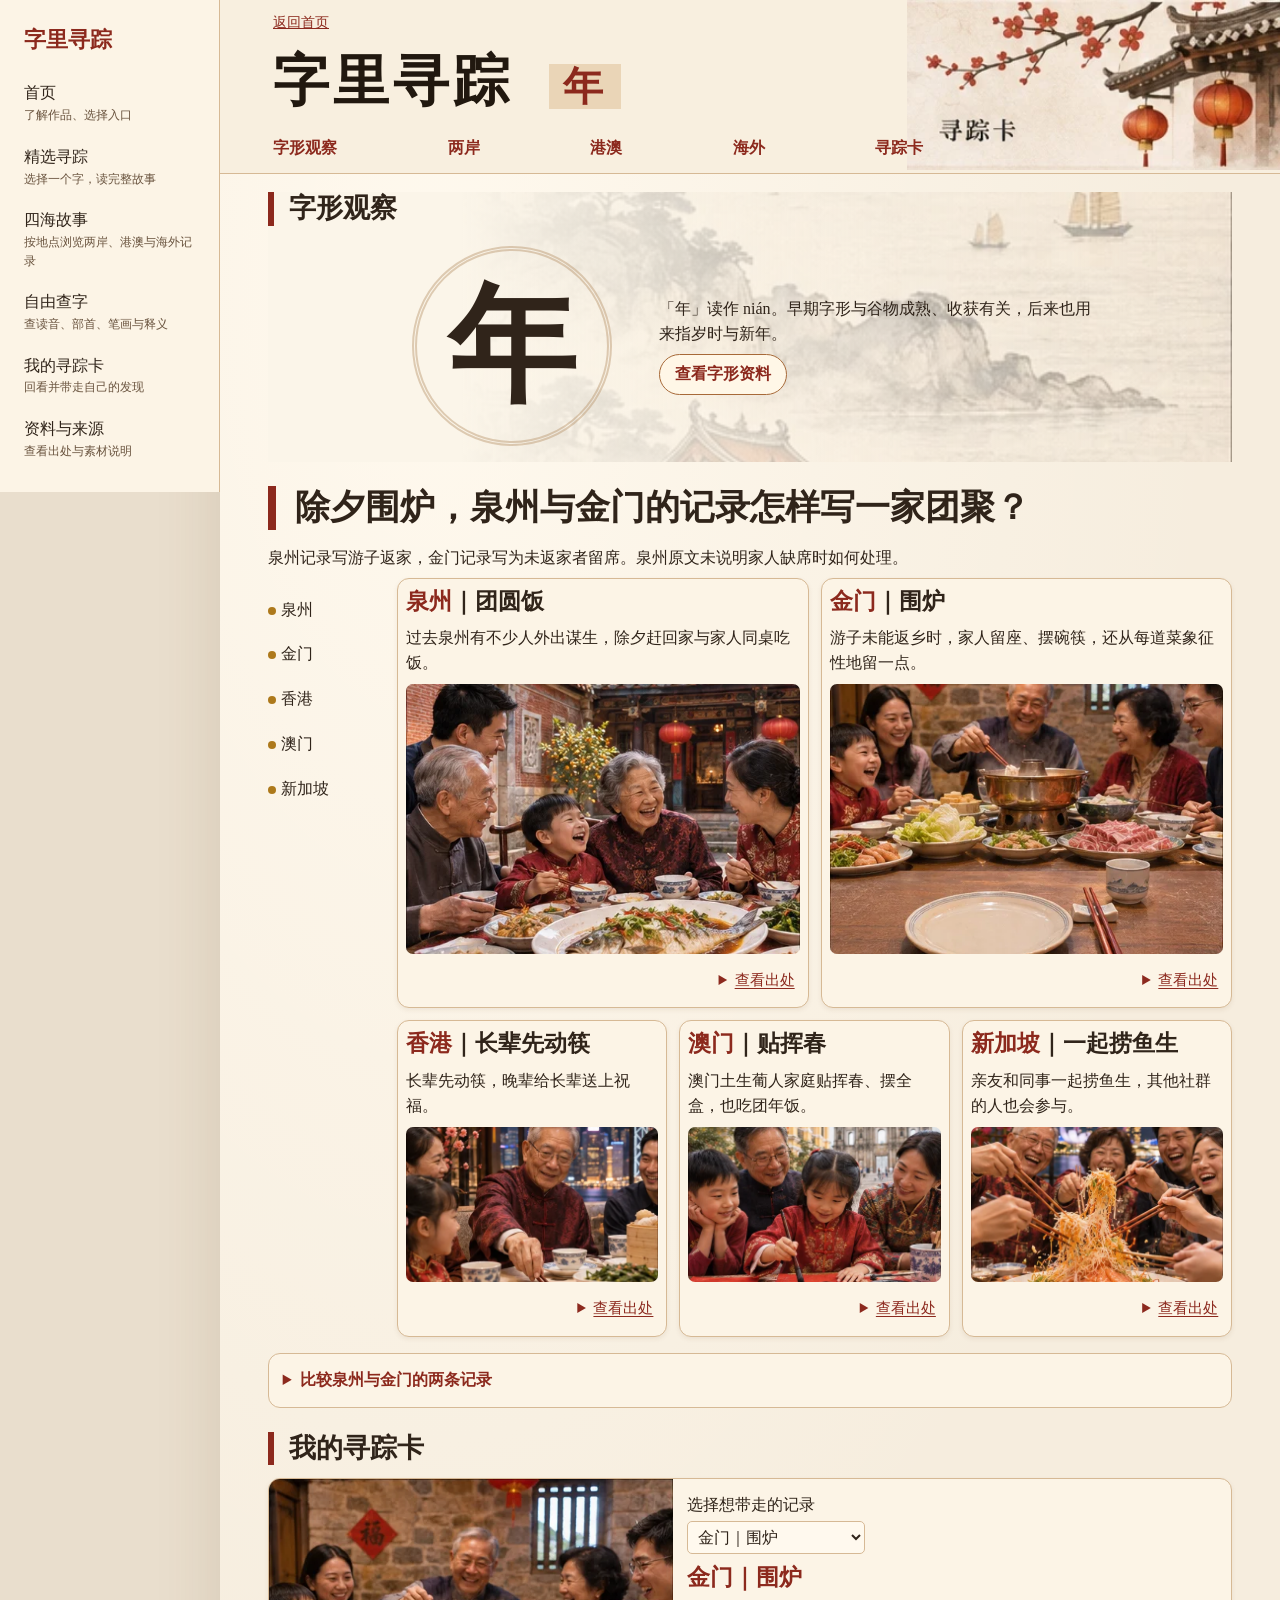
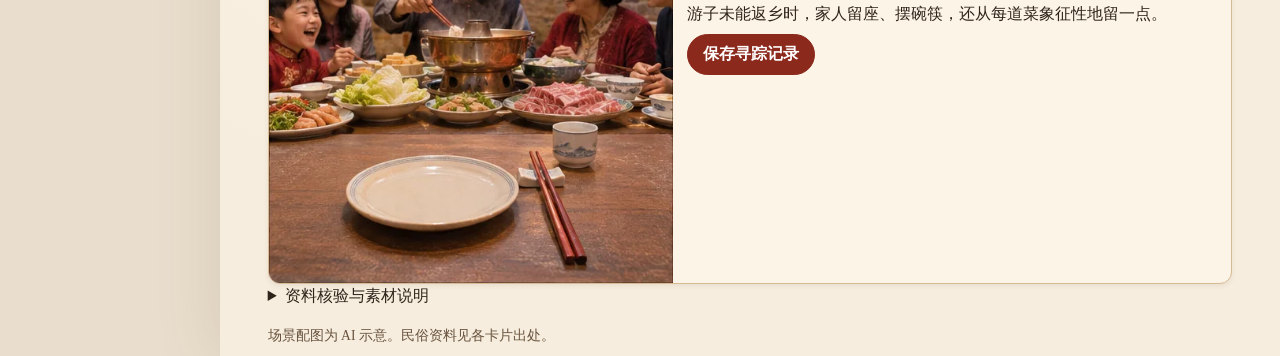
<file: nian.html>
<!doctype html>
<html lang="zh-CN">
<head><meta charset="utf-8"><meta name="viewport" content="width=device-width,initial-scale=1"><meta name="description" content="从年字出发，沿五地年俗看一桌团圆。"><title>字里寻踪 · 年</title><link rel="stylesheet" href="style.css"><script defer src="app.js"></script><style id="journey-sidebar-style">
.journey-layout{display:grid;grid-template-columns:220px minmax(0,1fr);max-width:1320px;margin:auto;align-items:start}
.journey-layout>.page{width:100%}
.journey-sidebar{position:sticky;top:0;max-height:100dvh;overflow:auto;padding:24px 14px;background:#fcf4e6;color:#30241a;border-right:1px solid #d6b995}
.journey-sidebar-title{font-size:1.35rem;font-weight:bold;margin:0 10px 16px;color:#8c291d}
.journey-sidebar nav{display:grid;gap:4px}
.journey-sidebar a{display:block;padding:8px 10px;min-height:44px;border-radius:7px;color:#30241a;text-decoration:none}
.journey-sidebar a:hover,.journey-sidebar a:focus-visible{background:#efdfc5;color:#8c291d}
.journey-sidebar small{display:block;color:#69533e;font-size:12px}
#journey-sources{scroll-margin-top:145px}
@media(max-width:750px){.journey-layout{display:block}.journey-sidebar{position:static;max-height:none;border-right:0;border-bottom:1px solid #d6b995;padding:12px}.journey-sidebar nav{grid-template-columns:repeat(2,minmax(0,1fr))}}
</style><style>
.story-evidence{margin:0 10px 10px;font-size:.95rem}
.story-evidence summary{color:#8c291e;text-align:right;padding:6px 3px;cursor:pointer;text-decoration:underline;text-underline-offset:3px}
.story-evidence-content{background:#fff9ee;border-top:1px solid #dbc4a7;padding:12px;line-height:1.6}
.story-evidence dl,.story-evidence dd,.story-evidence blockquote{margin:0}
.story-evidence dt{color:#75412a;font-size:.84rem;font-weight:700}
.story-evidence dd{margin-bottom:10px}
.story-evidence blockquote{border-left:2px solid #b77e55;padding-left:10px}
.story-evidence p{margin:0}
.story-evidence-content>a{font-weight:700}
.pair:has(.story-evidence),.extras:has(.story-evidence){align-items:start}
@media(max-width:540px){.pair:has(.story-evidence){grid-template-columns:1fr}}
</style></head>
<body><div class="journey-layout"><aside class="journey-sidebar" id="journey-sidebar" aria-label="功能目录">
<p class="journey-sidebar-title">字里寻踪</p>
<nav aria-label="寻踪功能">
<a href="./">首页<small>了解作品、选择入口</small></a>
<a href="featured.html">精选寻踪<small>选择一个字，读完整故事</small></a>
<a href="regions.html">四海故事<small>按地点浏览两岸、港澳与海外记录</small></a>
<a href="#story-lookup" data-open-story-lookup aria-controls="story-lookup" aria-expanded="false">自由查字<small>查读音、部首、笔画与释义</small></a>
<a href="#keepsake">我的寻踪卡<small>回看并带走自己的发现</small></a>
<a href="#journey-sources">资料与来源<small>查看出处与素材说明</small></a>
</nav>
</aside><div class="page">
<header><a class="home-link" href="./">返回首页</a><a class="brand" href="#top">字里寻踪 <span>年</span></a><nav aria-label="章节"><a href="#form">字形观察</a><a href="#nian-strait">两岸</a><a href="#nian-hongkong">港澳</a><a href="#nian-singapore">海外</a><a href="#keepsake">寻踪卡</a></nav></header>
<main id="top"><style>
.story-lookup{scroll-margin-top:130px;background:#fcf7ed;border:1px solid #d9c5ac;border-radius:12px;padding:clamp(10px,3vw,22px);margin:0 0 20px}
.story-lookup[hidden]{display:none}
.story-lookup-heading{display:flex;align-items:center;justify-content:space-between;gap:8px;margin-bottom:8px}
.story-lookup-heading h2{margin:0}
.story-lookup-heading button{border:1px solid #d9c5ac;border-radius:999px;background:#fffaf2;color:#8c291d;min-height:44px;padding:4px 12px;white-space:nowrap}
.story-lookup-form{display:grid;grid-template-columns:minmax(0,1fr) 62px 54px;max-width:550px;min-height:44px;border:1px solid #d9c5ac;border-radius:999px;background:#fffbf3}
.story-lookup-form>*{min-width:0;width:100%;font:inherit;border:0;background:transparent;color:#8c291d;white-space:nowrap;padding:4px 6px}
.story-lookup-form input{color:#30241a;border-radius:999px 0 0 999px;padding-left:12px}
.story-lookup-form button{border-radius:0 999px 999px 0}
.story-lookup-form :focus-visible{outline:2px solid #8c291d;outline-offset:-2px}
.story-lookup .lookup-result{margin-top:12px;max-width:650px}
</style>
<section id="story-lookup" class="story-lookup" aria-labelledby="story-lookup-title" hidden>
<div class="story-lookup-heading"><h2 id="story-lookup-title">自由查字</h2><button type="button" id="close-story-lookup">收起查字</button></div>
<form class="story-lookup-form" id="story-lookup-form" role="search"><input id="hanzi" aria-label="输入一个汉字" placeholder="查一个感兴趣的字" autocomplete="off" enterkeyhint="search"><select id="featured-word" aria-label="快速选择精选汉字"><option value="">选字</option><option value="年">年</option><option value="门">门</option><option value="茶">茶</option><option value="船">船</option><option value="灯">灯</option><option value="圆">圆</option></select><button type="submit">查询</button></form>
<section id="lookup-result" class="lookup-result" hidden>
<h2 id="word"></h2><p id="status" role="status"></p><div id="definitions"></div>
<p><a id="source" target="_blank" rel="noopener">查看萌典原词条</a></p>
<button id="retry" type="button" hidden>重新查询</button> <a id="story">查看精选故事</a>
</section>
</section>
<section id="form"><h2>字形观察</h2><div class="observation"><div class="glyph" aria-hidden="true">年</div><div><p>「年」读作 nián。早期字形与谷物成熟、收获有关，后来也用来指岁时与新年。</p><button class="outline" id="open-glyph" type="button" aria-haspopup="dialog" aria-controls="glyph-dialog">查看字形资料</button></div></div></section>
<section id="nian-strait"><h1>除夕围炉，泉州与金门的记录怎样写一家团聚？</h1><p>泉州记录写游子返家，金门记录写为未返家者留席。泉州原文未说明家人缺席时如何处理。</p><div class="journey"><nav class="route" aria-label="五地路线"><button data-record="nian-quanzhou" type="button">泉州</button><button data-record="nian-jinmen" type="button">金门</button><button data-record="nian-hongkong" type="button">香港</button><button data-record="nian-macao" type="button">澳门</button><button data-record="nian-singapore" type="button">新加坡</button></nav><div class="tiles"><div class="pair"><article class="tile" id="nian-quanzhou"><button data-record="nian-quanzhou" type="button"><h3><strong>泉州</strong>｜团圆饭</h3><p>过去泉州有不少人外出谋生，除夕赶回家与家人同桌吃饭。</p><img src="nian-quanzhou.webp" alt=""></button><details class="story-evidence"><summary>查看出处</summary><div class="story-evidence-content"><dl><dt>故事细节</dt><dd>过去外出谋生的人会在除夕回家团聚。</dd><dt>对应原文</dt><dd><blockquote>「除夕日均要回家团聚」</blockquote></dd><dt>资料来源</dt><dd>新春忆旧俗 · 合家“围炉”吃年饭</dd></dl><a href="https://www.quanzhou.gov.cn/lyb/mfms/ssms/200901/t20090123_3174.htm" target="_blank" rel="noopener">打开泉州原文 →</a></div></details></article><article class="tile" id="nian-jinmen"><button data-record="nian-jinmen" type="button"><h3><strong>金门</strong>｜围炉</h3><p>游子未能返乡时，家人留座、摆碗筷，还从每道菜象征性地留一点。</p><img src="nian-jinmen.webp" alt=""></button><details class="story-evidence"><summary>查看出处</summary><div class="story-evidence-content"><dl><dt>故事细节</dt><dd>未能返乡的家人仍有留座和碗筷。</dd><dt>原文定位</dt><dd><p>原文定位为「除夕守岁围炉」小节，打开 PDF 后可搜索「保留席次」。</p></dd><dt>资料来源</dt><dd>认识金门小百科·岁时节庆及迎神祭祖篇 · 第4-3-3节</dd></dl><a href="https://cabkc.kinmen.gov.tw/uploads/cabkc/files/201812/882f2606-5376-4011-a742-41570dc15277.pdf" target="_blank" rel="noopener">打开金门原文 PDF →</a></div></details></article></div><div class="extras"><article class="tile" id="nian-hongkong"><button data-record="nian-hongkong" type="button"><h3><strong>香港</strong>｜长辈先动筷</h3><p>长辈先动筷，晚辈给长辈送上祝福。</p><img src="nian-hongkong.webp" alt=""></button><details class="story-evidence"><summary>查看出处</summary><div class="story-evidence-content"><dl><dt>故事细节</dt><dd>香港家庭及妇女资讯平台采访的学者提到，传统团年饭可围圆桌而坐，长辈先动筷，晚辈向长辈说祝福语。</dd><dt>原文定位</dt><dd>香港家庭及妇女资讯平台《春节习俗重视家庭团圆》 · 第3节「團年飯」</dd></dl><a href="https://www.familyandwomen.gov.hk/tc/story/2025012012273736147.html" target="_blank" rel="noopener">打开原文 →</a></div></details></article><article class="tile" id="nian-macao"><button data-record="nian-macao" type="button"><h3><strong>澳门</strong>｜贴挥春</h3><p>澳门土生葡人家庭贴挥春、摆全盒，也吃团年饭。</p><img src="nian-macao.webp" alt=""></button><details class="story-evidence"><summary>查看出处</summary><div class="story-evidence-content"><dl><dt>故事细节</dt><dd>澳门非遗名录公开咨询文本记载，澳门土生葡人社群也重视春节，家中会打扫、贴挥春、摆放装有贺年糖果的全盒，并吃团年饭。</dd><dt>原文定位</dt><dd>澳门非遗名录公开咨询文本 · 春节第5.2节 · 春节第5.2节「存續狀況」</dd></dl><a href="https://www.gov.mo/zh-hant/wp-content/uploads/sites/4/2024/12/%E9%A0%85%E7%9B%AE%E5%88%97%E5%85%A5%E9%9D%9E%E9%81%BA%E5%90%8D%E9%8C%84%E5%85%AC%E9%96%8B%E8%AB%AE%E8%A9%A2-%E4%B8%AD%E6%96%87.pdf" target="_blank" rel="noopener">打开原文 →</a></div></details></article><article class="tile" id="nian-singapore"><button data-record="nian-singapore" type="button"><h3><strong>新加坡</strong>｜一起捞鱼生</h3><p>亲友和同事一起捞鱼生，其他社群的人也会参与。</p><img src="nian-singapore.webp" alt=""></button><details class="story-evidence"><summary>查看出处</summary><div class="story-evidence-content"><dl><dt>故事细节</dt><dd>新加坡国家文物局资料记载，春节捞鱼生时，人们一起抛拌食材。参与者包括家人、朋友和同事，其他社群的人也会参与。</dd><dt>原文定位</dt><dd>新加坡国家文物局 Roots · Yusheng and Lo Hei · Yusheng and Lo Hei，关于参与者的段落</dd></dl><a href="https://www.roots.gov.sg/ich-landing/ich/yusheng-and-lo-hei" target="_blank" rel="noopener">打开原文 →</a></div></details></article></div></div></div></section>
<details id="comparison" style="margin:16px 0 24px;padding:14px;border:1px solid var(--line);border-radius:12px;background:#fcf4e6;scroll-margin-top:145px">
<summary style="cursor:pointer;color:var(--red);font-weight:bold">比较泉州与金门的两条记录</summary>
<h2 style="margin-top:12px">赶回家的人，与为他留的位置</h2>
<p>泉州记下在外谋生的人赶回家吃年饭。金门记下游子未能返乡时，家人仍为他保留席位和碗筷。两份记录都写团聚，各自留下一个看得见的动作。</p>
<ul>
<li>泉州：“除夕日均要回家团聚” <a href="https://www.quanzhou.gov.cn/lyb/mfms/ssms/200901/t20090123_3174.htm" target="_blank" rel="noopener">查看泉州原文</a></li>
<li>金门：“未克返鄉過年的遊子，則保留席次及碗筷” <a href="https://cabkc.kinmen.gov.tw/uploads/cabkc/files/201812/882f2606-5376-4011-a742-41570dc15277.pdf" target="_blank" rel="noopener">查看金门原文</a></li>
</ul>
<details><summary>泉州也会给没回来的人留碗筷吗？</summary><p>这份泉州记录没有提到未返乡时的做法。现有材料只能确认金门这份记录写到了留席和摆碗筷。</p></details>
<p style="margin-top:14px">示例使用预写对读和固定追问，展示从原文到结论的过程。</p>
<a class="solid" download="寻踪卡-年-泉州与金门.txt" href="data:text/plain;charset=utf-8,%E5%AD%97%E9%87%8C%E5%AF%BB%E8%B8%AA%20%C2%B7%20%E5%B9%B4%0A%E7%A6%8F%E5%BB%BA%E6%B3%89%E5%B7%9E%20%C3%97%20%E9%87%91%E9%97%A8%0A%0A%E6%B3%89%E5%B7%9E%E8%AE%B0%E5%BD%95%E5%86%99%E6%B8%B8%E5%AD%90%E8%B5%B6%E5%9B%9E%E5%AE%B6%E5%90%83%E5%B9%B4%E9%A5%AD%E3%80%82%E9%87%91%E9%97%A8%E8%AE%B0%E5%BD%95%E5%86%99%E6%B8%B8%E5%AD%90%E6%9C%AA%E5%BD%92%E6%97%B6%EF%BC%8C%E5%AE%B6%E4%BA%BA%E4%B8%BA%E4%BB%96%E7%95%99%E5%B8%AD%E3%80%81%E6%91%86%E7%A2%97%E7%AD%B7%E3%80%82%E4%B8%A4%E4%BB%BD%E6%9D%90%E6%96%99%E8%AE%B0%E5%BD%95%E4%BA%86%E5%9B%A2%E8%81%9A%E7%9A%84%E4%B8%A4%E4%B8%AA%E7%BB%86%E8%8A%82%E3%80%82%0A%0A%E6%B3%89%E5%B7%9E%E3%80%8A%E6%96%B0%E6%98%A5%E5%BF%86%E6%97%A7%E4%BF%97%E3%80%8B%0Ahttps%3A%2F%2Fwww.quanzhou.gov.cn%2Flyb%2Fmfms%2Fssms%2F200901%2Ft20090123_3174.htm%0A%0A%E3%80%8A%E8%AE%A4%E8%AF%86%E9%87%91%E9%97%A8%E5%B0%8F%E7%99%BE%E7%A7%91%C2%B7%E5%B2%81%E6%97%B6%E8%8A%82%E5%BA%86%E5%8F%8A%E8%BF%8E%E7%A5%9E%E7%A5%AD%E7%A5%96%E7%AF%87%E3%80%8B%E7%AC%AC4-3-3%E8%8A%82%0Ahttps%3A%2F%2Fcabkc.kinmen.gov.tw%2Fuploads%2Fcabkc%2Ffiles%2F201812%2F882f2606-5376-4011-a742-41570dc15277.pdf">保存两岸对读寻踪卡</a>
</details>
<script>
if (location.hash === '#comparison') document.getElementById('comparison').open = true;
</script>
<section id="keepsake"><h2>我的寻踪卡</h2><div class="keepsake"><img id="keepsake-image" src="nian-jinmen.webp" alt=""><div class="note"><label for="place">选择想带走的记录</label><select id="place"><option value="nian-quanzhou">福建泉州｜团圆饭</option><option value="nian-jinmen" selected>金门｜围炉</option><option value="nian-hongkong">香港｜长辈先动筷</option><option value="nian-macao">澳门｜贴挥春</option><option value="nian-singapore">新加坡｜一起捞鱼生</option></select><h3 id="selected-title"></h3><p id="selected-detail" aria-live="polite"></p><button id="save" class="solid">保存寻踪记录</button></div></div></section>
<details><summary>资料核验与素材说明</summary><ul><li><a href="https://www.quanzhou.gov.cn/lyb/mfms/ssms/200901/t20090123_3174.htm" target="_blank" rel="noopener">福建泉州｜合家“围炉”吃年饭</a>：「除夕日均要回家团聚」</li><li><a href="https://cabkc.kinmen.gov.tw/uploads/cabkc/files/201812/882f2606-5376-4011-a742-41570dc15277.pdf" target="_blank" rel="noopener">金门｜第4-3-3节</a>：「未克返鄉過年的遊子，則保留席次及碗筷」</li><li><a href="https://www.familyandwomen.gov.hk/tc/story/2025012012273736147.html" target="_blank" rel="noopener">香港｜第3节「團年飯」</a>：「先由長輩起筷，而後輩會向長輩說一些祝福語」</li><li><a href="https://www.gov.mo/zh-hant/wp-content/uploads/sites/4/2024/12/%E9%A0%85%E7%9B%AE%E5%88%97%E5%85%A5%E9%9D%9E%E9%81%BA%E5%90%8D%E9%8C%84%E5%85%AC%E9%96%8B%E8%AB%AE%E8%A9%A2-%E4%B8%AD%E6%96%87.pdf" target="_blank" rel="noopener">澳门｜春节第5.2节「存續狀況」</a>：「貼揮春、置全盒、吃團年飯」</li><li><a href="https://www.roots.gov.sg/ich-landing/ich/yusheng-and-lo-hei" target="_blank" rel="noopener">新加坡｜Yusheng and Lo Hei，关于参与者的段落</a>：「lo hei is also enjoyed by many from other communities」</li></ul><p>场景配图为 AI 示意。资料使用摘要、短引与原文链接，未采用原文图片。</p></details><footer>场景配图为 AI 示意。民俗资料见各卡片出处。</footer>
</main></div></div>
<dialog aria-labelledby="record-title"><form method="dialog"><button class="close" aria-label="关闭记录">×</button></form><img id="record-image" alt=""><div class="record"><h2 id="record-title"></h2><p id="record-body"></p><blockquote id="record-quote"></blockquote><div class="actions"><a id="record-source" target="_blank" rel="noopener">查看出处</a><button id="keep" class="solid">加入寻踪卡</button></div></div></dialog>
<script id="records" type="application/json">[{"id":"nian-quanzhou","place":"福建泉州","title":"赶回来吃的那顿饭","meal_name":"合家“围炉”吃年饭，正文也称“团圆饭”。","recorded_action":"过去泉州有不少人外出谋生，除夕赶回家与家人同桌吃饭。","source_quote":"除夕日均要回家团聚","body":"泉州的年俗记录写到，过去有人常年在外谋生，到了除夕，便赶回家和家人围炉吃年饭。","source_title":"新春忆旧俗","source_section":"合家“围炉”吃年饭","source_url":"https://www.quanzhou.gov.cn/lyb/mfms/ssms/200901/t20090123_3174.htm","short":"团圆饭","material_use":"文字采用摘要、短引和原文链接。场景配图为 AI 示意，未采用原文图片。"},{"id":"nian-jinmen","place":"金门","title":"给没回来的人留一副碗筷","meal_name":"“除夕守岁围炉”一节使用“年夜饭”。","recorded_action":"游子未能返乡时，家人留座、摆碗筷，还从每道菜象征性地留一点。","source_quote":"未克返鄉過年的遊子，則保留席次及碗筷","body":"金门的年俗记录里，家人未能返乡，年夜饭桌上仍给他留座、摆碗筷。每道菜也留一点，让缺席的人在这顿饭里有个位置。","source_title":"认识金门小百科·岁时节庆及迎神祭祖篇","source_section":"第4-3-3节","source_url":"https://cabkc.kinmen.gov.tw/uploads/cabkc/files/201812/882f2606-5376-4011-a742-41570dc15277.pdf","short":"围炉","material_use":"文字采用摘要、短引和原文链接。场景配图为 AI 示意，未采用原文图片。"},{"id":"nian-hongkong","place":"香港","title":"长辈先动筷，晚辈送祝福","body":"香港家庭及妇女资讯平台采访的学者提到，传统团年饭可围圆桌而坐，长辈先动筷，晚辈向长辈说祝福语。","recorded_action":"长辈先动筷，晚辈给长辈送上祝福。","source_title":"香港家庭及妇女资讯平台《春节习俗重视家庭团圆》","source_url":"https://www.familyandwomen.gov.hk/tc/story/2025012012273736147.html","short":"长辈先动筷","source_section":"第3节「團年飯」","source_quote":"先由長輩起筷，而後輩會向長輩說一些祝福語","material_use":"文字采用摘要、短引和原文链接。场景配图为 AI 示意，未采用原文图片。"},{"id":"nian-macao","place":"澳门","title":"贴挥春，吃团年饭","body":"澳门非遗名录公开咨询文本记载，澳门土生葡人社群也重视春节，家中会打扫、贴挥春、摆放装有贺年糖果的全盒，并吃团年饭。","recorded_action":"澳门土生葡人家庭贴挥春、摆全盒，也吃团年饭。","source_title":"澳门非遗名录公开咨询文本 · 春节第5.2节","source_url":"https://www.gov.mo/zh-hant/wp-content/uploads/sites/4/2024/12/%E9%A0%85%E7%9B%AE%E5%88%97%E5%85%A5%E9%9D%9E%E9%81%BA%E5%90%8D%E9%8C%84%E5%85%AC%E9%96%8B%E8%AB%AE%E8%A9%A2-%E4%B8%AD%E6%96%87.pdf","short":"贴挥春","source_section":"春节第5.2节「存續狀況」","source_quote":"貼揮春、置全盒、吃團年飯","material_use":"文字采用摘要、短引和原文链接。场景配图为 AI 示意，未采用原文图片。"},{"id":"nian-singapore","place":"新加坡","title":"一起把鱼生捞起来","body":"新加坡国家文物局资料记载，春节捞鱼生时，人们一起抛拌食材。参与者包括家人、朋友和同事，其他社群的人也会参与。","recorded_action":"亲友和同事一起捞鱼生，其他社群的人也会参与。","source_title":"新加坡国家文物局 Roots · Yusheng and Lo Hei","source_url":"https://www.roots.gov.sg/ich-landing/ich/yusheng-and-lo-hei","short":"一起捞鱼生","source_section":"Yusheng and Lo Hei，关于参与者的段落","source_quote":"lo hei is also enjoyed by many from other communities","material_use":"文字采用摘要、短引和原文链接。场景配图为 AI 示意，未采用原文图片。"}]</script>
<script>
const journeySources = document.querySelector('main details:last-of-type');
if (journeySources) {
  journeySources.id = 'journey-sources';
  const showSources = () => {
    if (location.hash === '#journey-sources') journeySources.open = true;
  };
  window.addEventListener('hashchange', showSources);
  showSources();
}
</script>
<style>
#glyph-dialog{width:min(92vw,620px);max-height:88vh;padding:22px;box-sizing:border-box;overflow:auto}
#glyph-dialog .glyph-preview-head{display:flex;align-items:start;justify-content:space-between;gap:12px}
#glyph-dialog .glyph-close{min-width:44px;min-height:44px;background:transparent;border:1px solid currentColor;border-radius:50%;font:inherit;cursor:pointer}
#glyph-dialog .glyph-forms{display:flex;flex-wrap:wrap;justify-content:center;gap:12px;margin:16px 0}
#glyph-dialog .glyph-form{flex:1 1 110px;text-align:center}
#glyph-dialog .glyph-large{display:block;font:clamp(82px,26vw,190px)/1.15 KaiTi,STKaiti,serif;color:#8c291d}
#glyph-dialog p{margin:14px 0}
</style>
<dialog id="glyph-dialog" aria-labelledby="glyph-title">
  <div class="glyph-preview-head"><h2 id="glyph-title">「年」字形观察</h2><form method="dialog"><button type="submit" class="glyph-close" aria-label="关闭字形预览">×</button></form></div>
  <div class="glyph-forms"><div class="glyph-form"><span class="glyph-large">年</span></div></div>
  <p>「年」读作 nián。早期字形与谷物成熟、收获有关，后来也用来指岁时与新年。</p>
  <a href="https://humanum.arts.cuhk.edu.hk/Lexis/lexi-mf/search.php?word=%E5%B9%B4" target="_blank" rel="noopener">打开原始字形资料</a>
</dialog>
<script>
(() => {
  const trigger = document.getElementById('open-glyph');
  const preview = document.getElementById('glyph-dialog');
  trigger.addEventListener('click', () => preview.showModal());
  preview.addEventListener('close', () => trigger.focus({preventScroll: true}));
})();
</script>
<script>
(() => {

const input = document.getElementById('hanzi');
const featuredWord = document.getElementById('featured-word');
const panel = document.getElementById('lookup-result');
const heading = document.getElementById('word');
const status = document.getElementById('status');
const definitions = document.getElementById('definitions');
const source = document.getElementById('source');
const retry = document.getElementById('retry');
const story = document.getElementById('story');
const entries = {年:['年','nian.html'],门:['門','men.html'],茶:['茶','cha.html'],船:['船','chuan.html'],灯:['燈','deng.html'],圆:['圓','yuan.html']};
for (const character of ['门', '灯', '圆']) {
  entries[entries[character][0]] = entries[character];
}
let active;
async function lookup() {
  active?.abort();
  active = null;
  const word = input.value.trim();
  panel.hidden = false;
  definitions.replaceChildren();
  retry.hidden = true;
  source.hidden = true;
  story.hidden = true;
  heading.textContent = '';
  if (!/^\p{Script=Han}$/u.test(word)) {
    status.textContent = '请一次输入一个汉字。';
    
    return;
  }
  const [form, storyUrl] = entries[word] ?? [word];
  const controller = new AbortController();
  active = controller;
  const timeout = setTimeout(() => controller.abort(), 10000);
  panel.hidden = false;
  heading.textContent = word;
  status.textContent = '正在查询萌典…';
  definitions.replaceChildren();
  retry.hidden = true;
  source.href = 'https://www.moedict.tw/' + encodeURIComponent(form);
  source.hidden = false;
  if (storyUrl) {
    story.href = storyUrl;
    story.hidden = false;
  }
  
  try {
    const response = await fetch('https://www.moedict.tw/uni/' + encodeURIComponent(form), {signal:controller.signal});
    if (active !== controller || input.value.trim() !== word) return;
    if (response.status === 404) {
      status.textContent = '萌典未找到这个字，可尝试另一种简繁写法。';
      return;
    }
    if (!response.ok) throw new Error('Dictionary request failed');
    const entry = await response.json();
    if (active !== controller || input.value.trim() !== word) return;
    if (entry.title !== form || !Array.isArray(entry.heteronyms)) throw new Error('Unexpected entry');
    heading.textContent = word === form ? word : word + ' · 萌典字形「' + form + '」';
    status.textContent = [entry.radical && '部首 ' + entry.radical, entry.stroke_count && '词典字形笔画 ' + entry.stroke_count].filter(Boolean).join('　');
    for (const reading of entry.heteronyms) {
      const paragraph = document.createElement('p');
      paragraph.textContent = [reading.pinyin || reading.bopomofo, (reading.definitions || []).filter(item => item.def).map((item, index) => (index + 1) + '. ' + (item.type ? '[' + item.type + '] ' : '') + item.def + (item.example?.length ? ' 例：' + item.example.join('；') : '')).join('\n')].filter(Boolean).join('　');
      paragraph.style.whiteSpace = 'pre-wrap';
      definitions.append(paragraph);
    }
  } catch {
    if (active !== controller || input.value.trim() !== word) return;
    status.textContent = '暂时无法取得词条，可重试或查看萌典原词条。';
    retry.hidden = false;
  } finally {clearTimeout(timeout);}
}
document.getElementById('story-lookup-form').addEventListener('submit', event => {
  event.preventDefault();
  lookup();
});
featuredWord.addEventListener('change', () => {
  if (!featuredWord.value) return;
  input.value = featuredWord.value;
  lookup();
});
input.addEventListener('input', () => {
  featuredWord.value = '';
  active?.abort();
  active = null;
  panel.hidden = true;
});
retry.addEventListener('click', lookup);

const region = document.getElementById('story-lookup');
const open = document.querySelector('[data-open-story-lookup]');
const close = document.getElementById('close-story-lookup');
let readingPosition;
open.addEventListener('click', event => {
  event.preventDefault();
  event.stopPropagation();
  if (region.hidden) readingPosition = window.scrollY;
  region.hidden = false;
  open.setAttribute('aria-expanded', 'true');
  window.scrollTo(0, window.scrollY + region.getBoundingClientRect().top - 130);
  input.focus({preventScroll: true});
});
function closeLookup() {
  active?.abort();
  active = null;
  region.hidden = true;
  panel.hidden = true;
  open.setAttribute('aria-expanded', 'false');
  open.focus({preventScroll: true});
  window.scrollTo(0, readingPosition ?? 0);
}
close.addEventListener('click', closeLookup);
region.addEventListener('keydown', event => {
  if (event.key === 'Escape') closeLookup();
});
})();
</script></body></html>
</file>
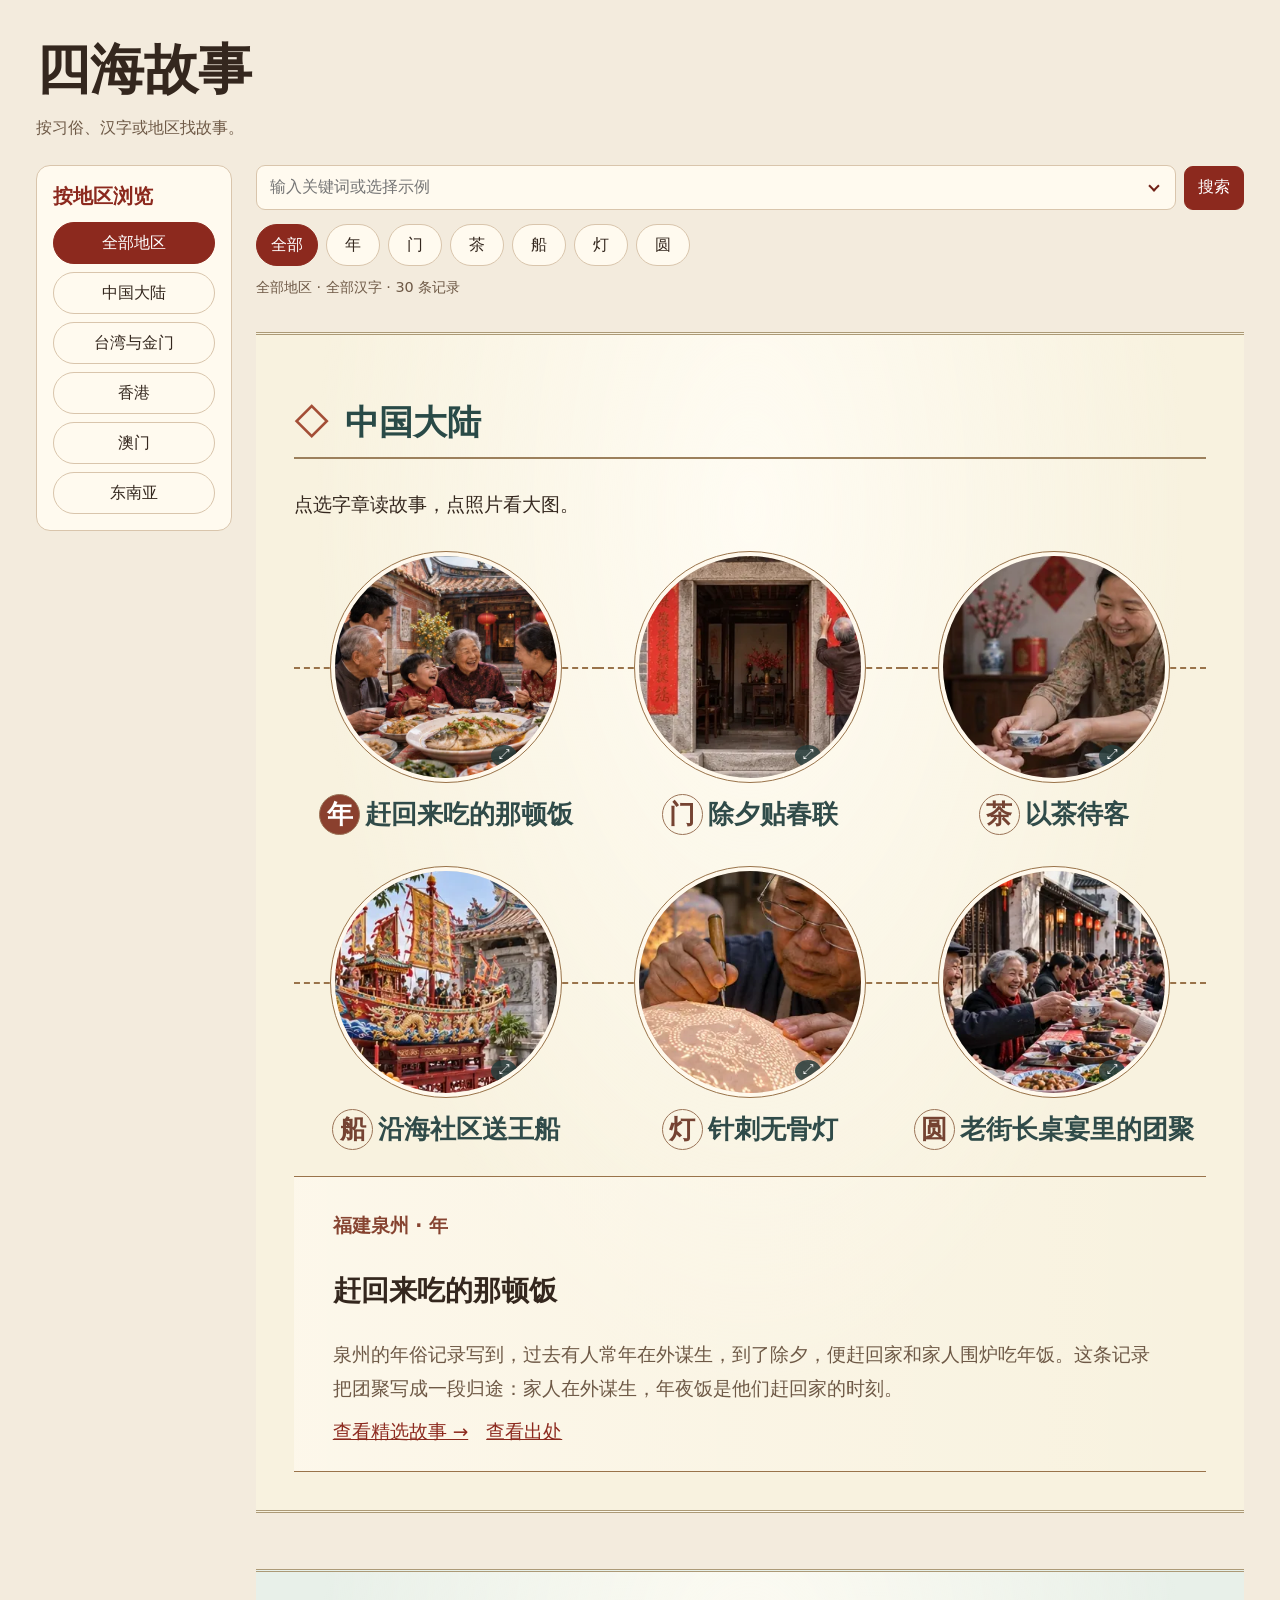
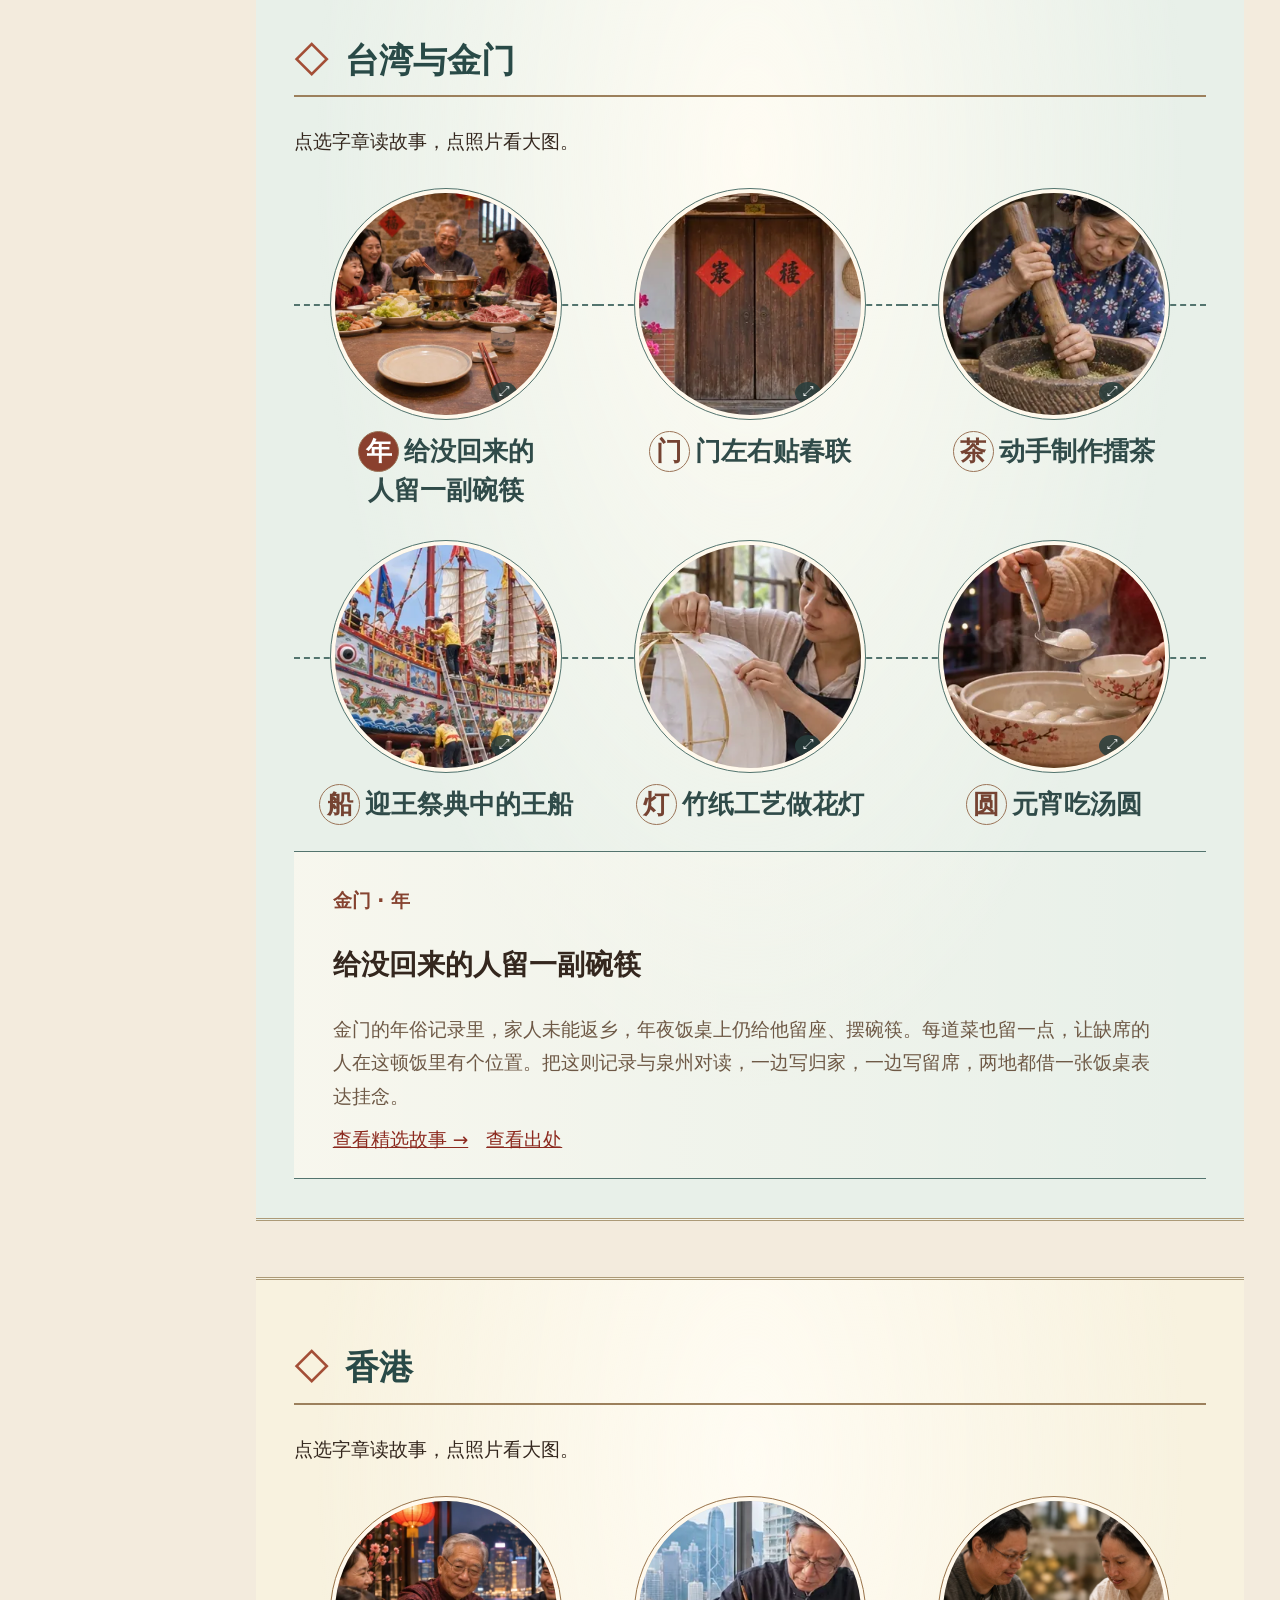
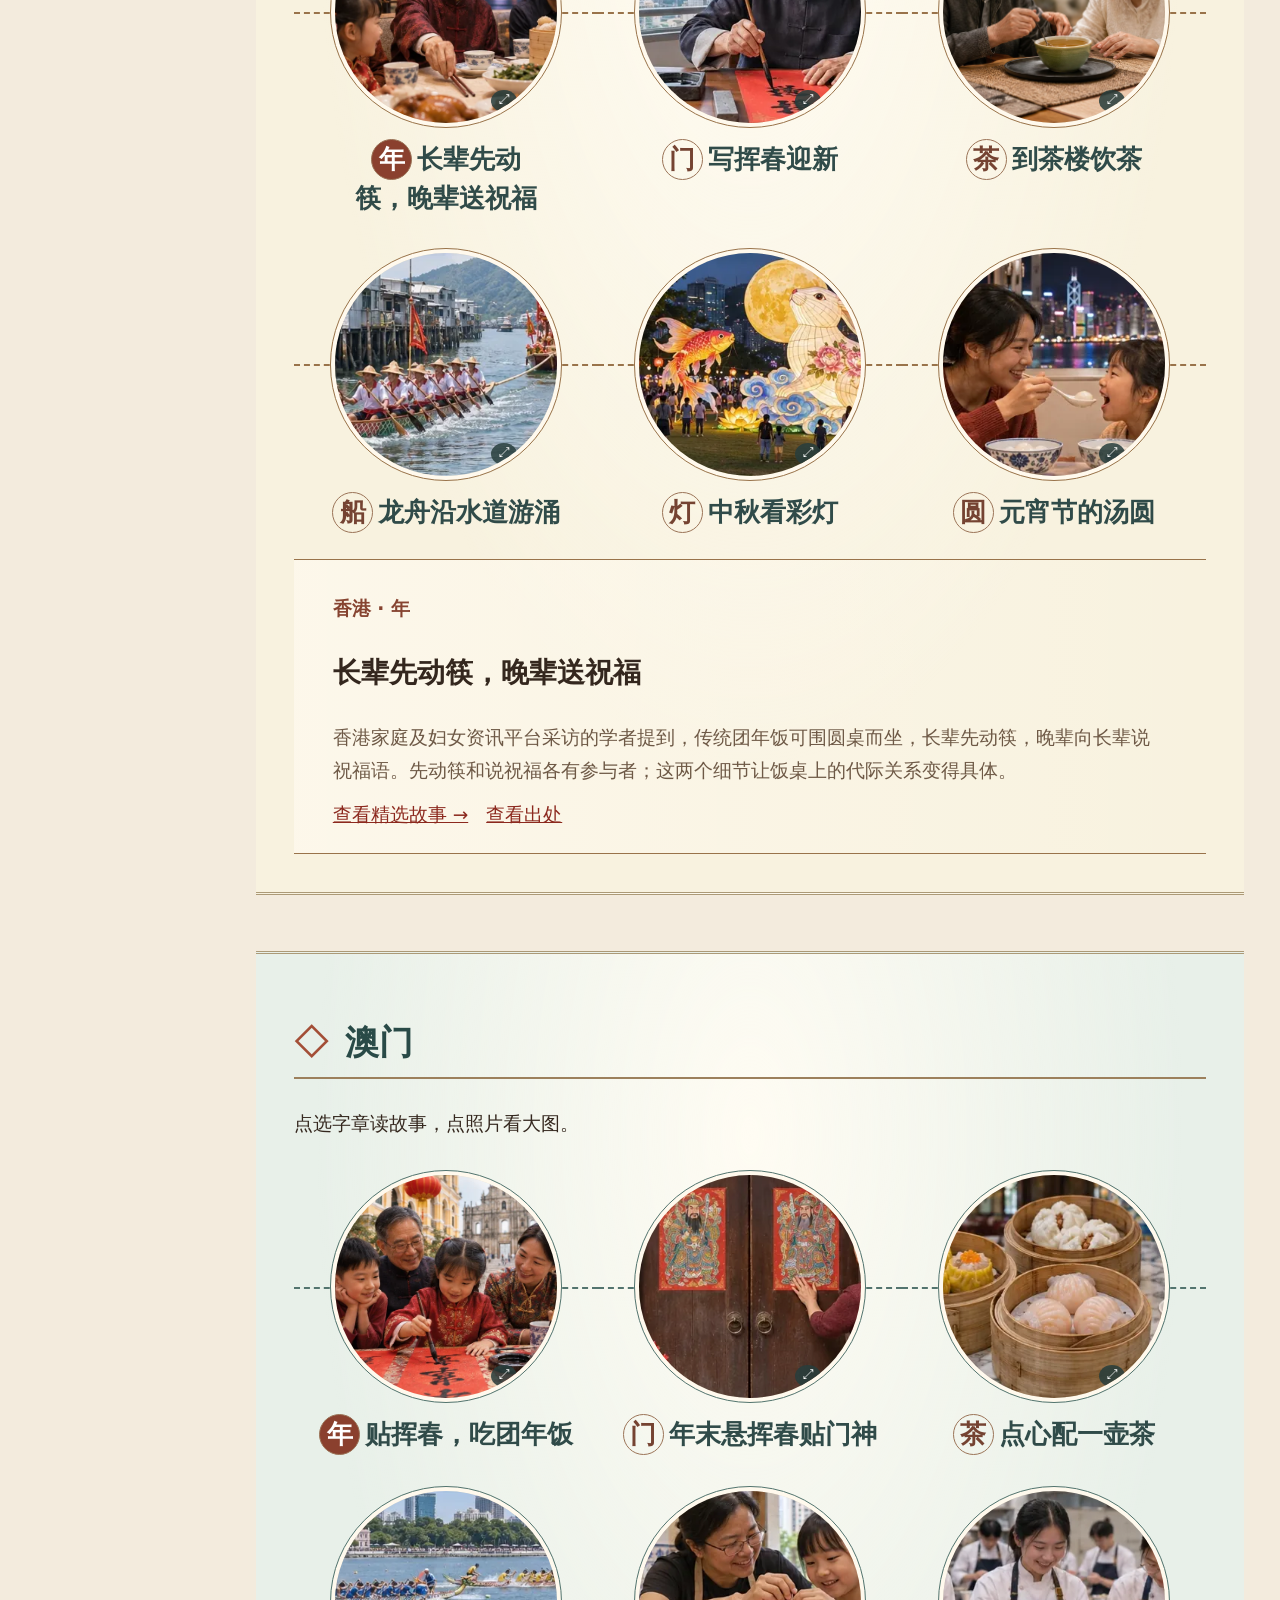
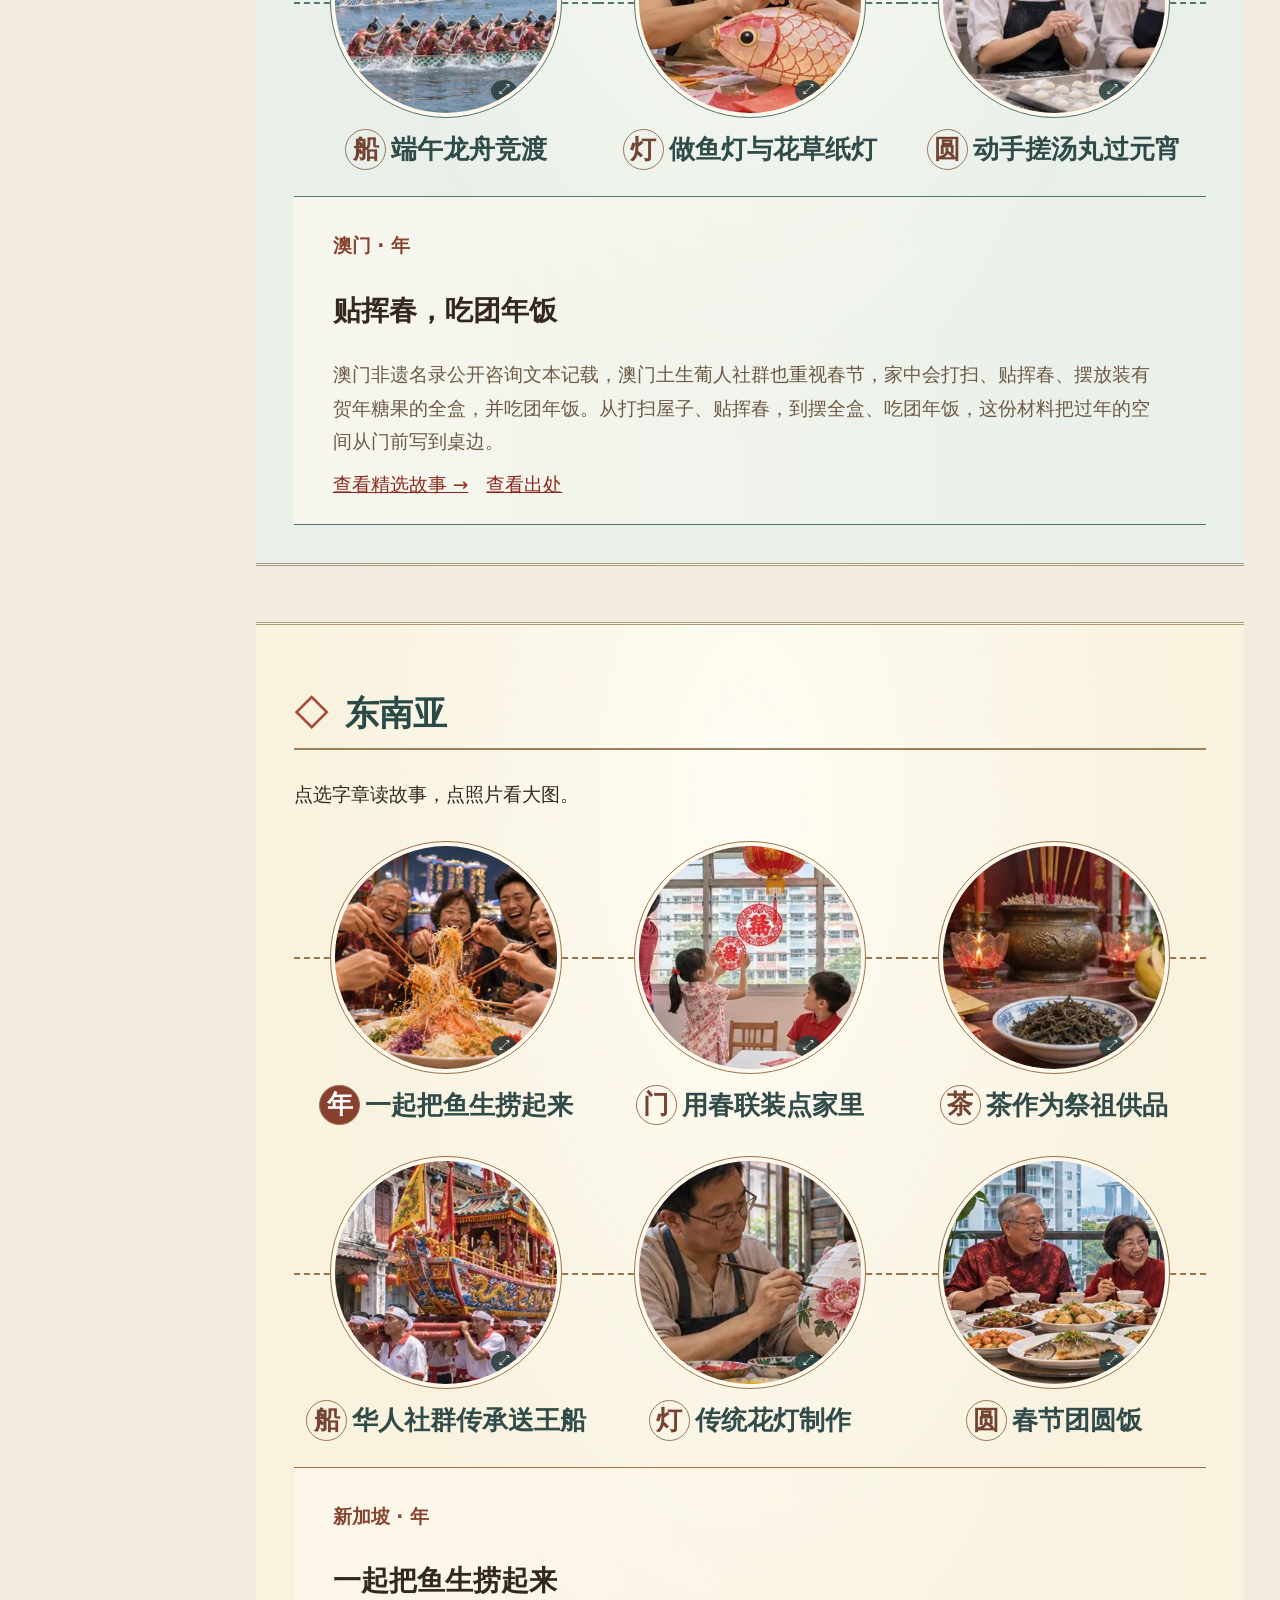
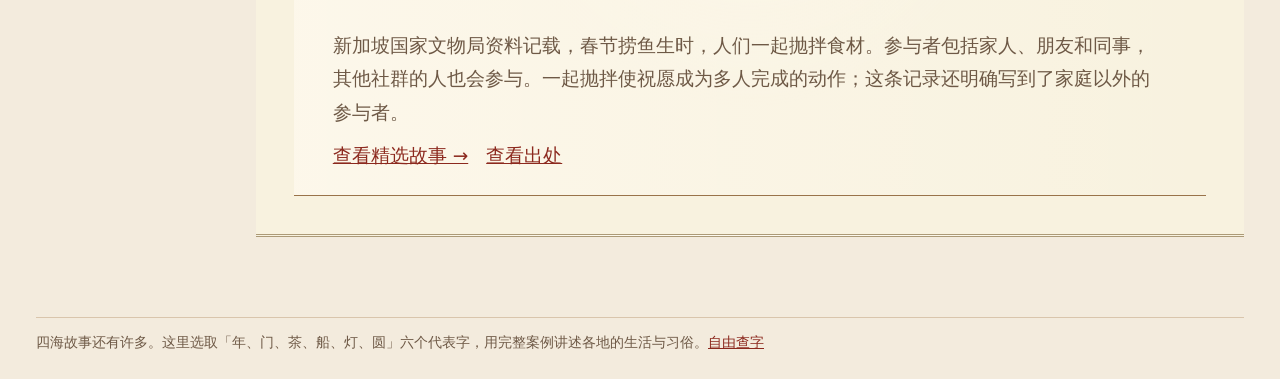
<file: regions.html>
<!doctype html>
<html lang="zh-CN"><head><meta charset="utf-8"><meta name="viewport" content="width=device-width,initial-scale=1"><title>四海故事 · 字里寻踪</title>
<style>
*{box-sizing:border-box}body{margin:0;background:#f3ebdd;color:#34271e;font:16px/1.65 system-ui,sans-serif}a{color:#8c291e}button{font:inherit;cursor:pointer}a:focus-visible,button:focus-visible{outline:2px solid #8c291e;outline-offset:3px}
header{background:#fffaef;border-bottom:1px solid #d9c5ac}header div{display:flex;align-items:center;justify-content:space-between;gap:12px;flex-wrap:wrap}header strong{font:700 1.65rem KaiTi,serif;color:#8c291e}header nav{display:flex;gap:6px;flex-wrap:wrap}header a{padding:8px 11px;text-decoration:none;border-radius:8px}header [aria-current]{background:#f0dfc8}
header div,main{width:min(1208px,calc(100% - 36px));margin:auto}header div{padding:12px 0}main{padding:34px 0 24px}h1{font:700 clamp(2rem,5vw,3.4rem) KaiTi,serif;margin:0 0 8px}.intro,#status,footer{color:#6e5946}.intro{margin:0 0 24px}
.gallery{display:grid;grid-template-columns:196px minmax(0,1fr);gap:24px;align-items:start}.region{padding:16px;background:#fffaef;border:1px solid #d9c5ac;border-radius:14px}.region h2{font:700 1.28rem KaiTi,serif;color:#8c291e;margin:0 0 12px}.region .filters{display:grid;gap:8px}.words{display:flex;flex-wrap:wrap;gap:8px}.filters button{min-height:42px;border:1px solid #d9c5ac;border-radius:999px;background:#fffaef;color:#34271e;padding:5px 14px}.filters button[aria-pressed=true]{background:#8c291e;border-color:#8c291e;color:#fff}.words button{min-width:54px}
#status{margin:10px 0 12px;font-size:.9rem}.grid{display:grid;grid-template-columns:repeat(3,minmax(0,1fr));gap:14px}.tile{min-width:0;background:#fffaef;border:1px solid #d9c5ac;border-radius:12px;padding:12px;display:flex;flex-direction:column}.tile img{width:100%;aspect-ratio:4/3;object-fit:cover;border-radius:8px}.place{color:#8c291e;font-size:.9rem;margin:10px 0 2px}.tile h2{font:700 1.35rem/1.35 KaiTi,serif;margin:0 0 5px}.summary{margin:0 0 10px;color:#6e5946}.actions{margin-top:auto;display:flex;flex-wrap:wrap;gap:8px 15px;font-size:.9rem}footer{border-top:1px solid #d9c5ac;margin-top:24px;padding-top:13px;font-size:.9rem}
@media(max-width:940px){.grid{grid-template-columns:repeat(2,minmax(0,1fr))}}
@media(max-width:640px){.gallery{grid-template-columns:1fr;gap:12px}.region .filters{display:flex;flex-wrap:wrap}.grid{grid-template-columns:1fr}main{padding-top:20px}}

.habit-search{display:flex;align-items:center;gap:8px;margin:0 0 14px}
.habit-search input{flex:1;min-width:0;width:100%;min-height:44px;padding:8px 13px;border:1px solid #d9c5ac;border-radius:9px;background:#fffaef;color:inherit;font:inherit}
.habit-search input:focus-visible{outline:2px solid #8c291e;outline-offset:2px}
.habit-search button{min-height:44px;padding:6px 13px;border:1px solid #8c291e;border-radius:9px;background:#8c291e;color:#fff;white-space:nowrap}
.habit-search button[type=reset]{background:#fffaef;color:#8c291e;border-color:#d9c5ac}
.habit-field{position:relative;flex:1;min-width:0}
.habit-field input{padding-inline-end:52px}
.habit-picker{position:absolute;inset-block:0;inset-inline-end:0}
.habit-picker summary{display:grid;place-items:center;width:44px;height:100%;list-style:none;cursor:pointer;color:#702117;border-radius:0 9px 9px 0}
.habit-picker summary::-webkit-details-marker{display:none}
.habit-picker summary:focus-visible{outline:2px solid #8c291e;outline-offset:-3px}
.habit-picker summary span{width:8px;height:8px;border:solid currentColor;border-width:0 2px 2px 0;transform:translateY(-2px) rotate(45deg)}
.habit-suggestions{position:absolute;z-index:2;inset-inline-end:0;top:calc(100% + 5px);min-width:142px;margin:0;padding:5px;display:grid;background:#fffaef;border:1px solid #d9c5ac;border-radius:9px;box-shadow:0 5px 14px #34271e24}
.habit-search .habit-suggestions button{display:block;min-height:42px;border:0;background:transparent;color:#702117;text-align:start}
.habit-search .habit-suggestions button:hover,.habit-search .habit-suggestions button[aria-pressed=true]{background:#f0dfc8}
@media(max-width:640px){.gallery>section{display:contents}.habit-search{order:-1;margin:0}.gallery #status{margin:0}}
</style><style>
html body main .gallery #records {display:block}
html body main .gallery #records .folio {margin:32px 0 56px}
html body main .gallery #records .folio>h2 {border:0;border-bottom:2px solid #9c805c;padding:0 0 12px;color:#294a47;font:700 clamp(23px,3vw,34px)/1.3 KaiTi,serif}
.folio>h2::before {content:'◇';margin-right:.5em;color:#a34e36}
html body .gallery #records .folio-grid {display:grid;grid-template-columns:repeat(3,minmax(0,1fr));gap:24px 20px}
html body main .gallery #records .folio-grid article {display:flex;flex-direction:column;position:relative;min-width:0;border:0;border-bottom:2px solid #c6ae89;border-radius:0;padding:0 0 16px;background:linear-gradient(180deg,transparent,#fffbf0dd);box-shadow:none}
html body .folio-grid article>:not(button) {margin-inline:14px}
html body .folio-grid .image-open {position:relative;padding:0;border:0;background:transparent;cursor:zoom-in;width:100%}
html body .folio-grid .image-open img {width:100%;height:auto;aspect-ratio:1.78;object-fit:cover;display:block;border-radius:2px}
.image-open::after {content:'⤢';position:absolute;right:8px;bottom:8px;background:#273e3dd9;color:white;padding:1px 7px;border-radius:3px}
html body .folio-grid .place {color:#86402d;font-weight:700;padding-top:12px}
html body .folio-grid .summary {line-height:1.8;color:#304442}
html body .folio-grid .actions {margin-top:auto;padding-top:12px}
#photo-view {width:min(95vw,1200px);max-height:92dvh;padding:12px;border:1px solid #ad9574;background:#fff9ed}
#photo-view::backdrop {background:#132323dd}
#photo-view img {display:block;width:100%;height:min(68dvh,780px);object-fit:contain}
#photo-view button {float:right;min-height:40px;padding:4px 16px}
@media(max-width:800px){html body main .gallery #records .folio-grid{grid-template-columns:repeat(2,minmax(0,1fr))}}
@media(max-width:540px){html body main .gallery #records .folio-grid{grid-template-columns:1fr}}
</style><style>
html body main .gallery #records .folio {--thread:#99734a;--wash:#f8f2df;background:radial-gradient(ellipse at 50% 15%,#fffcf3 0,transparent 62%),var(--wash);padding:clamp(16px,3vw,40px);border-block:3px double #ac9a77}
html body main .gallery #records .folio:nth-child(even){--thread:#53746e;--wash:#e8f0e9}
html body main .gallery #records .folio-grid{gap:24px 0;position:relative;padding-top:12px}
html body main .gallery #records .folio-grid article{background:transparent;border:0;padding:0 6px;align-items:center;text-align:center;box-shadow:none}
html body main .gallery #records .folio-grid article::before{content:"";position:absolute;inset:clamp(48px,7vw,82px) 0 auto;height:2px;border-top:2px dashed var(--thread);pointer-events:none}
html body main .gallery #records .folio-grid .image-open{width:clamp(86px,13vw,162px);aspect-ratio:1;overflow:hidden;border-radius:50%;border:4px solid #fff9ed;outline:1px solid var(--thread);background:#eee6d1}
html body main .gallery #records .image-open img{height:100%;width:100%;object-fit:cover}
html body main .gallery #records .image-open::after{right:18%;bottom:5%;border-radius:50%;font-size:12px}
html body main .gallery #records .station{border:0;background:transparent;color:#304b49;cursor:pointer;padding:6px 3px;font:600 clamp(15px,1.6vw,21px)/1.5 KaiTi,serif}
.station .token{display:inline-grid;place-items:center;margin-inline-end:5px;width:1.6em;height:1.6em;border:1px solid #9b7458;border-radius:50%;color:#754332}
.station[aria-pressed=true] .token{color:white;background:#8a402e}
html body main .gallery #records .folio-reader{margin:26px 0 0;padding:22px clamp(12px,3vw,40px);border-block:1px solid var(--thread);background:linear-gradient(90deg,#fffaf0aa,transparent)}
.folio-reader .place{color:#864330;font-weight:700}.folio-reader .summary{max-width:56em;line-height:1.9}.folio-reader .actions{display:flex;gap:18px;flex-wrap:wrap}
@media(max-width:800px){html body main .gallery #records .folio-grid{grid-template-columns:repeat(3,minmax(0,1fr))}}
@media(max-width:540px){html body main .gallery #records .folio-grid .image-open{width:min(19vw,90px)}html body main .gallery #records .folio-grid article::before{top:9vw}.station .token{display:grid;margin:0 auto 3px}}
</style><style>
html body main .gallery #records .folio-grid {--disc:clamp(125px,18vw,252px);row-gap:32px}
html body main .gallery #records .folio-grid .image-open {width:min(94%,var(--disc))}
html body main .gallery #records .folio-grid article::before {top:calc(var(--disc)/2)}
html body main .gallery #records .folio-grid .station {font-size:clamp(19px,2vw,28px);line-height:1.45;padding:12px 3px 0;text-wrap:balance}
html body main .gallery #records .folio-reader h3 {font-size:clamp(23px,2.2vw,32px);line-height:1.4}
html body main .gallery #records .folio-reader :is(.summary,.place,.actions),html body main .gallery #records .folio>p {font-size:clamp(17px,1.45vw,21px);line-height:1.8}
@media(max-width:600px){html body main .gallery #records .folio-grid {grid-template-columns:repeat(2,minmax(0,1fr));--disc:clamp(90px,30vw,165px);row-gap:21px}}
</style></head><body>
<main><h1>四海故事</h1><p class="intro">按习俗、汉字或地区找故事。</p>
<div class="gallery"><aside class="region"><h2>按地区浏览</h2><div id="region" class="filters" role="group" aria-label="地区"></div></aside>
<section aria-label="地区故事">
<form class="habit-search" id="habit-search" role="search" aria-label="搜索习俗">
  <div class="habit-field">
    <input id="habit-keyword" type="search" aria-label="习俗关键词" placeholder="输入关键词或选择示例" autocomplete="off">
    <details class="habit-picker" id="habit-picker">
      <summary aria-label="选择习俗示例"><span aria-hidden="true"></span></summary>
      <div class="habit-suggestions" id="habit-suggestions" role="group" aria-label="习俗示例">
        <button type="button" aria-pressed="false">春节</button>
        <button type="button" aria-pressed="false">春联</button>
        <button type="button" aria-pressed="false">围炉</button>
        <button type="button" aria-pressed="false">饮茶</button>
        <button type="button" aria-pressed="false">龙舟</button>
        <button type="button" aria-pressed="false">花灯</button>
        <button type="button" aria-pressed="false">汤圆</button>
      </div>
    </details>
  </div>
  <button type="submit">搜索</button>
  <button type="reset" hidden>清空</button>
</form>
<div id="character" class="filters words" role="group" aria-label="汉字"></div><p id="status" role="status">正在加载故事…</p><div id="records" class="grid"></div></section></div>
<footer>四海故事还有许多。这里选取「年、门、茶、船、灯、圆」六个代表字，用完整案例讲述各地的生活与习俗。<a href="./#lookup">自由查字</a></footer>
</main>
<script>
const statusLine = document.getElementById('status');
const records = document.getElementById('records');
const searchForm = document.getElementById('habit-search');
const keywordInput = document.getElementById('habit-keyword');
const clearSearch = searchForm.querySelector('[type=reset]');
const picker = document.getElementById('habit-picker');
const suggestions = document.querySelectorAll('#habit-suggestions button');
const normalize = text => text.normalize('NFKC').toLowerCase();
const springCustoms = /除夕|年夜饭|团年饭|围炉|春联|挥春|门神|捞鱼生|春节|年节/;
function element(tag, label, parent) {
  const node = document.createElement(tag);
  node.textContent = label;
  parent.append(node);
  return node;
}
function link(url, label, parent) {
  if (url) element('a', label, parent).href = url;
}
async function loadCatalogue() {
  try {
    const response = await fetch('cases.json');
    if (!response.ok) throw new Error('Catalogue unavailable');
    const data = await response.json();
    let region = '', character = '', keyword = '';
    const all = Object.values(data.regions).flat();
    const searchText = new Map(all.map(item => {
      const text = [item.character, item.place, item.title, item.body].join(' ');
      return [item, normalize(springCustoms.test(text) ? text + ' 春节 新春 过年' : text)];
    }));
    const notes = {"赶回来吃的那顿饭福建泉州": "这条记录把团聚写成一段归途：家人在外谋生，年夜饭是他们赶回家的时刻。", "给没回来的人留一副碗筷金门": "把这则记录与泉州对读，一边写归家，一边写留席，两地都借一张饭桌表达挂念。", "除夕贴春联福建泉州": "这里可以留意贴联的时间：地方记录把这件事放在除夕，台湾的辞典则更细致地写了张贴的位置。", "门左右贴春联台湾（辞典所载）": "一处是大门左右，一处是门扇本身。读这条记录时，可以顺着这两个位置观察门面的布置。", "以茶待客中国大陆（申报范围）": "同样是一杯茶，家中的待客、茶馆中的相聚和仪式中的用茶，各自对应不同的生活场景。", "动手制作擂茶台湾客家社群": "这条资料留下了制作者的名字。与待客饮茶的记录并读，可以从一杯茶追到制作它的人。", "沿海社区送王船福建厦门、泉州沿海": "厦门湾、泉州湾与马六甲被同一联合申报条目联系起来，可以沿海岸对照三处地名。", "迎王祭典中的王船台湾屏东东港": "在这场祭典中，理解王船要连同迎王的仪式来读；同册澳门的船则出现在龙舟赛事中。", "针刺无骨灯福建泉州": "彩扎、刻纸、针刺三种名称提供了看灯的线索：观察轮廓怎样成形，再看灯面如何透光。", "竹纸工艺做花灯台湾（名录所载）": "竹与纸提示了观察次序：先找支撑灯形的骨架，再看覆在外面的灯面。", "老街长桌宴的年节饮食（待补汤圆细节） · 待补证据浙江宁波海曙": "这里的团聚发生在老街长桌旁。可以与台湾元宵汤圆对读，看同一个「圆」怎样从席面转到食物。", "元宵吃汤圆台湾（文献馆所载）": "汤圆、灯火与灯谜把味觉、观看和猜答放进同一晚的节庆活动。", "长辈先动筷，晚辈送祝福香港": "先动筷和说祝福各有参与者；这两个细节让饭桌上的代际关系变得具体。", "贴挥春，吃团年饭澳门": "从打扫屋子、贴挥春，到摆全盒、吃团年饭，这份材料把过年的空间从门前写到桌边。", "写挥春迎新香港": "挥春上的文字也是礼物：读字句时，可以留意祝愿指向谁。", "年末悬挥春贴门神澳门": "这则记载有明确的先后次序：先整理居所，再把挥春和门神布置到门前。", "到茶楼饮茶香港": "这则饮茶介绍同时写了杯中茶与桌上点心，适合和澳门的饮茶记录并看。", "点心配一壶茶澳门": "这里「饮茶」指一段同时品茶和吃点心的活动，读图时可以把茶具和点心放在一起观察。", "龙舟沿水道游涌香港大澳": "接神、游涌、送神构成一段有去有回的水路，龙舟贯穿其中。", "端午龙舟竞渡澳门南湾湖": "本地组与国际组是这则记录里的分组线索。南湾湖的船在此承担竞赛用途。", "中秋看彩灯香港": "这则资料记录的是中秋社区活动；与澳门元宵手作坊对读，可以区分看灯的场合与做灯的场合。", "做鱼灯与花草纸灯澳门新街坊": "玲珑鱼灯按造型得名，花草纸灯的名称则点出材料，两项活动提供了不同的观察角度。", "元宵节的汤圆香港": "这里的时间线索是正月十五，可以和春节团年饭分开阅读，看看不同节日如何借食物讲团聚。", "动手搓汤丸过元宵澳门旅游学院": "记录的主角是参与制作的学生。它让人从做汤丸的动作进入节庆，而不只看到端上桌的成品。", "一起把鱼生捞起来新加坡": "一起抛拌使祝愿成为多人完成的动作；这条记录还明确写到了家庭以外的参与者。", "用春联装点家里新加坡": "读这一条可同时看文字与形状：春联承载句子，剪饰也能用一个吉祥字点出祝愿。", "茶作为祭祖供品新加坡": "这则记录限定了时间、用途与参与范围：中元节、祭祖、部分家庭。它与日常饮茶的场景不同。", "华人社群传承送王船马来西亚马六甲": "在这份联合申报中，马六甲与闽南沿海同列。沿着同一份资料，可以追读两地的传承社群。", "传统花灯制作新加坡": "名录关注的是制作技艺；与香港的彩灯会相比，观察重点从节日现场转向灯笼怎样制成。", "春节团圆饭新加坡": "这条记录着重写家人一同吃饭。与同册的捞鱼生对读，一则写共席，一则写共同完成的动作。"};
    const groups = {};
    for (const item of all) {
      const name = /^香港/.test(item.place) ? '香港' : /^澳门/.test(item.place) ? '澳门'
        : /^(台湾|金门)/.test(item.place) ? '台湾与金门'
        : /^(新加坡|马来西亚)/.test(item.place) ? '东南亚' : '中国大陆';
      (groups[name] ||= []).push(item);
    }
    const viewer = document.createElement('dialog');
    viewer.id = 'photo-view';
    viewer.setAttribute('aria-label','查看场景配图');
    document.body.append(viewer);
    const close = element('button','关闭',viewer);
    close.onclick = () => viewer.close();
    const large = element('img','',viewer);
    const caption = element('p','',viewer);
    viewer.onclick = e => { if (e.target === viewer) viewer.close(); };
    function render() {
      const terms = normalize(keyword).split(/\s+/).filter(Boolean);
      clearSearch.hidden = !keyword && !keywordInput.value;
      for (const button of suggestions) {
        button.setAttribute('aria-pressed', String(keyword === button.textContent));
      }
      const items = (region ? groups[region] : all)
        .filter(item => (!character || item.character === character) &&
          terms.every(term => searchText.get(item).includes(term)));
      records.replaceChildren();
      statusLine.textContent = items.length
        ? [region || '全部地区', character || '全部汉字',
          keyword && '关键词「' + keyword + '」', items.length + ' 条记录'].filter(Boolean).join(' · ')
        : '没有找到符合条件的故事，请换个关键词或调整筛选。';
      for (const [name, collection] of Object.entries(groups)) {
        const matches = collection.filter(item => items.includes(item));
        if (!matches.length) continue;
        const section = element('section','',records);
        section.className = 'folio';
        element('h2',name,section);
        const grid = element('div','',section);
        grid.className = 'folio-grid';
        const reader = element('div','',section);
        reader.className = 'folio-reader';
        reader.setAttribute('aria-live','polite');
        const hint = element('p','点选字章读故事，点照片看大图。',section);
        section.insertBefore(hint,grid);
        for (const item of matches) {
        const tile = element('article', '', grid);
        tile.className = 'tile';
        if (item.image) {
          const image = item.image;
          const opener = element('button','',tile); opener.className='image-open';
          const picture = element('img', '', opener);
          picture.src = image;
          picture.alt = item.place + ' · ' + item.title + '（AI 场景示意）';
          picture.loading = 'lazy';
          opener.setAttribute('aria-label','放大查看：'+item.title);
          opener.onclick = () => {
            large.src = picture.currentSrc || picture.src;
            large.alt = picture.alt;
            caption.textContent = picture.alt;
            viewer.showModal();
          };
        }
        const station = element('button','',tile);
        station.className = 'station';
        station.type = 'button';
        element('span',item.character,station).className = 'token';
        station.append(document.createTextNode(item.title));
        station.setAttribute('aria-pressed','false');
        function showStory() {
          for (const button of grid.querySelectorAll('.station')) button.setAttribute('aria-pressed',String(button===station));
          reader.replaceChildren();
          element('p',item.place+' · '+item.character,reader).className='place';
          element('h3',item.title,reader);
          element('p',item.body+(notes[item.title+item.place]||''),reader).className='summary';
          const actions=element('div','',reader);
          actions.className='actions';
          const chosen=data.cases.find(entry=>entry.character===item.character);
          if(chosen) link(chosen.url,'查看精选故事 →',actions);
          link(item.source,'查看出处',actions);
        }
        station.onclick=showStory;
        if(item===matches[0]) showStory();
        }
      }
    }
    function filters(id, allLabel, options, setValue) {
      const container = document.getElementById(id);
      for (const value of ['', ...options]) {
        const button = element('button', value || allLabel, container);
        button.type = 'button';
        button.setAttribute('aria-pressed', String(!value));
        button.addEventListener('click', () => {
          setValue(value);
          for (const peer of container.children) peer.setAttribute('aria-pressed', String(peer === button));
          render();
        });
      }
    }
    searchForm.addEventListener('submit', event => {
      event.preventDefault();
      picker.open = false;
      keyword = keywordInput.value.trim();
      render();
    });
    for (const button of suggestions) {
      button.addEventListener('click', () => {
        keyword = keywordInput.value = button.textContent;
        picker.open = false;
        keywordInput.focus();
        render();
      });
    }
    document.addEventListener('click', event => {
      if (!picker.contains(event.target)) picker.open = false;
    });
    picker.addEventListener('keydown', event => {
      if (event.key === 'Escape' && picker.open) {
        event.preventDefault();
        picker.open = false;
        picker.querySelector('summary').focus();
      }
    });
    searchForm.addEventListener('reset', event => {
      event.preventDefault();
      picker.open = false;
      keywordInput.value = '';
      keyword = '';
      render();
      keywordInput.focus();
    });
    keywordInput.addEventListener('input', () => {
      clearSearch.hidden = !keywordInput.value && !keyword;
      if (!keywordInput.value && keyword) {
        keyword = '';
        render();
      }
    });
    filters('region', '全部地区', Object.keys(groups), value => {region = value;});
    filters('character', '全部', [...new Set(data.cases.map(item => item.character).concat(all.map(item => item.character)))], value => {character = value;});
    render();
  } catch {
    statusLine.textContent = '暂时无法加载资料，请刷新重试。';
  }
}
loadCatalogue();
</script></body></html>
</file>
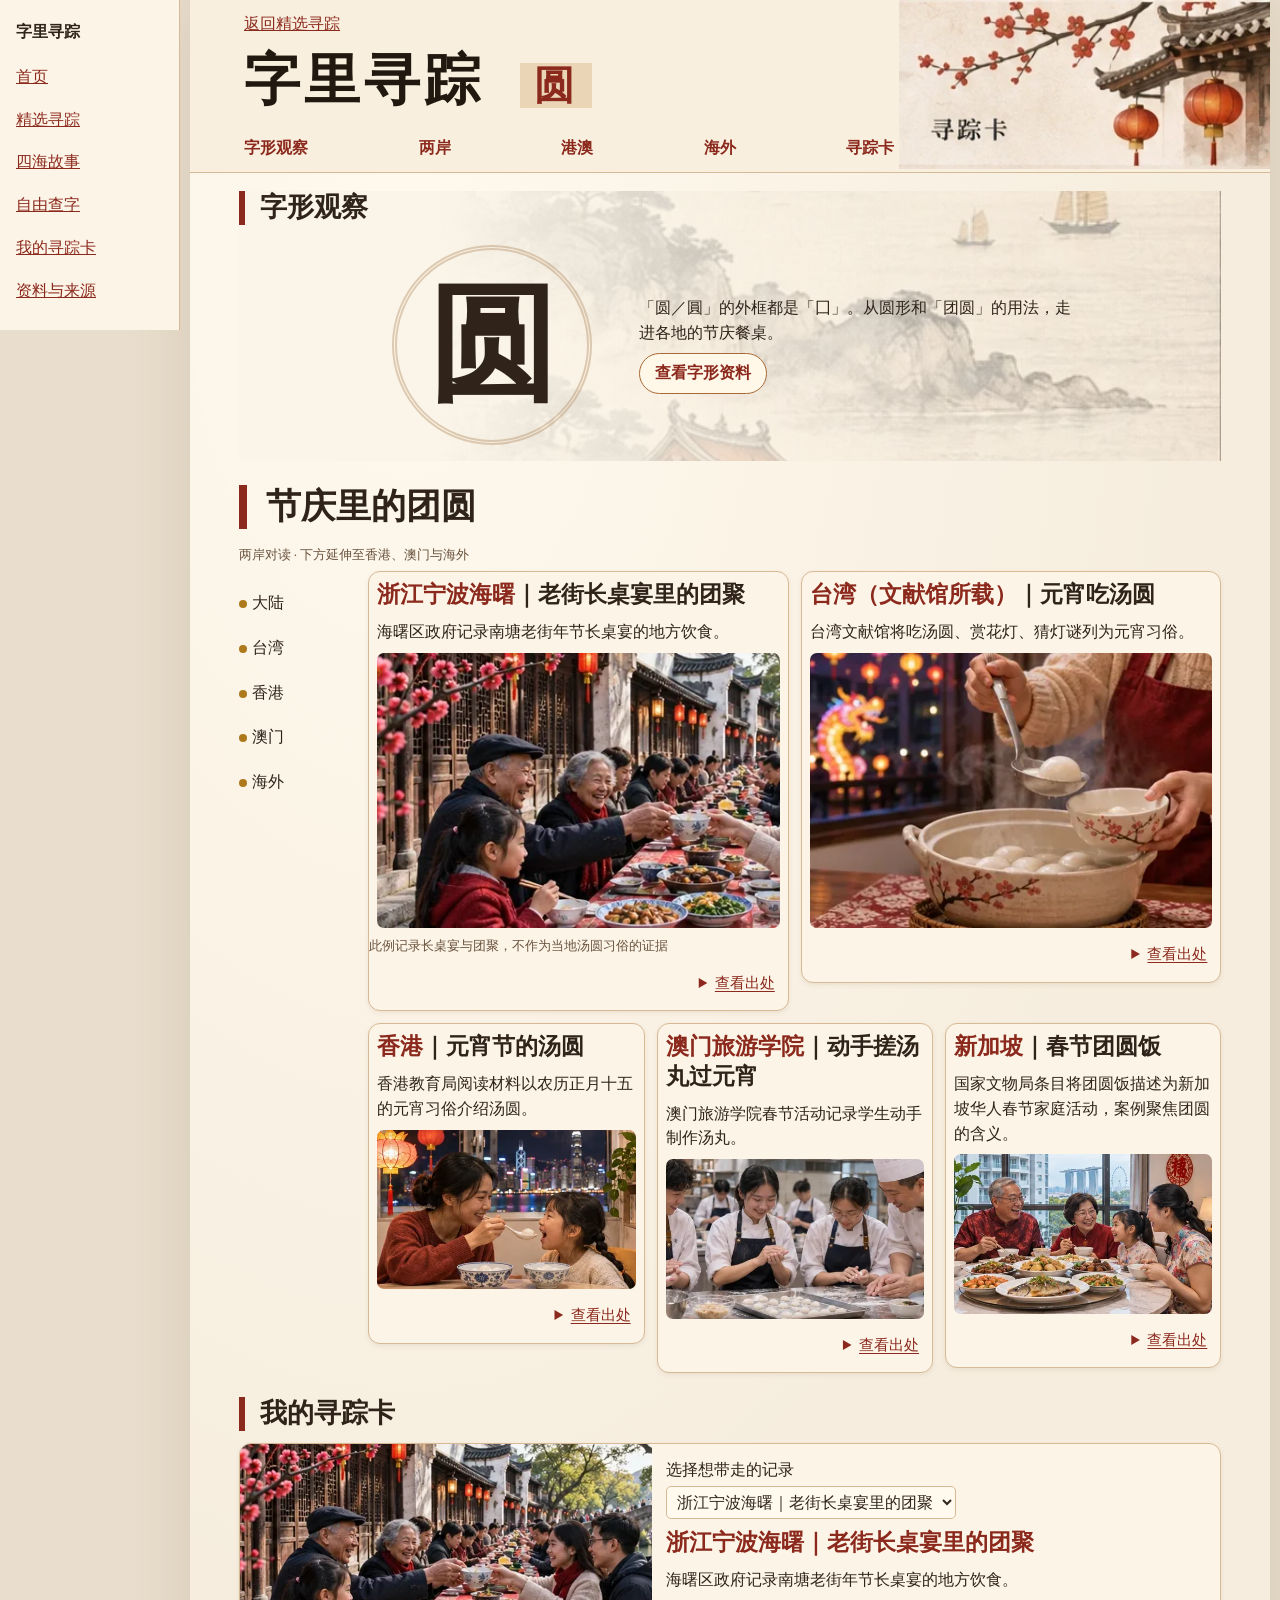
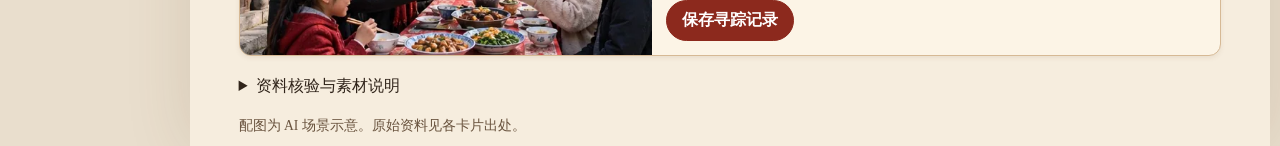
<file: yuan.html>
<!doctype html><html lang="zh-CN"><head><meta charset="utf-8"><meta name="viewport" content="width=device-width, initial-scale=1"><title>圆 · 节庆里的团圆</title><link rel="stylesheet" href="style.css"><style>.demo-shell{display:grid;grid-template-columns:180px minmax(0,1fr);max-width:1280px;margin:auto;align-items:start}.page{width:100%}.directory{position:sticky;top:0;background:#fcf4e6;padding:20px 16px;border-right:1px solid var(--line)}.directory nav{display:grid;gap:6px;margin-top:14px}.directory a{padding:6px 0}#sources{margin-top:18px;scroll-margin-top:145px}.demo-caption{font-size:.82rem;color:#69533e}.tile img{object-position:var(--crop,50%)}
@media(max-width:750px){.demo-shell{display:block}.directory{position:static}.directory nav{grid-template-columns:repeat(3,1fr)}.tile p{display:block}header nav{flex-wrap:wrap}}</style><style>
.story-evidence{margin:0 10px 10px;font-size:.95rem}
.story-evidence summary{color:#8c291e;text-align:right;padding:6px 3px;cursor:pointer;text-decoration:underline;text-underline-offset:3px}
.story-evidence-content{background:#fff9ee;border-top:1px solid #dbc4a7;padding:12px;line-height:1.6}
.story-evidence dl,.story-evidence dd,.story-evidence blockquote{margin:0}
.story-evidence dt{color:#75412a;font-size:.84rem;font-weight:700}
.story-evidence dd{margin-bottom:10px}
.story-evidence blockquote{border-left:2px solid #b77e55;padding-left:10px}
.story-evidence p{margin:0}
.story-evidence-content>a{font-weight:700}
.pair:has(.story-evidence),.extras:has(.story-evidence){align-items:start}
@media(max-width:540px){.pair:has(.story-evidence){grid-template-columns:1fr}}
</style></head><body data-character="圆"><div class="demo-shell"><aside class="directory"><strong>字里寻踪</strong><nav aria-label="功能目录"><a href="./">首页</a><a href="featured.html">精选寻踪</a><a href="regions.html">四海故事</a><a href="#story-lookup" data-open-story-lookup aria-controls="story-lookup" aria-expanded="false">自由查字</a><a href="#keepsake">我的寻踪卡</a><a href="#sources">资料与来源</a></nav></aside><div class="page"><header><a href="featured.html">返回精选寻踪</a><div class="brand">字里寻踪 <span>圆</span></div><nav aria-label="章节"><a href="#form">字形观察</a><a href="#strait">两岸</a><a href="#yuan-3">港澳</a><a href="#yuan-5">海外</a><a href="#keepsake">寻踪卡</a></nav></header>
<main><style>
.story-lookup{scroll-margin-top:130px;background:#fcf7ed;border:1px solid #d9c5ac;border-radius:12px;padding:clamp(10px,3vw,22px);margin:0 0 20px}
.story-lookup[hidden]{display:none}
.story-lookup-heading{display:flex;align-items:center;justify-content:space-between;gap:8px;margin-bottom:8px}
.story-lookup-heading h2{margin:0}
.story-lookup-heading button{border:1px solid #d9c5ac;border-radius:999px;background:#fffaf2;color:#8c291d;min-height:44px;padding:4px 12px;white-space:nowrap}
.story-lookup-form{display:grid;grid-template-columns:minmax(0,1fr) 62px 54px;max-width:550px;min-height:44px;border:1px solid #d9c5ac;border-radius:999px;background:#fffbf3}
.story-lookup-form>*{min-width:0;width:100%;font:inherit;border:0;background:transparent;color:#8c291d;white-space:nowrap;padding:4px 6px}
.story-lookup-form input{color:#30241a;border-radius:999px 0 0 999px;padding-left:12px}
.story-lookup-form button{border-radius:0 999px 999px 0}
.story-lookup-form :focus-visible{outline:2px solid #8c291d;outline-offset:-2px}
.story-lookup .lookup-result{margin-top:12px;max-width:650px}
</style>
<section id="story-lookup" class="story-lookup" aria-labelledby="story-lookup-title" hidden>
<div class="story-lookup-heading"><h2 id="story-lookup-title">自由查字</h2><button type="button" id="close-story-lookup">收起查字</button></div>
<form class="story-lookup-form" id="story-lookup-form" role="search"><input id="hanzi" aria-label="输入一个汉字" placeholder="查一个感兴趣的字" autocomplete="off" enterkeyhint="search"><select id="featured-word" aria-label="快速选择精选汉字"><option value="">选字</option><option value="年">年</option><option value="门">门</option><option value="茶">茶</option><option value="船">船</option><option value="灯">灯</option><option value="圆">圆</option></select><button type="submit">查询</button></form>
<section id="lookup-result" class="lookup-result" hidden>
<h2 id="word"></h2><p id="status" role="status"></p><div id="definitions"></div>
<p><a id="source" target="_blank" rel="noopener">查看萌典原词条</a></p>
<button id="retry" type="button" hidden>重新查询</button> <a id="story">查看精选故事</a>
</section>
</section><section id="form"><h2>字形观察</h2><div class="observation"><div class="glyph">圆</div><div><p>「圆／圓」的外框都是「囗」。从圆形和「团圆」的用法，走进各地的节庆餐桌。</p><button class="outline" id="open-glyph" type="button" aria-haspopup="dialog" aria-controls="glyph-dialog">查看字形资料</button></div></div></section>
<section id="strait"><h1>节庆里的团圆</h1><p class="demo-caption">两岸对读 · 下方延伸至香港、澳门与海外</p><div class="journey"><nav class="route" aria-label="地区"><button type="button" data-record="yuan-1">大陆</button><button type="button" data-record="yuan-2">台湾</button><button type="button" data-record="yuan-3">香港</button><button type="button" data-record="yuan-4">澳门</button><button type="button" data-record="yuan-5">海外</button></nav><div><div class="pair"><article class="tile" id="yuan-1" style="--crop:20%"><button type="button" data-record="yuan-1"><h3><strong>浙江宁波海曙</strong>｜老街长桌宴里的团聚</h3><p>海曙区政府记录南塘老街年节长桌宴的地方饮食。</p><img src="yuan-1-regional.webp" alt="主题场景示意"></button><p class="demo-caption">此例记录长桌宴与团聚，不作为当地汤圆习俗的证据</p><details class="story-evidence"><summary>查看出处</summary><div class="story-evidence-content"><dl><dt>故事细节</dt><dd>海曙区政府记录南塘老街年节长桌宴的地方饮食。</dd><dt>原文定位</dt><dd>长桌宴飘香南塘老街 · 活动正文</dd></dl><p>核验状态 · 此例记录长桌宴与团聚，不作为当地汤圆习俗的证据。当前材料记录的是长桌宴，汤圆细节待补。</p><a href="https://www.haishu.gov.cn/col/col1229826296/art/2026/art_8dc2da0a59c97414d99a1f926ed83935.html" target="_blank" rel="noopener">打开原文 →</a></div></details></article><article class="tile" id="yuan-2" style="--crop:40%"><button type="button" data-record="yuan-2"><h3><strong>台湾（文献馆所载）</strong>｜元宵吃汤圆</h3><p>台湾文献馆将吃汤圆、赏花灯、猜灯谜列为元宵习俗。</p><img src="yuan-2-regional.webp" alt="主题场景示意"></button><details class="story-evidence"><summary>查看出处</summary><div class="story-evidence-content"><dl><dt>故事细节</dt><dd>台湾文献馆将吃汤圆、赏花灯、猜灯谜列为元宵习俗。</dd><dt>原文定位</dt><dd>元宵夜 · 民俗说明</dd></dl><a href="https://www.th.gov.tw/Epaper_Content/237/10008/" target="_blank" rel="noopener">打开原文 →</a></div></details></article></div><div class="extras"><article class="tile" id="yuan-3" style="--crop:50%"><button type="button" data-record="yuan-3"><h3><strong>香港</strong>｜元宵节的汤圆</h3><p>香港教育局阅读材料以农历正月十五的元宵习俗介绍汤圆。</p><img src="yuan-3-regional.webp" alt="主题场景示意"></button><details class="story-evidence"><summary>查看出处</summary><div class="story-evidence-content"><dl><dt>故事细节</dt><dd>香港教育局阅读材料以农历正月十五的元宵习俗介绍汤圆。</dd><dt>原文定位</dt><dd>农历正月十五是中国传统的元宵节 · 阅读材料</dd></dl><a href="https://sense.edb.gov.hk/uploads/content/spld/chinese_read_write_summer_2.pdf" target="_blank" rel="noopener">打开原文 →</a></div></details></article><article class="tile" id="yuan-4" style="--crop:75%"><button type="button" data-record="yuan-4"><h3><strong>澳门旅游学院</strong>｜动手搓汤丸过元宵</h3><p>澳门旅游学院春节活动记录学生动手制作汤丸。</p><img src="yuan-4-regional.webp" alt="主题场景示意"></button><details class="story-evidence"><summary>查看出处</summary><div class="story-evidence-content"><dl><dt>故事细节</dt><dd>澳门旅游学院春节活动记录学生动手制作汤丸。</dd><dt>原文定位</dt><dd>承传中华文化 澳旅院一系列新春活动送鼠迎牛 · 元宵汤丸活动段落</dd></dl><a href="https://www.gov.mo/zh-hant/news/367523/" target="_blank" rel="noopener">打开原文 →</a></div></details></article><article class="tile" id="yuan-5" style="--crop:100%"><button type="button" data-record="yuan-5"><h3><strong>新加坡</strong>｜春节团圆饭</h3><p>国家文物局条目将团圆饭描述为新加坡华人春节家庭活动，案例聚焦团圆的含义。</p><img src="yuan-5-regional.webp" alt="主题场景示意"></button><details class="story-evidence"><summary>查看出处</summary><div class="story-evidence-content"><dl><dt>故事细节</dt><dd>国家文物局条目将团圆饭描述为新加坡华人春节家庭活动，案例聚焦团圆的含义。</dd><dt>原文定位</dt><dd>Chinese New Year · 团圆饭段落</dd></dl><a href="https://www.roots.gov.sg/ich-landing/ich/chinese-new-year" target="_blank" rel="noopener">打开原文 →</a></div></details></article></div></div></div></section>
<section id="keepsake"><h2>我的寻踪卡</h2><div class="keepsake"><img id="keepsake-image" src="yuan-1-regional.webp" alt="主题场景示意"><div class="note"><label for="place">选择想带走的记录</label><select id="place"><option value="yuan-1">浙江宁波海曙｜老街长桌宴里的团聚</option><option value="yuan-2">台湾（文献馆所载）｜元宵吃汤圆</option><option value="yuan-3">香港｜元宵节的汤圆</option><option value="yuan-4">澳门旅游学院｜动手搓汤丸过元宵</option><option value="yuan-5">新加坡｜春节团圆饭</option></select><h3 id="selected-title"></h3><p id="selected-detail" aria-live="polite"></p><button class="solid" id="save">保存寻踪记录</button></div></div></section>
<details id="sources"><summary>资料核验与素材说明</summary><ul><li>浙江宁波海曙 · <a href="https://www.haishu.gov.cn/col/col1229826296/art/2026/art_8dc2da0a59c97414d99a1f926ed83935.html">长桌宴飘香南塘老街</a> · 活动正文 · 此例记录长桌宴与团聚，不作为当地汤圆习俗的证据</li><li>台湾（文献馆所载） · <a href="https://www.th.gov.tw/Epaper_Content/237/10008/">元宵夜</a> · 民俗说明</li><li>香港 · <a href="https://sense.edb.gov.hk/uploads/content/spld/chinese_read_write_summer_2.pdf">农历正月十五是中国传统的元宵节</a> · 阅读材料</li><li>澳门旅游学院 · <a href="https://www.gov.mo/zh-hant/news/367523/">承传中华文化 澳旅院一系列新春活动送鼠迎牛</a> · 元宵汤丸活动段落</li><li>新加坡 · <a href="https://www.roots.gov.sg/ich-landing/ich/chinese-new-year">Chinese New Year</a> · 团圆饭段落</li></ul></details><footer>配图为 AI 场景示意。原始资料见各卡片出处。</footer></main></div></div>
<dialog aria-labelledby="record-title"><form method="dialog"><button class="close" aria-label="关闭记录">×</button></form><img id="record-image" alt="主题场景示意"><div class="record"><h2 id="record-title"></h2><p id="record-body"></p><blockquote id="record-quote"></blockquote><div class="actions"><a id="record-source">查看出处</a><button class="solid" id="keep">加入寻踪卡</button></div></div></dialog>
<script id="records" type="application/json">[{"id":"yuan-1","hanzi":"圆／圓","region":"大陆","place":"浙江宁波海曙","title":"老街长桌宴里的团聚","body":"海曙区政府记录南塘老街年节长桌宴的地方饮食。","source_title":"长桌宴飘香南塘老街","source_section":"活动正文","source_url":"https://www.haishu.gov.cn/col/col1229826296/art/2026/art_8dc2da0a59c97414d99a1f926ed83935.html","status":"此例记录长桌宴与团聚，不作为当地汤圆习俗的证据","material_use":"中文摘要；不转载原图，引用时附出处","short":"老街长桌宴里的团聚","recorded_action":"海曙区政府记录南塘老街年节长桌宴的地方饮食。","image":"yuan-1-regional.webp"},{"id":"yuan-2","hanzi":"圆／圓","region":"台湾","place":"台湾（文献馆所载）","title":"元宵吃汤圆","body":"台湾文献馆将吃汤圆、赏花灯、猜灯谜列为元宵习俗。","source_title":"元宵夜","source_section":"民俗说明","source_url":"https://www.th.gov.tw/Epaper_Content/237/10008/","status":"来源已定位","material_use":"中文摘要；不转载原图，引用时附出处","short":"元宵吃汤圆","recorded_action":"台湾文献馆将吃汤圆、赏花灯、猜灯谜列为元宵习俗。","image":"yuan-2-regional.webp"},{"id":"yuan-3","hanzi":"圆／圓","region":"香港","place":"香港","title":"元宵节的汤圆","body":"香港教育局阅读材料以农历正月十五的元宵习俗介绍汤圆。","source_title":"农历正月十五是中国传统的元宵节","source_section":"阅读材料","source_url":"https://sense.edb.gov.hk/uploads/content/spld/chinese_read_write_summer_2.pdf","status":"来源已定位","material_use":"中文摘要；不转载原图，引用时附出处","short":"元宵节的汤圆","recorded_action":"香港教育局阅读材料以农历正月十五的元宵习俗介绍汤圆。","image":"yuan-3-regional.webp"},{"id":"yuan-4","hanzi":"圆／圓","region":"澳门","place":"澳门旅游学院","title":"动手搓汤丸过元宵","body":"澳门旅游学院春节活动记录学生动手制作汤丸。","source_title":"承传中华文化 澳旅院一系列新春活动送鼠迎牛","source_section":"元宵汤丸活动段落","source_url":"https://www.gov.mo/zh-hant/news/367523/","status":"来源已定位","material_use":"中文摘要；不转载原图，引用时附出处","short":"动手搓汤丸过元宵","recorded_action":"澳门旅游学院春节活动记录学生动手制作汤丸。","image":"yuan-4-regional.webp"},{"id":"yuan-5","hanzi":"圆／圓","region":"海外","place":"新加坡","title":"春节团圆饭","body":"国家文物局条目将团圆饭描述为新加坡华人春节家庭活动，案例聚焦团圆的含义。","source_title":"Chinese New Year","source_section":"团圆饭段落","source_url":"https://www.roots.gov.sg/ich-landing/ich/chinese-new-year","status":"来源已定位","material_use":"中文摘要；不转载原图，引用时附出处","short":"春节团圆饭","recorded_action":"国家文物局条目将团圆饭描述为新加坡华人春节家庭活动，案例聚焦团圆的含义。","image":"yuan-5-regional.webp"}]</script><script src="demo.js"></script><script>const sources=document.getElementById('sources');function revealSources(){if(location.hash==='#sources')sources.open=true;}addEventListener('hashchange',revealSources);revealSources();</script><style>
#glyph-dialog{width:min(92vw,620px);max-height:88vh;padding:22px;box-sizing:border-box;overflow:auto}
#glyph-dialog .glyph-preview-head{display:flex;align-items:start;justify-content:space-between;gap:12px}
#glyph-dialog .glyph-close{min-width:44px;min-height:44px;background:transparent;border:1px solid currentColor;border-radius:50%;font:inherit;cursor:pointer}
#glyph-dialog .glyph-forms{display:flex;flex-wrap:wrap;justify-content:center;gap:12px;margin:16px 0}
#glyph-dialog .glyph-form{flex:1 1 110px;text-align:center}
#glyph-dialog .glyph-large{display:block;font:clamp(82px,26vw,190px)/1.15 KaiTi,STKaiti,serif;color:#8c291d}
#glyph-dialog p{margin:14px 0}
</style>
<dialog id="glyph-dialog" aria-labelledby="glyph-title">
  <div class="glyph-preview-head"><h2 id="glyph-title">「圆」字形观察</h2><form method="dialog"><button type="submit" class="glyph-close" aria-label="关闭字形预览">×</button></form></div>
  <div class="glyph-forms"><div class="glyph-form"><span class="glyph-large">圆</span><span>简体</span></div><div class="glyph-form"><span class="glyph-large">圓</span><span>繁体</span></div></div>
  <p>「圆／圓」的外框都是「囗」。从圆形和「团圆」的用法，走进各地的节庆餐桌。</p>
  <a href="https://humanum.arts.cuhk.edu.hk/Lexis/lexi-mf/search.php?word=%E5%9C%86" target="_blank" rel="noopener">打开原始字形资料</a>
</dialog>
<script>
(() => {
  const trigger = document.getElementById('open-glyph');
  const preview = document.getElementById('glyph-dialog');
  trigger.addEventListener('click', () => preview.showModal());
  preview.addEventListener('close', () => trigger.focus({preventScroll: true}));
})();
</script>
<script>
(() => {

const input = document.getElementById('hanzi');
const featuredWord = document.getElementById('featured-word');
const panel = document.getElementById('lookup-result');
const heading = document.getElementById('word');
const status = document.getElementById('status');
const definitions = document.getElementById('definitions');
const source = document.getElementById('source');
const retry = document.getElementById('retry');
const story = document.getElementById('story');
const entries = {年:['年','nian.html'],门:['門','men.html'],茶:['茶','cha.html'],船:['船','chuan.html'],灯:['燈','deng.html'],圆:['圓','yuan.html']};
for (const character of ['门', '灯', '圆']) {
  entries[entries[character][0]] = entries[character];
}
let active;
async function lookup() {
  active?.abort();
  active = null;
  const word = input.value.trim();
  panel.hidden = false;
  definitions.replaceChildren();
  retry.hidden = true;
  source.hidden = true;
  story.hidden = true;
  heading.textContent = '';
  if (!/^\p{Script=Han}$/u.test(word)) {
    status.textContent = '请一次输入一个汉字。';
    
    return;
  }
  const [form, storyUrl] = entries[word] ?? [word];
  const controller = new AbortController();
  active = controller;
  const timeout = setTimeout(() => controller.abort(), 10000);
  panel.hidden = false;
  heading.textContent = word;
  status.textContent = '正在查询萌典…';
  definitions.replaceChildren();
  retry.hidden = true;
  source.href = 'https://www.moedict.tw/' + encodeURIComponent(form);
  source.hidden = false;
  if (storyUrl) {
    story.href = storyUrl;
    story.hidden = false;
  }
  
  try {
    const response = await fetch('https://www.moedict.tw/uni/' + encodeURIComponent(form), {signal:controller.signal});
    if (active !== controller || input.value.trim() !== word) return;
    if (response.status === 404) {
      status.textContent = '萌典未找到这个字，可尝试另一种简繁写法。';
      return;
    }
    if (!response.ok) throw new Error('Dictionary request failed');
    const entry = await response.json();
    if (active !== controller || input.value.trim() !== word) return;
    if (entry.title !== form || !Array.isArray(entry.heteronyms)) throw new Error('Unexpected entry');
    heading.textContent = word === form ? word : word + ' · 萌典字形「' + form + '」';
    status.textContent = [entry.radical && '部首 ' + entry.radical, entry.stroke_count && '词典字形笔画 ' + entry.stroke_count].filter(Boolean).join('　');
    for (const reading of entry.heteronyms) {
      const paragraph = document.createElement('p');
      paragraph.textContent = [reading.pinyin || reading.bopomofo, (reading.definitions || []).filter(item => item.def).map((item, index) => (index + 1) + '. ' + (item.type ? '[' + item.type + '] ' : '') + item.def + (item.example?.length ? ' 例：' + item.example.join('；') : '')).join('\n')].filter(Boolean).join('　');
      paragraph.style.whiteSpace = 'pre-wrap';
      definitions.append(paragraph);
    }
  } catch {
    if (active !== controller || input.value.trim() !== word) return;
    status.textContent = '暂时无法取得词条，可重试或查看萌典原词条。';
    retry.hidden = false;
  } finally {clearTimeout(timeout);}
}
document.getElementById('story-lookup-form').addEventListener('submit', event => {
  event.preventDefault();
  lookup();
});
featuredWord.addEventListener('change', () => {
  if (!featuredWord.value) return;
  input.value = featuredWord.value;
  lookup();
});
input.addEventListener('input', () => {
  featuredWord.value = '';
  active?.abort();
  active = null;
  panel.hidden = true;
});
retry.addEventListener('click', lookup);

const region = document.getElementById('story-lookup');
const open = document.querySelector('[data-open-story-lookup]');
const close = document.getElementById('close-story-lookup');
let readingPosition;
open.addEventListener('click', event => {
  event.preventDefault();
  event.stopPropagation();
  if (region.hidden) readingPosition = window.scrollY;
  region.hidden = false;
  open.setAttribute('aria-expanded', 'true');
  window.scrollTo(0, window.scrollY + region.getBoundingClientRect().top - 130);
  input.focus({preventScroll: true});
});
function closeLookup() {
  active?.abort();
  active = null;
  region.hidden = true;
  panel.hidden = true;
  open.setAttribute('aria-expanded', 'false');
  open.focus({preventScroll: true});
  window.scrollTo(0, readingPosition ?? 0);
}
close.addEventListener('click', closeLookup);
region.addEventListener('keydown', event => {
  if (event.key === 'Escape') closeLookup();
});
})();
</script></body></html>
</file>
<file: style.css>
:root{color-scheme:light;--ink:#30241a;--red:#8c291d;--line:#d6b995;--paper:#f6edde;font-family:"Noto Serif CJK SC","Songti SC",SimSun,serif}
*{box-sizing:border-box}html{scroll-behavior:smooth}body{margin:0;background:#e9decd;color:var(--ink);font-size:1rem;line-height:1.55}a{color:var(--red)}button,select{font:inherit}button{cursor:pointer}a:focus-visible,button:focus-visible,select:focus-visible{outline:3px solid #a35a23;outline-offset:3px}.page{max-width:1080px;margin:auto;background:radial-gradient(ellipse at 20% 15%,#fff9ee,transparent 65%),var(--paper);box-shadow:0 0 60px #62422525}
header{position:sticky;top:0;z-index:2;background:#f8efdf url(lantern.webp) right top/auto 98% no-repeat;padding:12px 5% 0;border-bottom:1px solid var(--line)}.brand{color:#21180f;font-size:clamp(1.8rem,5vw,3.5rem);font-weight:900;letter-spacing:.07em;text-decoration:none}.brand span{font-size:.72em;color:var(--red);margin-left:.45em;padding:0 .35em;background:#dfbe9485}header nav{display:flex;max-width:650px;justify-content:space-between;gap:8px;padding:5px 0}header nav a{text-decoration:none;font-weight:bold;padding:7px 0}
main{padding:18px 4.5% 10px}section,article{scroll-margin-top:135px}h1,h2,h3,p{margin:0 0 .45em}h1,h2{line-height:1.24;border-left:.23em solid var(--red);padding-left:.55em}h1{font-size:clamp(1.25rem,3.5vw,2.2rem)}h2{font-size:clamp(1.18rem,3vw,1.7rem)}#form{background:linear-gradient(90deg,#fbf5e9 20%,#fbf5e94a),url(coast.webp) right center/cover;margin-bottom:24px}.observation{display:grid;grid-template-columns:minmax(110px,32%) minmax(0,1fr);gap:5%;align-items:center;max-width:700px;margin:auto;padding:8px 0 16px}.glyph{justify-self:center;display:grid;place-items:center;width:clamp(105px,18vw,200px);aspect-ratio:1;border:5px double #b691676f;border-radius:50%;font:bold clamp(4.1rem,10vw,8.4rem)/1 KaiTi,serif}.outline,.solid{display:inline-block;border-radius:999px;padding:.45em .95em;text-decoration:none;border:1px solid #a76938;background:#fff7e7;color:var(--red);font-weight:700}.solid{background:var(--red);color:white;border-color:var(--red)}
.journey{display:grid;grid-template-columns:clamp(58px,12%,110px) minmax(0,1fr);gap:2%}.route{display:flex;flex-direction:column;align-items:start;gap:0;padding-top:10px}.route button{color:var(--ink);padding:10px 0;background:none;border:0;text-align:left;font-size:clamp(.8rem,1.7vw,1rem);min-height:44px}.route button::before{content:"";display:inline-block;width:8px;height:8px;border-radius:50%;background:#ad791b;margin-right:5px}.pair,.extras{display:grid;grid-template-columns:repeat(2,minmax(0,1fr));gap:12px}.extras{grid-template-columns:repeat(3,minmax(0,1fr));margin-top:12px}.tile,.keepsake{border:1px solid var(--line);border-radius:12px;background:#fcf4e6;box-shadow:0 2px 5px #66421c15;overflow:hidden}.tile button{width:100%;text-align:left;background:transparent;border:0;color:inherit;padding:8px;display:block}.tile button:hover{background:#efdfc5}.tile strong{color:var(--red)}h3{line-height:1.3;font-size:clamp(.94rem,2.1vw,1.42rem)}.tile p{margin-bottom:8px}.tile img{width:100%;aspect-ratio:1.46;object-fit:cover;display:block;border-radius:7px}.tile>a{display:block;text-align:right;padding:3px 9px 8px;font-size:.875rem}.extras img{aspect-ratio:1.62}
#keepsake{margin-top:24px}.keepsake{display:grid;grid-template-columns:42% minmax(0,1fr)}.keepsake img{width:100%;height:100%;object-fit:cover}.note{padding:14px}.note select{display:block;max-width:100%;margin:3px 0 9px;color:var(--ink);background:#fff9ee;border:1px solid var(--line);border-radius:5px;padding:6px}.note h3{color:var(--red)}footer{font-size:.85rem;margin-top:16px;color:#69533e}dialog{width:min(92vw,540px);max-height:90dvh;padding:0;background:#fcf4e6;color:var(--ink);border:1px solid var(--line);border-radius:14px}dialog::backdrop{background:#322419a0}dialog img{width:100%;max-height:260px;object-fit:cover;display:block}.record{padding:20px}.actions{display:flex;flex-wrap:wrap;align-items:center;justify-content:space-between;gap:12px}.close{position:absolute;right:8px;top:8px;border:0;border-radius:50%;background:#fff8eb;width:44px;height:44px;font-size:1.5rem}
@media(max-width:540px){header{background-size:auto 65%}main{padding-inline:4%}.journey{grid-template-columns:49px minmax(0,1fr);gap:6px}.route button{font-size:.77rem}.route button::before{width:5px;height:5px;margin-right:3px}.pair,.extras{gap:5px}.tile button{padding:5px}.tile p{display:none}.extras h3{font-size:.825rem}.tile>a{padding-inline:4px;font-size:.8rem}.observation{gap:10px}.keepsake{grid-template-columns:35% minmax(0,1fr)}.note{padding:9px}}

.home-link {
  display: block;
  width: fit-content;
  font-size: .875rem;
  margin-bottom: 4px;
}
</file>
<file: stats-3d.css>
*{box-sizing:border-box}body{margin:0;background:#f7f2e6;color:#193e4b;font:16px/1.65 system-ui,sans-serif}button{font:inherit;color:inherit;cursor:pointer}h1,h2,h3{font-family:KaiTi,SimSun,serif}header{padding:26px 32px;color:#fffae9;background:linear-gradient(100deg,#173f48ef,#29565ba8),url("central-map-clean.webp") center/cover}header h2{font-size:clamp(30px,4vw,44px);margin:3px 0}small{font-size:13px}button:focus-visible{outline:3px solid #a54c35;outline-offset:2px}.atlas{background:#faf7ee}.atlas header{border-radius:2px;padding:26px 32px}.exhibit{padding:24px clamp(16px,3vw,36px);border-bottom:1px solid #cfc5ae}.exhibit h3{font-size:27px;margin-bottom:4px}.spread{display:grid;grid-template-columns:1fr 1.2fr;align-items:center;gap:30px}.lead{font:clamp(38px,5vw,64px)/1.1 Georgia,serif;color:#a04732;display:block;margin:8px 0}.rank{display:grid;grid-template-columns:5.5em 1fr 6.4em;align-items:center;gap:10px;margin:9px 0;font-size:14px}.rank i{display:block;height:12px;background:#819b90;border-radius:1px}.rank:first-child i{background:#b05940}.rank b{text-align:right;font-weight:500}.letters{display:flex;gap:6px;flex-wrap:wrap;margin:14px 0}.letters button{font:24px KaiTi,serif;background:transparent;border:1px solid #c6bda7;padding:7px 16px}.letters button[aria-pressed=true]{background:#234f4c;color:white}.gallery{display:grid;grid-template-columns:repeat(5,1fr);gap:10px}.gallery button{text-align:left;padding:0 0 8px;background:none;border:0;border-bottom:2px solid #d8cdb9}.gallery button[aria-pressed=true]{border-color:#af5036}.gallery img{width:100%;aspect-ratio:1.5;object-fit:cover;display:block;margin-bottom:7px}.gallery small,.gallery b{display:block}.gallery b{font: bold 18px/1.4 KaiTi,serif}.reading{padding:12px 16px;border-left:3px solid #af5036;background:#efe9dc;margin-top:14px}.reading p{margin:4px 0}@media(max-width:700px){.spread{grid-template-columns:1fr;gap:8px}.gallery{grid-template-columns:repeat(2,1fr)}.rank{gap:4px}.letters button{padding:6px 12px}}#loom{margin:20px auto 0;max-width:900px}#loom svg{width:100%;display:block}.loom text{font-family:system-ui,sans-serif}.loom g[role=button]{cursor:pointer}.loom g[role=button]:focus rect{stroke:#9c482d;stroke-width:2}.loom path{transition:opacity .18s}#insight{border-top:1px solid #d5cab3;padding-top:12px;color:#375952}
</file>
